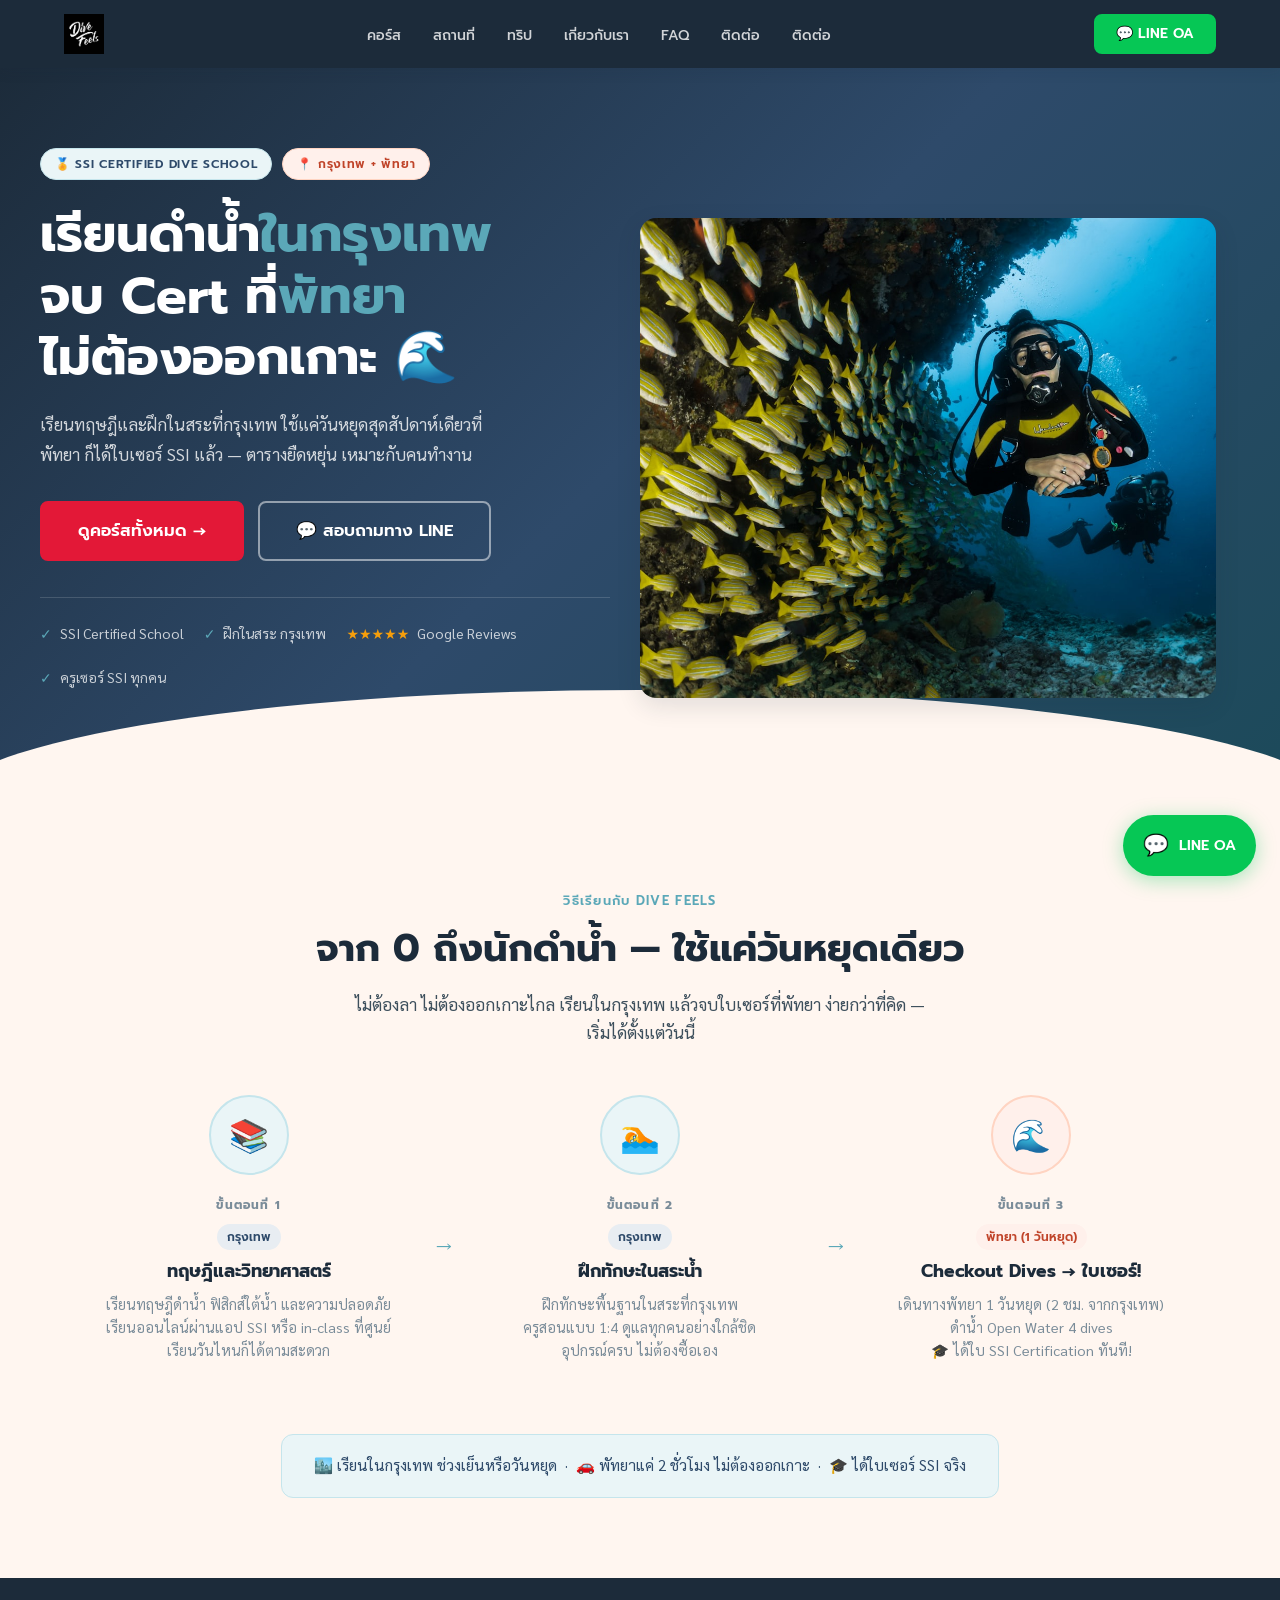
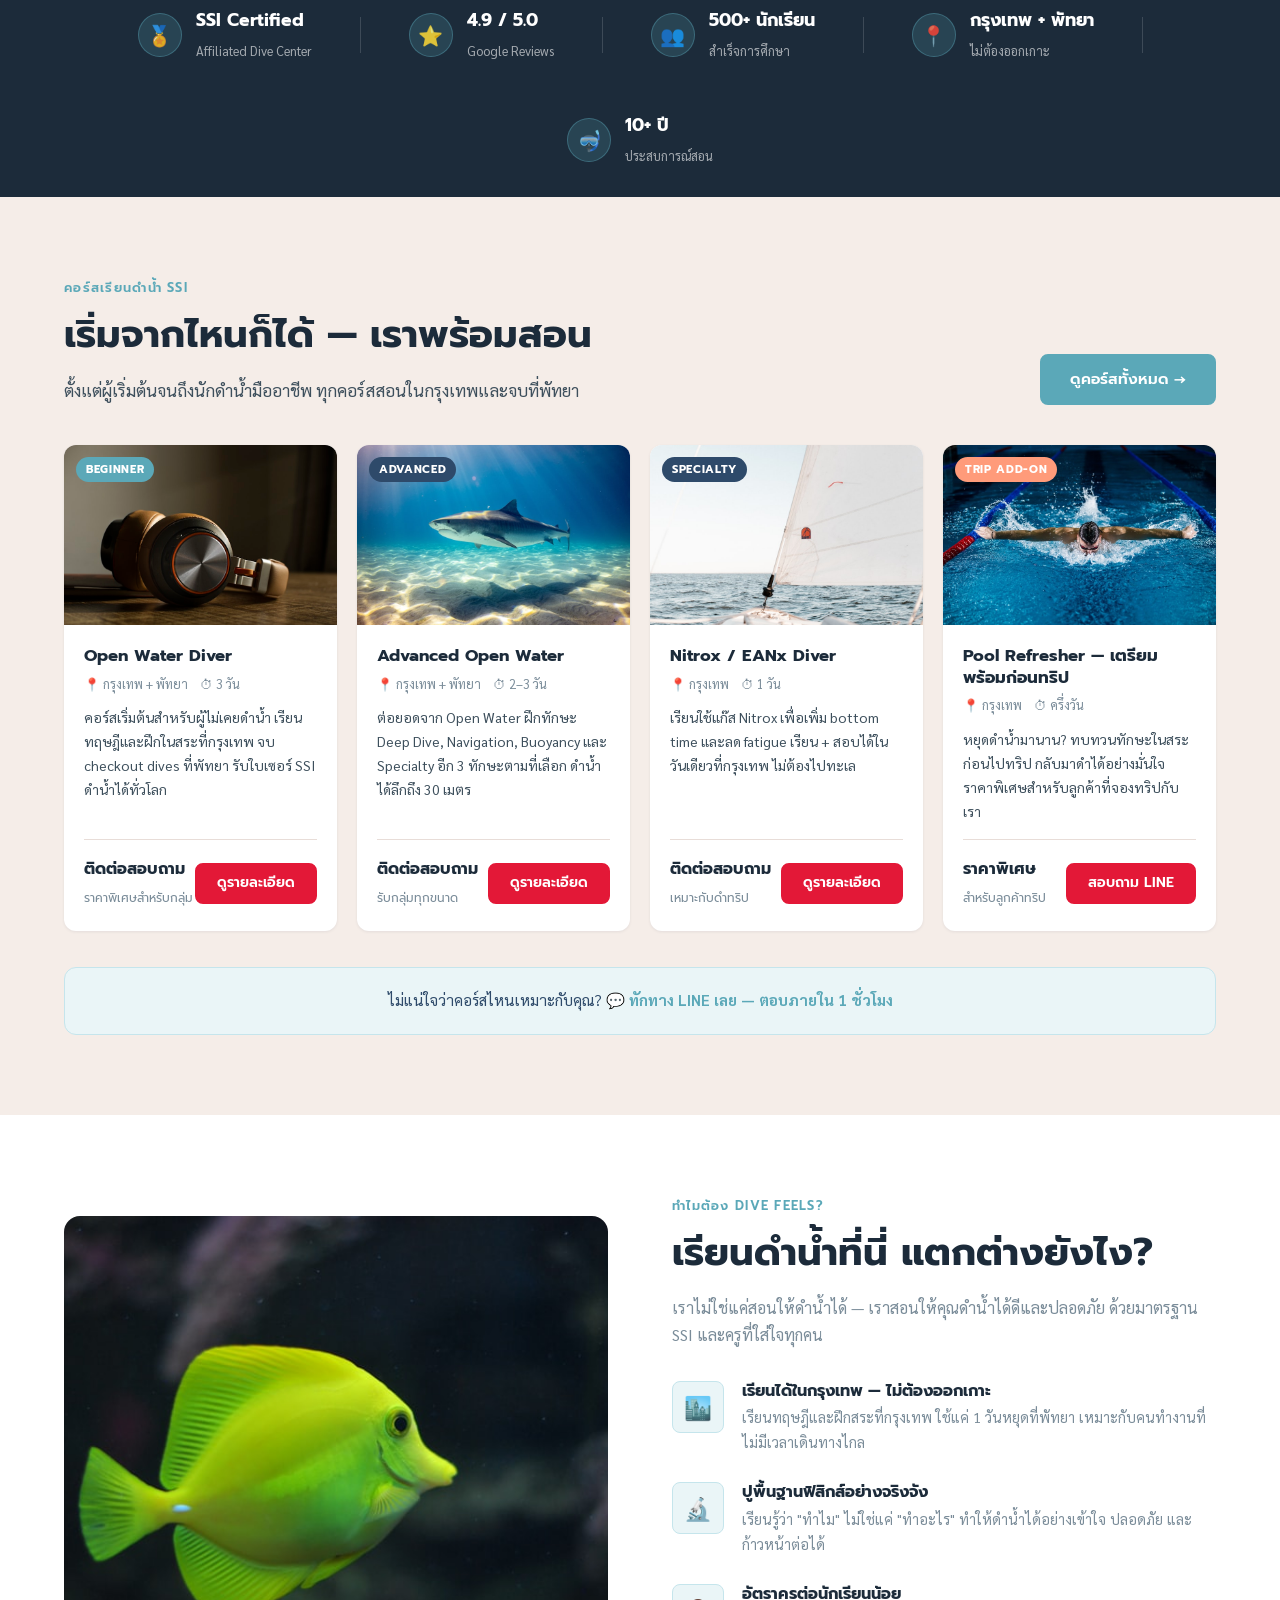
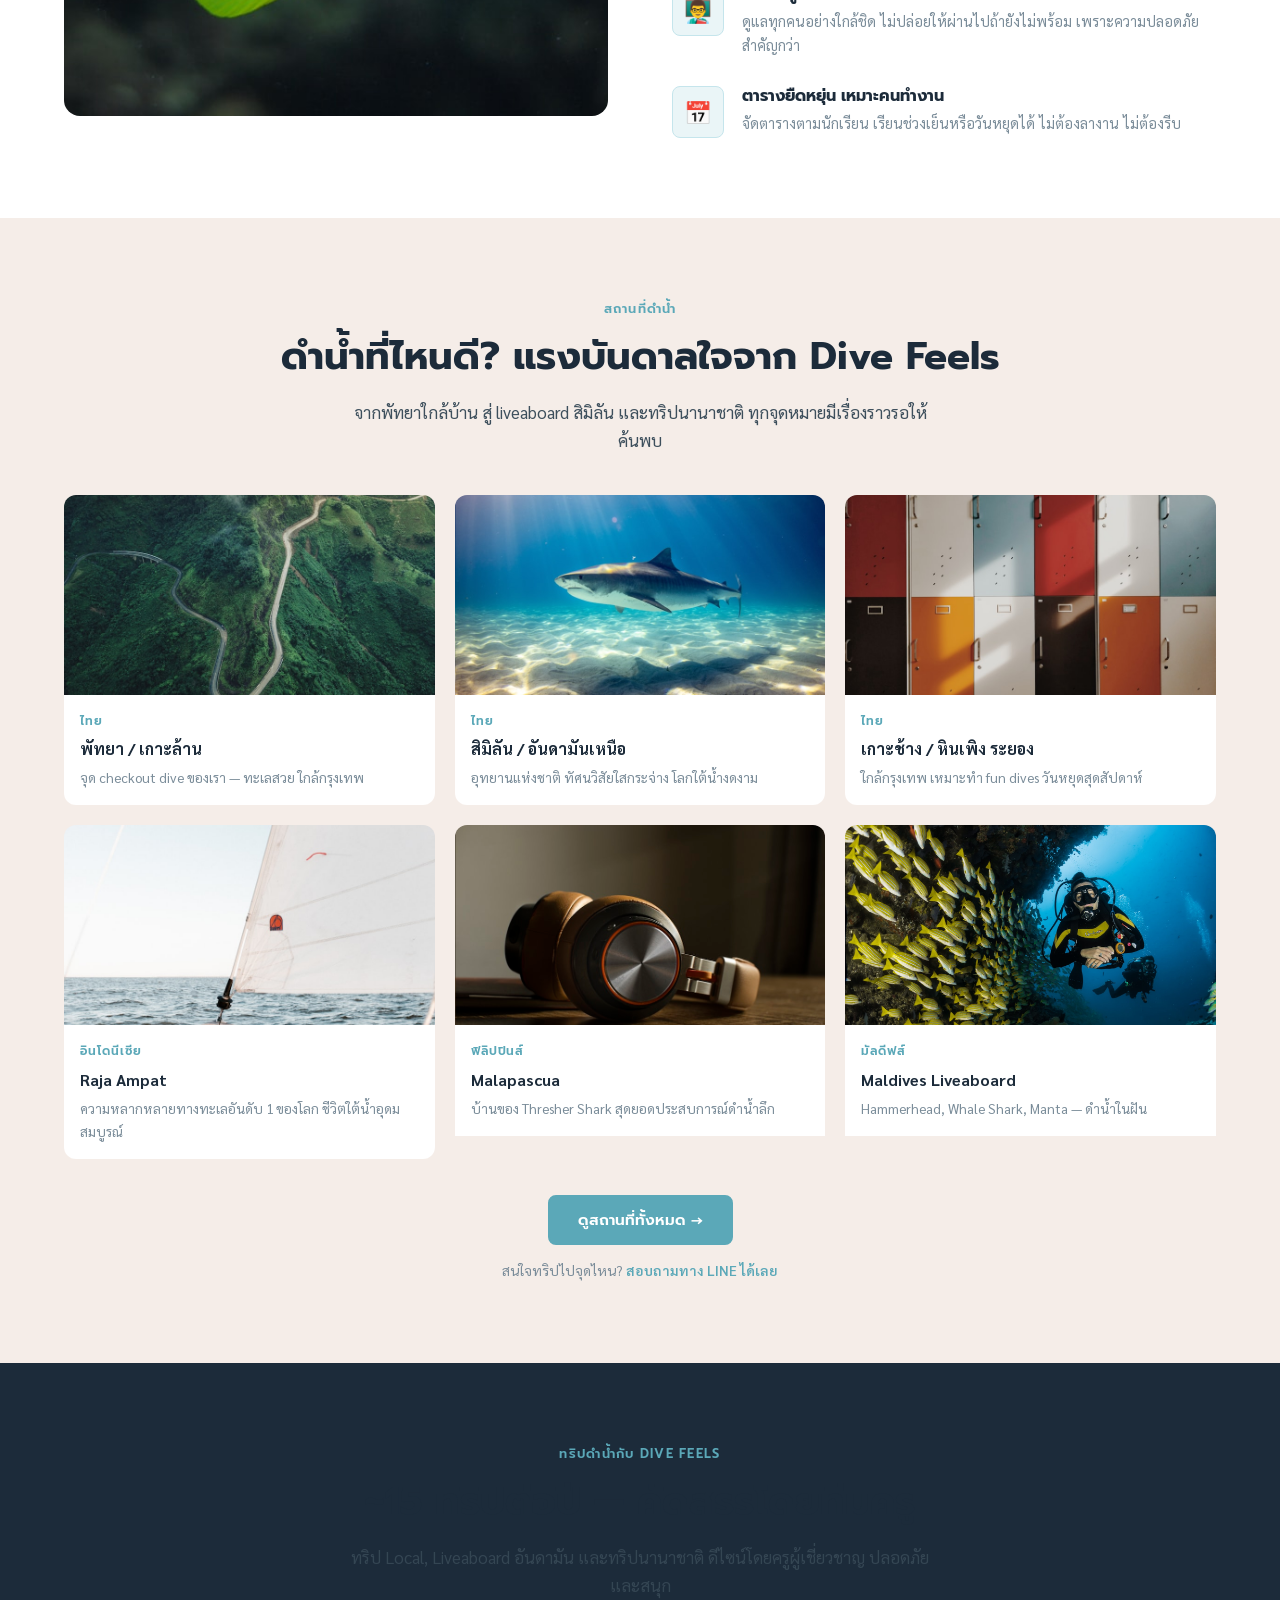
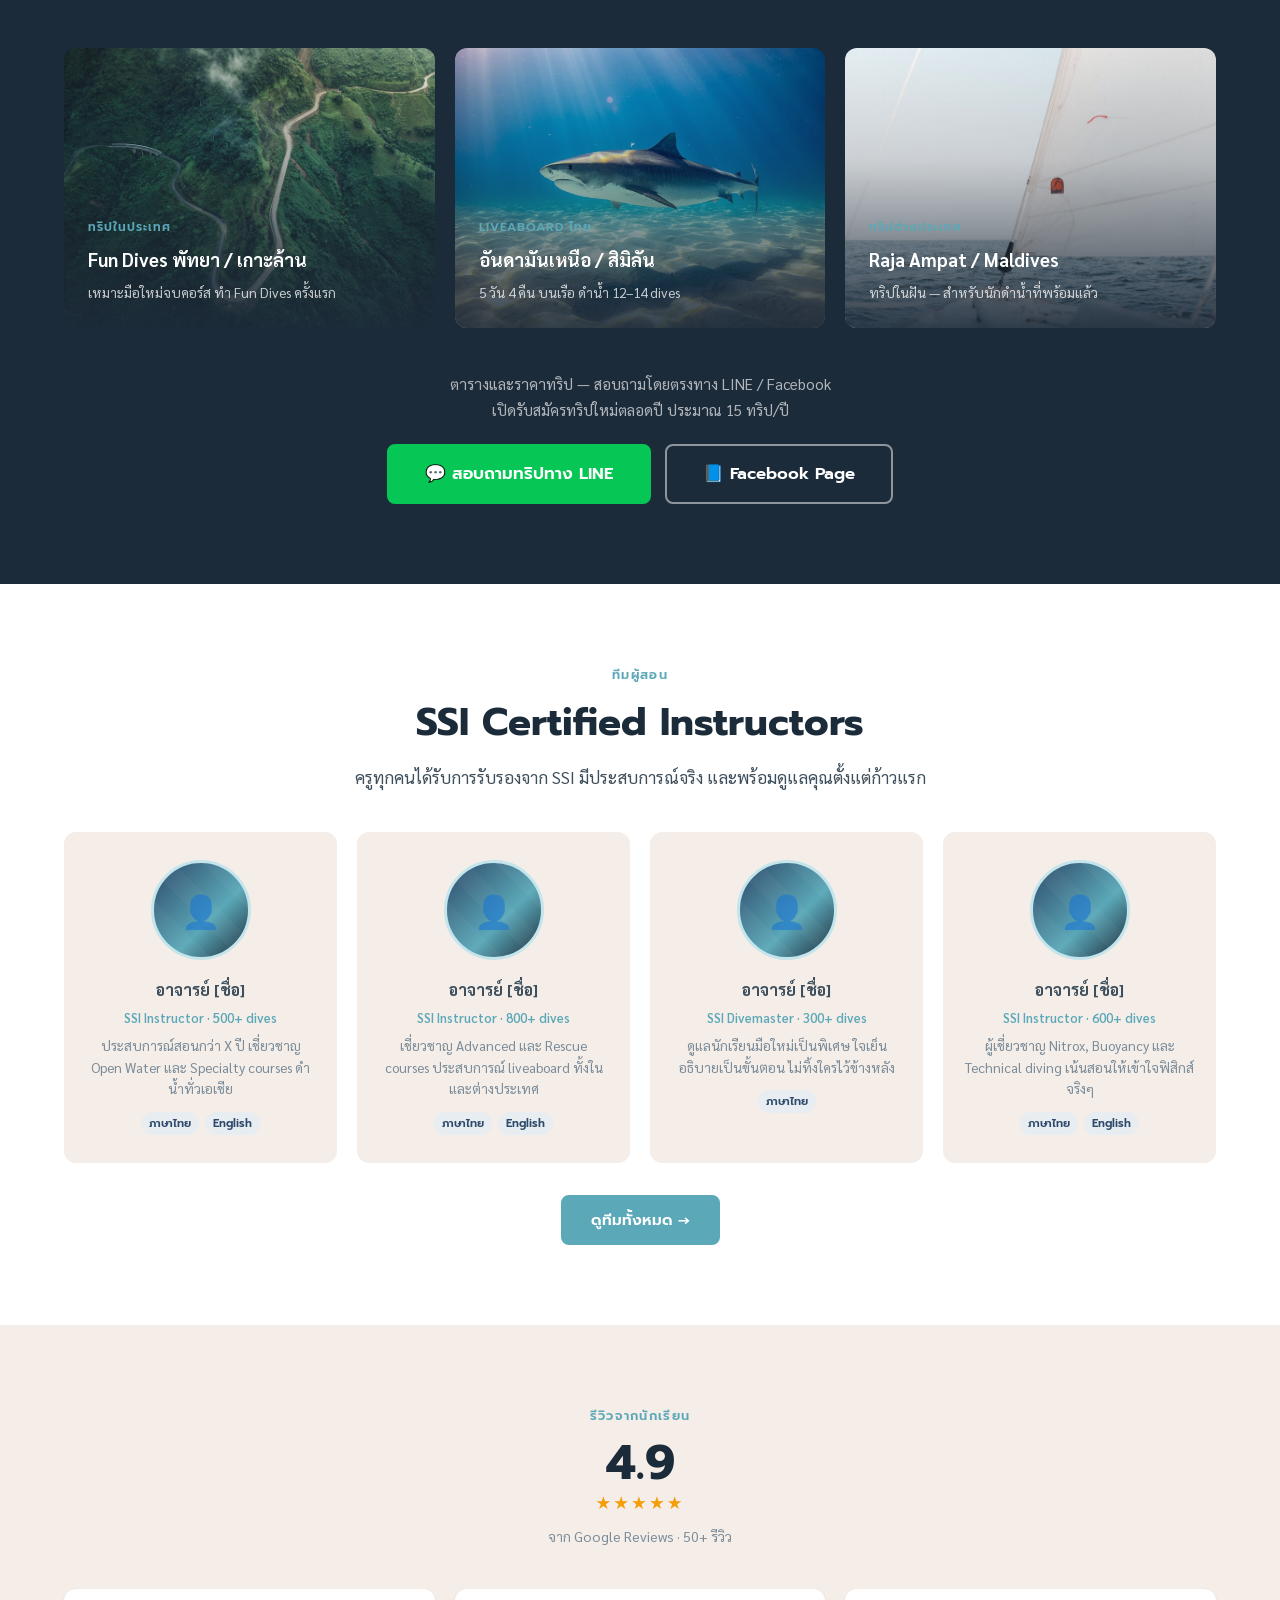
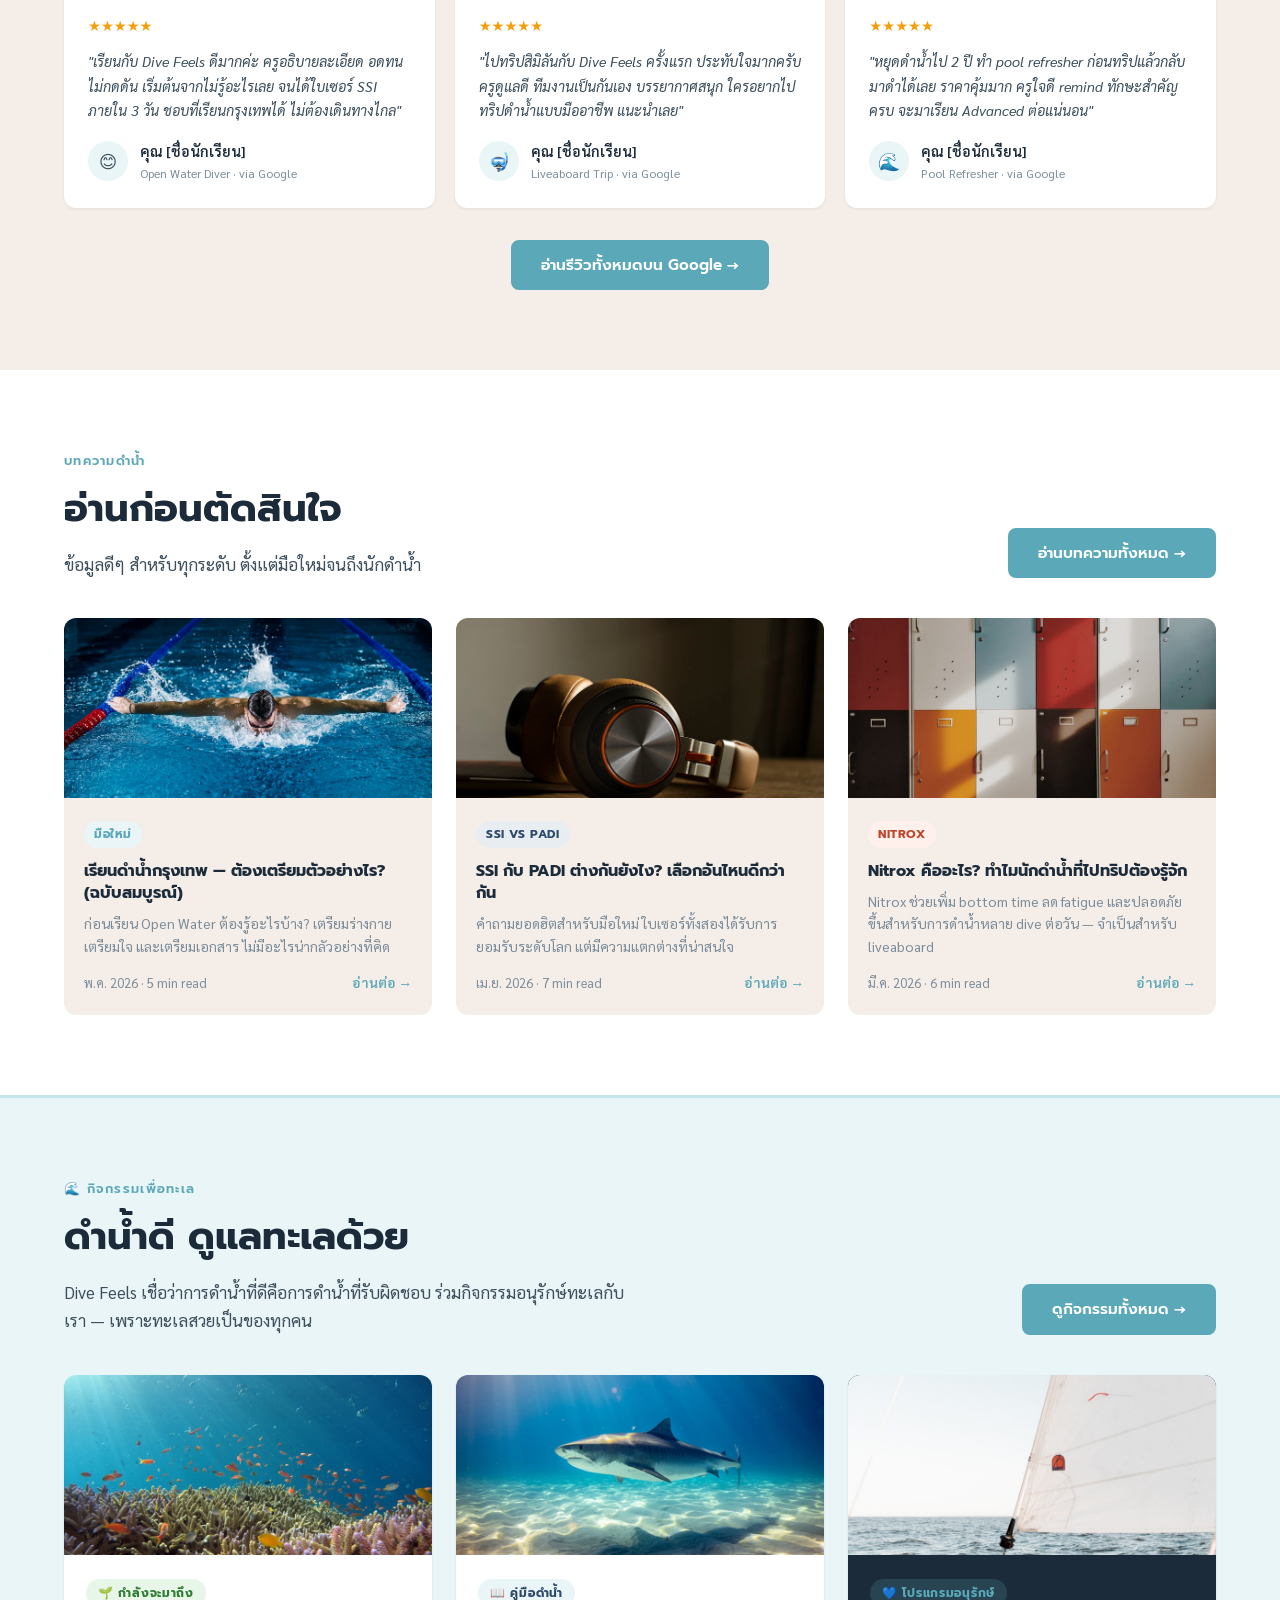
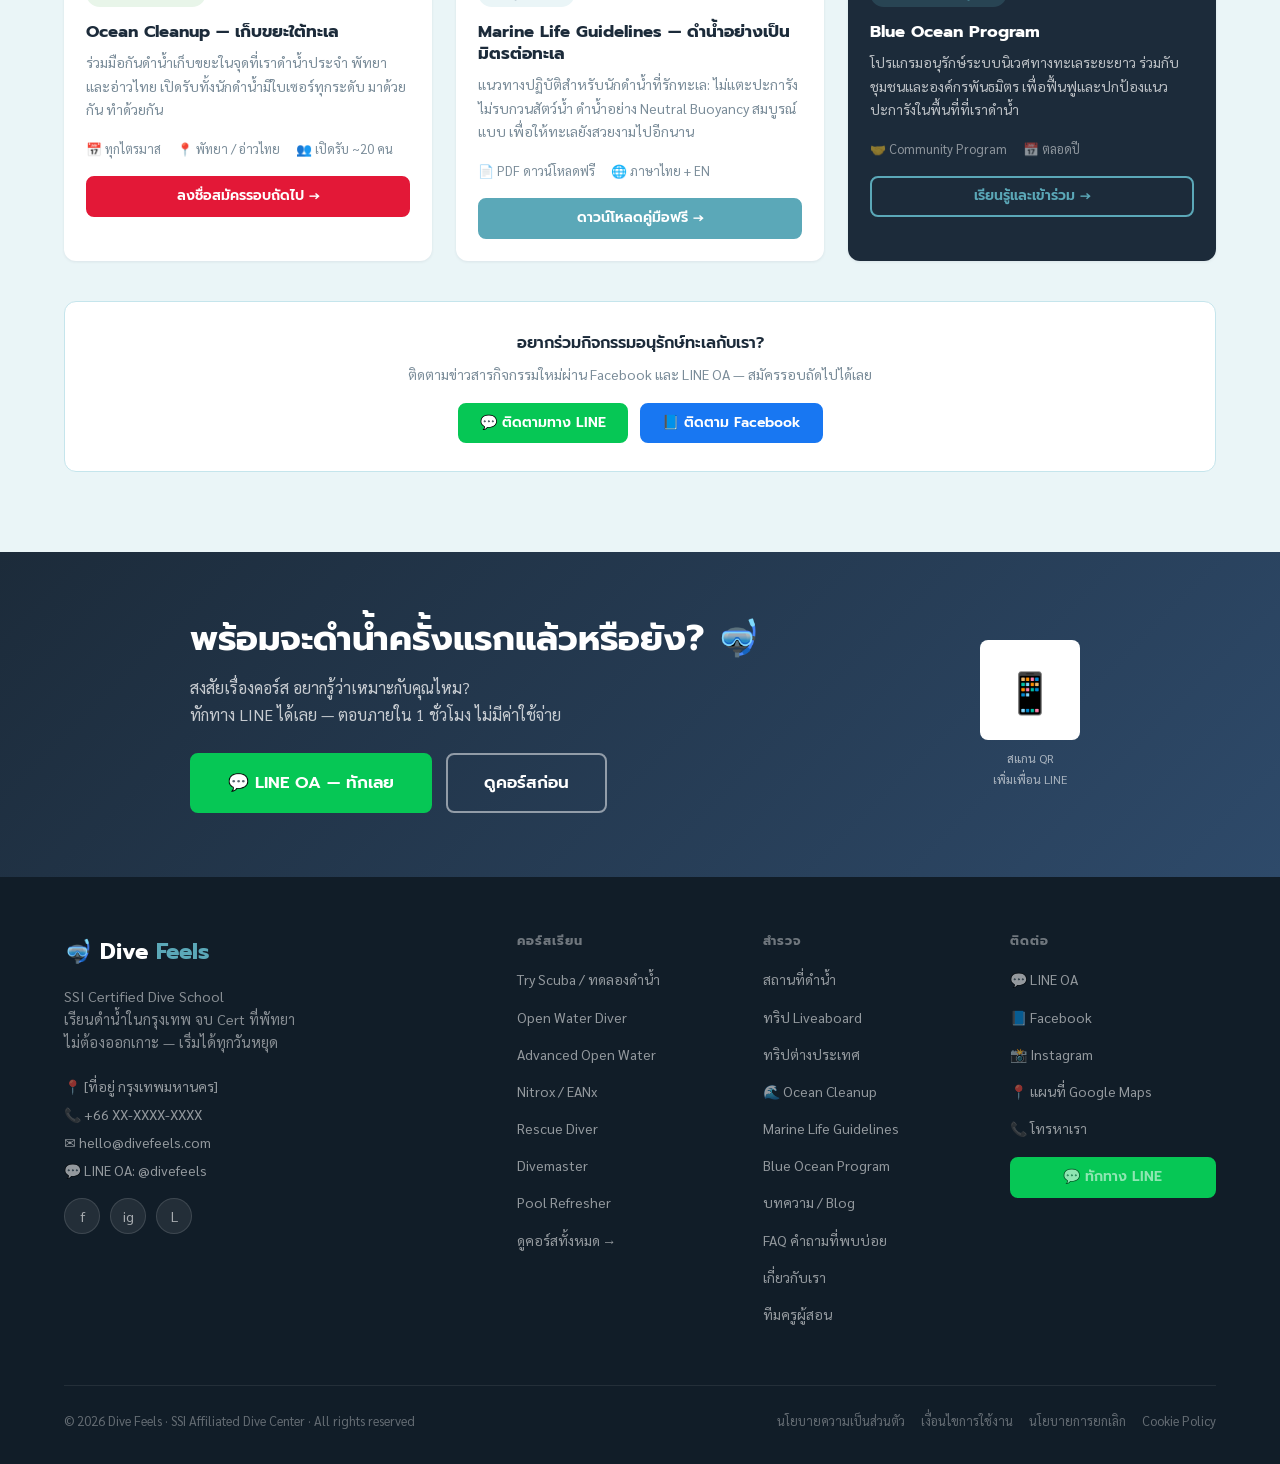
<file: index.html>
<!DOCTYPE html>
<html lang="th">
<head>
  <meta charset="UTF-8">
  <meta name="viewport" content="width=device-width, initial-scale=1.0">
  <title>เรียนดำน้ำกรุงเทพ จบ cert พัทยา | Dive Feels — SSI Certified Dive School</title>
  <meta name="description" content="เรียนดำน้ำในกรุงเทพ ฝึกในสระ จบ cert ที่พัทยา ไม่ต้องออกเกาะ SSI Certified School ตารางยืดหยุ่น ทีมครูมืออาชีพ สอบถามทาง LINE ได้เลย">

  <!-- Google Fonts: Prompt (headings) + Sarabun (body) -->
  <link rel="preconnect" href="https://fonts.googleapis.com">
  <link rel="preconnect" href="https://fonts.gstatic.com" crossorigin>
  <link href="https://fonts.googleapis.com/css2?family=Prompt:wght@400;500;600;700&family=Sarabun:ital,wght@0,300;0,400;0,500;0,600;1,400&display=swap" rel="stylesheet">

  <style>
    /* ══════════════════════════════════════════════
       DESIGN TOKENS (from design-tokens.css)
    ══════════════════════════════════════════════ */
    :root {
      --color-navy-deep:    #1C2B3A;
      --color-navy-ocean:   #2E4A6A;
      --color-teal:         #5BA8B8;
      --color-red:          #E31837;
      --color-coral:        #FF9B7A;
      --color-bg:           #FFF6F0;
      --color-white:        #FFFFFF;
      --color-surface:      #F5EDE8;
      --color-border:       #E8DDD8;
      --color-text-primary: #1C2B3A;
      --color-text-body:    #3D4F5C;
      --color-text-muted:   #7A8C99;
      --color-text-on-dark: #FFFFFF;
      --color-cta:          #E31837;
      --color-cta-hover:    #C4142E;
      --color-link:         #5BA8B8;
      --color-teal-tint-1:  #EAF5F7;
      --color-teal-tint-2:  #C5E5EC;
      --color-coral-tint-1: #FFF0EB;
      --color-navy-tint-1:  #E8EDF2;
      --font-heading: 'Prompt', system-ui, sans-serif;
      --font-body:    'Sarabun', system-ui, sans-serif;
      --shadow-sm: 0 1px 3px rgba(28,43,58,.08);
      --shadow-md: 0 4px 12px rgba(28,43,58,.10);
      --shadow-lg: 0 8px 24px rgba(28,43,58,.12);
      --radius-sm: 4px;
      --radius-md: 8px;
      --radius-lg: 12px;
      --radius-xl: 16px;
      --radius-full: 9999px;
      --transition-base: 250ms ease;
    }

    /* ══════════════════════════════════════════════
       RESET & BASE
    ══════════════════════════════════════════════ */
    *, *::before, *::after { box-sizing: border-box; margin: 0; padding: 0; }
    html { scroll-behavior: smooth; }
    body {
      font-family: var(--font-body);
      font-size: 1rem;
      line-height: 1.7;
      color: var(--color-text-body);
      background: var(--color-bg);
    }
    img { max-width: 100%; height: auto; display: block; }
    a { color: var(--color-link); text-decoration: none; transition: color var(--transition-base); }
    a:hover { color: var(--color-teal); }
    h1,h2,h3,h4,h5 { font-family: var(--font-heading); color: var(--color-text-primary); line-height: 1.3; }

    /* ══════════════════════════════════════════════
       UTILITIES
    ══════════════════════════════════════════════ */
    .container { max-width: 1200px; margin: 0 auto; padding: 0 24px; }
    .section-pad { padding: 80px 0; }
    .section-pad-sm { padding: 56px 0; }
    .text-center { text-align: center; }
    .text-white { color: var(--color-text-on-dark); }
    .badge {
      display: inline-flex; align-items: center; gap: 6px;
      background: var(--color-teal-tint-1); color: var(--color-navy-ocean);
      font-size: .75rem; font-weight: 600; font-family: var(--font-heading);
      letter-spacing: .06em; text-transform: uppercase;
      padding: 5px 14px; border-radius: var(--radius-full);
      border: 1px solid var(--color-teal-tint-2);
    }
    .section-label {
      font-family: var(--font-heading); font-size: .8rem; font-weight: 600;
      letter-spacing: .1em; text-transform: uppercase; color: var(--color-teal);
      margin-bottom: 12px; display: block;
    }
    .section-title {
      font-size: clamp(1.75rem, 3vw, 2.5rem); font-weight: 700;
      color: var(--color-text-primary); margin-bottom: 16px;
    }
    .section-sub {
      font-size: 1.05rem; color: var(--color-text-body);
      max-width: 580px; line-height: 1.7;
    }
    .grid-2 { display: grid; grid-template-columns: 1fr 1fr; gap: 24px; }
    .grid-3 { display: grid; grid-template-columns: repeat(3, 1fr); gap: 24px; }
    .grid-4 { display: grid; grid-template-columns: repeat(4, 1fr); gap: 20px; }

    /* ══════════════════════════════════════════════
       BUTTONS
    ══════════════════════════════════════════════ */
    .btn {
      display: inline-flex; align-items: center; justify-content: center; gap: 8px;
      font-family: var(--font-heading); font-size: .95rem; font-weight: 600;
      padding: 14px 28px; border-radius: var(--radius-md);
      border: 2px solid transparent; cursor: pointer;
      transition: all var(--transition-base); text-decoration: none; line-height: 1.2;
      white-space: nowrap;
    }
    .btn-primary {
      background: var(--color-cta); color: #fff; border-color: var(--color-cta);
    }
    .btn-primary:hover { background: var(--color-cta-hover); border-color: var(--color-cta-hover); color: #fff; }
    .btn-outline {
      background: transparent; color: var(--color-white);
      border-color: rgba(255,255,255,.5);
    }
    .btn-outline:hover { background: rgba(255,255,255,.1); border-color: #fff; color: #fff; }
    .btn-teal { background: var(--color-teal); color: #fff; border-color: var(--color-teal); }
    .btn-teal:hover { background: #4A8F9E; border-color: #4A8F9E; color: #fff; }
    .btn-line { background: #06C755; color: #fff; border-color: #06C755; }
    .btn-line:hover { background: #05A947; border-color: #05A947; color: #fff; }
    .btn-sm { padding: 10px 20px; font-size: .875rem; }
    .btn-lg { padding: 18px 36px; font-size: 1.05rem; }

    /* ══════════════════════════════════════════════
       PLACEHOLDER IMAGES (for draft)
    ══════════════════════════════════════════════ */
    .img-placeholder {
      background: linear-gradient(135deg, #2E4A6A 0%, #5BA8B8 60%, #1C2B3A 100%);
      display: flex; align-items: center; justify-content: center;
      color: rgba(255,255,255,.6); font-size: .8rem; font-family: var(--font-body);
      text-align: center; position: relative; overflow: hidden;
    }
    .img-placeholder[style*="background-image"]::after { display: none; }
    .img-placeholder::after {
      content: '';
      position: absolute; inset: 0;
      background: repeating-linear-gradient(
        45deg, transparent, transparent 20px,
        rgba(255,255,255,.03) 20px, rgba(255,255,255,.03) 40px
      );
    }

    /* ══════════════════════════════════════════════
       STICKY NAV
    ══════════════════════════════════════════════ */
    #nav {
      position: sticky; top: 0; z-index: 100;
      background: var(--color-navy-deep);
      box-shadow: var(--shadow-md);
      transition: background var(--transition-base);
    }
    .nav-inner {
      display: flex; align-items: center; justify-content: space-between;
      padding: 0 24px; max-width: 1200px; margin: 0 auto; height: 68px;
    }
    .nav-logo {
      font-family: var(--font-heading); font-size: 1.5rem; font-weight: 700;
      color: #fff; letter-spacing: -.01em;
      display: flex; align-items: center; gap: 10px;
    }
    .nav-logo span { color: var(--color-teal); }
    .nav-logo-mark {
      height: 40px; width: auto; display: block; flex-shrink: 0;
    }
    .nav-links {
      display: flex; align-items: center; gap: 4px; list-style: none;
    }
    .nav-links a {
      color: rgba(255,255,255,.8); font-family: var(--font-heading);
      font-size: .875rem; font-weight: 500;
      padding: 8px 14px; border-radius: var(--radius-sm);
      transition: all var(--transition-base);
    }
    .nav-links a:hover { color: #fff; background: rgba(255,255,255,.08); }
    .nav-cta { display: flex; align-items: center; gap: 10px; }
    .nav-hamburger {
      display: none; background: none; border: none;
      color: #fff; font-size: 1.5rem; cursor: pointer; padding: 6px;
    }

    /* ══════════════════════════════════════════════
       HERO
    ══════════════════════════════════════════════ */
    #hero {
      background: var(--color-navy-ocean);
      position: relative; overflow: hidden;
      min-height: 600px; display: flex; align-items: center;
    }
    .hero-bg {
      position: absolute; inset: 0;
      background: linear-gradient(135deg, #1C2B3A 0%, #2E4A6A 50%, #1C4A5A 100%);
    }
    /* Decorative wave */
    .hero-wave {
      position: absolute; bottom: 0; left: 0; right: 0; height: 120px;
      background: var(--color-bg);
      clip-path: ellipse(55% 100% at 50% 100%);
    }
    /* Decorative bubbles */
    .hero-bubbles {
      position: absolute; right: 5%; top: 10%; width: 45%; height: 85%;
      display: flex; align-items: center; justify-content: center;
    }
    .hero-photo {
      width: 100%; height: 480px; border-radius: var(--radius-xl);
      box-shadow: var(--shadow-lg);
      position: relative; overflow: hidden;
    }
    .hero-content { position: relative; z-index: 2; padding: 80px 24px 120px; }
    .hero-inner { max-width: 1200px; margin: 0 auto; display: grid; grid-template-columns: 1fr 1fr; gap: 60px; align-items: center; }
    .hero-badge-row { display: flex; gap: 10px; margin-bottom: 24px; flex-wrap: wrap; }
    .hero-h1 {
      font-family: var(--font-heading); font-size: clamp(2rem, 4.5vw, 3.2rem);
      font-weight: 700; color: #fff; line-height: 1.2; margin-bottom: 20px;
    }
    .hero-h1 em { color: var(--color-teal); font-style: normal; }
    .hero-sub {
      font-size: 1.05rem; color: rgba(255,255,255,.8);
      margin-bottom: 32px; max-width: 480px; line-height: 1.8;
    }
    .hero-ctas { display: flex; gap: 14px; flex-wrap: wrap; margin-bottom: 36px; }
    .hero-trust {
      display: flex; gap: 20px; flex-wrap: wrap; align-items: center;
      padding-top: 24px; border-top: 1px solid rgba(255,255,255,.15);
    }
    .hero-trust-item {
      display: flex; align-items: center; gap: 8px;
      color: rgba(255,255,255,.75); font-size: .875rem;
    }
    .hero-trust-item svg, .hero-trust-item .icon { color: var(--color-teal); }

    /* ══════════════════════════════════════════════
       HOW IT WORKS
    ══════════════════════════════════════════════ */
    #how-it-works { background: var(--color-bg); }
    .hiw-steps {
      display: grid; grid-template-columns: 1fr auto 1fr auto 1fr; gap: 0;
      align-items: start; margin-top: 48px;
    }
    .hiw-step { text-align: center; padding: 0 16px; }
    .hiw-icon-wrap {
      width: 80px; height: 80px; border-radius: 50%;
      margin: 0 auto 20px;
      display: flex; align-items: center; justify-content: center;
      font-size: 2rem;
    }
    .hiw-icon-wrap.step-1 { background: var(--color-teal-tint-1); border: 2px solid var(--color-teal-tint-2); }
    .hiw-icon-wrap.step-2 { background: var(--color-teal-tint-1); border: 2px solid var(--color-teal-tint-2); }
    .hiw-icon-wrap.step-3 { background: var(--color-coral-tint-1); border: 2px solid #FFD4C2; }
    .hiw-step-num {
      font-family: var(--font-heading); font-size: .75rem; font-weight: 700;
      letter-spacing: .1em; text-transform: uppercase; color: var(--color-text-muted);
      margin-bottom: 6px;
    }
    .hiw-step-location {
      display: inline-block; background: var(--color-navy-tint-1);
      color: var(--color-navy-ocean); font-size: .75rem; font-weight: 600;
      padding: 3px 10px; border-radius: var(--radius-full); margin-bottom: 10px;
      font-family: var(--font-heading);
    }
    .hiw-step-location.pattaya { background: var(--color-coral-tint-1); color: #C0442A; }
    .hiw-step h3 { font-size: 1.1rem; font-weight: 700; margin-bottom: 10px; }
    .hiw-step p { font-size: .9rem; color: var(--color-text-muted); line-height: 1.6; }
    .hiw-arrow {
      display: flex; align-items: center; padding-top: 30px; color: var(--color-teal);
      font-size: 1.5rem; align-self: center;
    }
    .hiw-note {
      text-align: center; margin-top: 36px;
      background: var(--color-teal-tint-1); border: 1px solid var(--color-teal-tint-2);
      border-radius: var(--radius-lg); padding: 18px 32px;
      font-size: .95rem; color: var(--color-navy-ocean);
      display: inline-block;
    }

    /* ══════════════════════════════════════════════
       TRUST STRIP
    ══════════════════════════════════════════════ */
    #trust-strip {
      background: var(--color-navy-deep); padding: 28px 0;
    }
    .trust-items {
      display: flex; align-items: center; justify-content: center;
      gap: 48px; flex-wrap: wrap;
    }
    .trust-item {
      display: flex; align-items: center; gap: 14px; color: rgba(255,255,255,.85);
    }
    .trust-item-icon {
      width: 44px; height: 44px; border-radius: 50%;
      background: rgba(91,168,184,.2); border: 1px solid rgba(91,168,184,.4);
      display: flex; align-items: center; justify-content: center; font-size: 1.25rem;
      flex-shrink: 0;
    }
    .trust-item-text strong { display: block; font-family: var(--font-heading); font-size: 1.1rem; color: #fff; }
    .trust-item-text span { font-size: .8rem; color: rgba(255,255,255,.6); }
    .trust-divider { width: 1px; height: 36px; background: rgba(255,255,255,.15); }

    /* ══════════════════════════════════════════════
       COURSES
    ══════════════════════════════════════════════ */
    #courses { background: var(--color-surface); }
    .courses-header {
      display: flex; justify-content: space-between; align-items: flex-end;
      margin-bottom: 40px; gap: 24px; flex-wrap: wrap;
    }
    .course-cards { display: grid; grid-template-columns: repeat(4, 1fr); gap: 20px; }
    .course-card {
      background: var(--color-white); border-radius: var(--radius-lg);
      overflow: hidden; box-shadow: var(--shadow-sm);
      transition: transform var(--transition-base), box-shadow var(--transition-base);
      display: flex; flex-direction: column;
    }
    .course-card:hover { transform: translateY(-4px); box-shadow: var(--shadow-lg); }
    .course-card-img { height: 180px; position: relative; }
    .course-card-badge {
      position: absolute; top: 12px; left: 12px;
      background: var(--color-navy-deep); color: #fff;
      font-size: .7rem; font-weight: 700; font-family: var(--font-heading);
      letter-spacing: .06em; text-transform: uppercase;
      padding: 3px 10px; border-radius: var(--radius-full);
    }
    .course-card-badge.beginner { background: var(--color-teal); }
    .course-card-badge.specialty { background: var(--color-navy-ocean); }
    .course-card-badge.refresher { background: var(--color-coral); }
    .course-card-badge.pro { background: var(--color-navy-deep); }
    .course-card-body { padding: 20px; flex: 1; display: flex; flex-direction: column; }
    .course-card-title { font-size: 1.05rem; font-weight: 700; margin-bottom: 6px; }
    .course-card-meta {
      display: flex; gap: 12px; margin-bottom: 12px; flex-wrap: wrap;
    }
    .course-meta-item {
      font-size: .8rem; color: var(--color-text-muted);
      display: flex; align-items: center; gap: 4px;
    }
    .course-card-desc { font-size: .875rem; color: var(--color-text-body); flex: 1; margin-bottom: 16px; }
    .course-card-footer {
      display: flex; align-items: center; justify-content: space-between;
      padding-top: 16px; border-top: 1px solid var(--color-border);
    }
    .course-price { font-family: var(--font-heading); font-weight: 700; color: var(--color-navy-deep); font-size: 1rem; }
    .course-price span { font-size: .75rem; font-weight: 400; color: var(--color-text-muted); }

    /* ══════════════════════════════════════════════
       WHY DIVE FEELS
    ══════════════════════════════════════════════ */
    #why { background: var(--color-white); }
    .why-grid { display: grid; grid-template-columns: 1fr 1fr; gap: 64px; align-items: center; }
    .why-image { height: 500px; border-radius: var(--radius-xl); overflow: hidden; }
    .why-points { display: flex; flex-direction: column; gap: 28px; margin-top: 32px; }
    .why-point { display: flex; gap: 18px; }
    .why-point-icon {
      width: 52px; height: 52px; border-radius: var(--radius-md);
      background: var(--color-teal-tint-1); border: 1px solid var(--color-teal-tint-2);
      display: flex; align-items: center; justify-content: center;
      font-size: 1.4rem; flex-shrink: 0;
    }
    .why-point-text h4 { font-size: 1rem; font-weight: 700; margin-bottom: 4px; }
    .why-point-text p { font-size: .9rem; color: var(--color-text-muted); }

    /* ══════════════════════════════════════════════
       DESTINATIONS
    ══════════════════════════════════════════════ */
    #destinations { background: var(--color-surface); }
    .dest-grid { display: grid; grid-template-columns: repeat(3, 1fr); gap: 20px; }
    .dest-card {
      border-radius: var(--radius-lg); overflow: hidden; position: relative;
      cursor: pointer; transition: transform var(--transition-base);
      display: flex; flex-direction: column;
    }
    .dest-card:hover { transform: translateY(-4px); }
    .dest-card:hover .dest-overlay { opacity: 1; }
    .dest-img { height: 200px; }
    .dest-overlay {
      position: absolute; inset: 0; background: rgba(28,43,58,.5);
      opacity: 0; transition: opacity var(--transition-base);
      display: flex; align-items: center; justify-content: center;
    }
    .dest-info { padding: 16px; background: var(--color-white); }
    .dest-region {
      font-size: .75rem; font-weight: 600; font-family: var(--font-heading);
      letter-spacing: .08em; text-transform: uppercase; color: var(--color-teal);
      margin-bottom: 4px;
    }
    .dest-name { font-size: 1rem; font-weight: 700; color: var(--color-text-primary); margin-bottom: 4px; }
    .dest-tagline { font-size: .85rem; color: var(--color-text-muted); }

    /* ══════════════════════════════════════════════
       INSTRUCTORS
    ══════════════════════════════════════════════ */
    #instructors { background: var(--color-white); }
    .instructor-cards { display: grid; grid-template-columns: repeat(4, 1fr); gap: 20px; }
    .instructor-card {
      text-align: center; padding: 28px 20px;
      background: var(--color-surface); border-radius: var(--radius-lg);
      transition: transform var(--transition-base), box-shadow var(--transition-base);
    }
    .instructor-card:hover { transform: translateY(-4px); box-shadow: var(--shadow-md); }
    .instructor-photo {
      width: 100px; height: 100px; border-radius: 50%; margin: 0 auto 16px;
      border: 3px solid var(--color-teal-tint-2); overflow: hidden;
    }
    .instructor-name { font-size: 1rem; font-weight: 700; margin-bottom: 4px; }
    .instructor-cert { font-size: .8rem; color: var(--color-teal); font-weight: 600; margin-bottom: 6px; }
    .instructor-bio { font-size: .85rem; color: var(--color-text-muted); line-height: 1.6; }
    .instructor-langs {
      margin-top: 12px; display: flex; gap: 6px; justify-content: center; flex-wrap: wrap;
    }
    .lang-tag {
      background: var(--color-navy-tint-1); color: var(--color-navy-ocean);
      font-size: .7rem; font-weight: 600; font-family: var(--font-heading);
      padding: 2px 8px; border-radius: var(--radius-full);
    }

    /* ══════════════════════════════════════════════
       REVIEWS
    ══════════════════════════════════════════════ */
    #reviews { background: var(--color-surface); }
    .reviews-header { text-align: center; margin-bottom: 40px; }
    .stars { color: #F59E0B; font-size: 1.1rem; letter-spacing: 2px; }
    .overall-rating { font-family: var(--font-heading); font-size: 3rem; font-weight: 700; color: var(--color-navy-deep); line-height: 1; }
    .review-cards { display: grid; grid-template-columns: repeat(3, 1fr); gap: 20px; }
    .review-card {
      background: var(--color-white); border-radius: var(--radius-lg);
      padding: 24px; box-shadow: var(--shadow-sm);
    }
    .review-stars { color: #F59E0B; font-size: .9rem; margin-bottom: 12px; }
    .review-text { font-size: .9rem; color: var(--color-text-body); line-height: 1.7; margin-bottom: 16px; font-style: italic; }
    .review-author { display: flex; align-items: center; gap: 12px; }
    .review-avatar {
      width: 40px; height: 40px; border-radius: 50%; overflow: hidden;
      background: var(--color-teal-tint-1);
      display: flex; align-items: center; justify-content: center;
      font-size: 1.1rem;
    }
    .review-name { font-weight: 600; font-size: .9rem; color: var(--color-text-primary); }
    .review-via { font-size: .75rem; color: var(--color-text-muted); }

    /* ══════════════════════════════════════════════
       TRIPS TEASER
    ══════════════════════════════════════════════ */
    #trips { background: var(--color-navy-deep); }
    .trips-header { text-align: center; margin-bottom: 48px; }
    .trips-grid { display: grid; grid-template-columns: repeat(3, 1fr); gap: 20px; }
    .trip-card {
      border-radius: var(--radius-lg); overflow: hidden; position: relative;
      min-height: 280px; display: flex; flex-direction: column; justify-content: flex-end;
      cursor: pointer;
    }
    .trip-img { position: absolute; inset: 0; }
    .trip-gradient {
      position: absolute; inset: 0;
      background: linear-gradient(to top, rgba(28,43,58,.9) 0%, rgba(28,43,58,.2) 60%, transparent 100%);
    }
    .trip-info { position: relative; z-index: 2; padding: 24px; }
    .trip-region {
      font-size: .75rem; font-weight: 600; font-family: var(--font-heading);
      letter-spacing: .08em; text-transform: uppercase; color: var(--color-teal);
      margin-bottom: 6px;
    }
    .trip-name { font-size: 1.15rem; font-weight: 700; color: #fff; margin-bottom: 6px; }
    .trip-tagline { font-size: .85rem; color: rgba(255,255,255,.75); }

    /* ══════════════════════════════════════════════
       BLOG TEASER
    ══════════════════════════════════════════════ */
    #blog { background: var(--color-white); }
    .blog-cards { display: grid; grid-template-columns: repeat(3, 1fr); gap: 24px; }
    .blog-card {
      background: var(--color-surface); border-radius: var(--radius-lg);
      overflow: hidden; transition: transform var(--transition-base), box-shadow var(--transition-base);
    }
    .blog-card:hover { transform: translateY(-4px); box-shadow: var(--shadow-md); }
    .blog-img { height: 180px; }
    .blog-body { padding: 20px; }
    .blog-tag {
      display: inline-block; background: var(--color-teal-tint-1);
      color: var(--color-teal); font-size: .75rem; font-weight: 700;
      font-family: var(--font-heading); letter-spacing: .05em; text-transform: uppercase;
      padding: 3px 10px; border-radius: var(--radius-full); margin-bottom: 12px;
    }
    .blog-tag.coral { background: var(--color-coral-tint-1); color: #C0442A; }
    .blog-tag.navy { background: var(--color-navy-tint-1); color: var(--color-navy-ocean); }
    .blog-title { font-size: 1rem; font-weight: 700; margin-bottom: 8px; line-height: 1.4; }
    .blog-excerpt { font-size: .875rem; color: var(--color-text-muted); margin-bottom: 14px; line-height: 1.6; }
    .blog-meta { font-size: .8rem; color: var(--color-text-muted); }
    .blog-read-more { color: var(--color-teal); font-weight: 600; font-size: .875rem; }
    .blog-read-more:hover { color: var(--color-navy-ocean); }

    /* ══════════════════════════════════════════════
       LINE CTA BANNER
    ══════════════════════════════════════════════ */
    #cta-banner {
      background: linear-gradient(135deg, #1C2B3A 0%, #2E4A6A 100%);
      padding: 64px 0;
    }
    .cta-banner-inner {
      display: flex; align-items: center; gap: 48px;
      max-width: 900px; margin: 0 auto; flex-wrap: wrap; justify-content: center;
    }
    .cta-banner-text { flex: 1; min-width: 280px; }
    .cta-banner-title { font-size: clamp(1.5rem, 3vw, 2.2rem); font-weight: 700; color: #fff; margin-bottom: 12px; }
    .cta-banner-sub { font-size: 1rem; color: rgba(255,255,255,.75); margin-bottom: 24px; }
    .cta-banner-actions { display: flex; gap: 14px; flex-wrap: wrap; }
    .cta-qr {
      width: 120px; flex-shrink: 0; text-align: center;
    }
    .cta-qr-box {
      width: 100px; height: 100px; background: #fff; border-radius: var(--radius-md);
      margin: 0 auto 8px;
      display: flex; align-items: center; justify-content: center;
      font-size: 2.5rem;
    }
    .cta-qr-label { font-size: .75rem; color: rgba(255,255,255,.6); }

    /* ══════════════════════════════════════════════
       FOOTER
    ══════════════════════════════════════════════ */
    #footer { background: #111D28; padding: 56px 0 32px; }
    .footer-grid {
      display: grid; grid-template-columns: 2fr 1fr 1fr 1fr; gap: 40px;
      margin-bottom: 48px;
    }
    .footer-logo {
      font-family: var(--font-heading); font-size: 1.4rem; font-weight: 700;
      color: #fff; margin-bottom: 14px; display: flex; align-items: center; gap: 8px;
    }
    .footer-logo span { color: var(--color-teal); }
    .footer-tagline { font-size: .9rem; color: rgba(255,255,255,.5); margin-bottom: 18px; line-height: 1.6; }
    .footer-contact p { font-size: .875rem; color: rgba(255,255,255,.55); line-height: 2; }
    .footer-contact a { color: rgba(255,255,255,.55); }
    .footer-contact a:hover { color: var(--color-teal); }
    .footer-social { display: flex; gap: 10px; margin-top: 14px; }
    .footer-social a {
      width: 36px; height: 36px; border-radius: 50%;
      background: rgba(255,255,255,.08); border: 1px solid rgba(255,255,255,.12);
      display: flex; align-items: center; justify-content: center;
      color: rgba(255,255,255,.6); font-size: .9rem;
      transition: all var(--transition-base);
    }
    .footer-social a:hover { background: var(--color-teal); border-color: var(--color-teal); color: #fff; }
    .footer-col h4 {
      font-family: var(--font-heading); font-size: .8rem; font-weight: 700;
      letter-spacing: .08em; text-transform: uppercase; color: rgba(255,255,255,.4);
      margin-bottom: 16px;
    }
    .footer-col ul { list-style: none; }
    .footer-col li { margin-bottom: 10px; }
    .footer-col a { color: rgba(255,255,255,.55); font-size: .875rem; transition: color var(--transition-base); }
    .footer-col a:hover { color: var(--color-teal); }
    .footer-bottom {
      border-top: 1px solid rgba(255,255,255,.08); padding-top: 24px;
      display: flex; justify-content: space-between; align-items: center;
      flex-wrap: wrap; gap: 12px;
      font-size: .8rem; color: rgba(255,255,255,.35);
    }
    .footer-bottom a { color: rgba(255,255,255,.35); }
    .footer-bottom a:hover { color: rgba(255,255,255,.6); }

    /* ══════════════════════════════════════════════
       STICKY LINE BUTTON
    ══════════════════════════════════════════════ */
    #sticky-line {
      position: fixed; bottom: 24px; right: 24px; z-index: 200;
    }
    .sticky-line-btn {
      display: flex; align-items: center; gap: 10px;
      background: #06C755; color: #fff;
      padding: 13px 20px; border-radius: var(--radius-full);
      box-shadow: 0 4px 20px rgba(6,199,85,.35);
      font-family: var(--font-heading); font-weight: 600; font-size: .9rem;
      text-decoration: none; transition: all var(--transition-base);
      border: none; cursor: pointer;
    }
    .sticky-line-btn:hover { transform: scale(1.05); box-shadow: 0 6px 24px rgba(6,199,85,.45); color: #fff; }
    .sticky-line-icon { font-size: 1.3rem; }

    /* ══════════════════════════════════════════════
       MOBILE MENU (hidden by default)
    ══════════════════════════════════════════════ */
    #mobile-menu {
      display: none; position: fixed; inset: 0; z-index: 99;
      background: var(--color-navy-deep); padding: 100px 32px 40px;
      flex-direction: column; gap: 8px;
    }
    #mobile-menu.open { display: flex; }
    #mobile-menu a {
      color: rgba(255,255,255,.8); font-family: var(--font-heading);
      font-size: 1.2rem; font-weight: 500; padding: 14px 0;
      border-bottom: 1px solid rgba(255,255,255,.08);
    }
    #mobile-menu a:hover { color: var(--color-teal); }

    /* ══════════════════════════════════════════════
       RESPONSIVE
    ══════════════════════════════════════════════ */
    @media (max-width: 1024px) {
      .course-cards { grid-template-columns: repeat(2, 1fr); }
      .instructor-cards { grid-template-columns: repeat(2, 1fr); }
      .footer-grid { grid-template-columns: 1fr 1fr; }
    }

    @media (max-width: 768px) {
      .nav-links, .nav-cta .btn { display: none; }
      .nav-hamburger { display: block; }
      .hero-inner { grid-template-columns: 1fr; gap: 32px; }
      .hero-bubbles { display: none; }
      .hero-content { padding: 56px 24px 80px; }
      .hiw-steps { grid-template-columns: 1fr; gap: 24px; }
      .hiw-arrow { display: none; }
      .why-grid { grid-template-columns: 1fr; }
      .why-image { height: 300px; }
      .course-cards { grid-template-columns: 1fr; }
      .dest-grid { grid-template-columns: 1fr 1fr; }
      .trips-grid { grid-template-columns: 1fr; }
      .review-cards { grid-template-columns: 1fr; }
      .blog-cards { grid-template-columns: 1fr; }
      .instructor-cards { grid-template-columns: 1fr 1fr; }
      .trust-items { gap: 24px; }
      .trust-divider { display: none; }
      .footer-grid { grid-template-columns: 1fr; gap: 32px; }
      .footer-bottom { flex-direction: column; text-align: center; }
      .cta-banner-inner { flex-direction: column; text-align: center; }
      .cta-banner-actions { justify-content: center; }
      .section-pad { padding: 56px 0; }
    }

    @media (max-width: 480px) {
      .dest-grid { grid-template-columns: 1fr; }
      .instructor-cards { grid-template-columns: 1fr; }
      .hero-ctas { flex-direction: column; }
      .hero-ctas .btn { width: 100%; text-align: center; justify-content: center; }
    }
  </style>
</head>
<body>

<!-- ══════════════════════════════
     STICKY NAVIGATION
══════════════════════════════ -->
<nav id="nav">
  <div class="nav-inner">
    <a href="#" class="nav-logo" aria-label="Dive Feels Home">
      <img class="nav-logo-mark" src="assets/images/logo.png" alt="Dive Feels Logo"
           onerror="this.style.display='none'; this.nextSibling.style.display='flex';">
      <span style="display:none; align-items:center; gap:6px;">🤿 Dive <em style="color:var(--color-teal);font-style:normal;">Feels</em></span>
    </a>

    <ul class="nav-links">
      <li><a href="#courses">คอร์ส</a></li>
      <li><a href="#destinations">สถานที่</a></li>
      <li><a href="#trips">ทริป</a></li>
      <li><a href="about.html">เกี่ยวกับเรา</a></li>
      <li><a href="faq.html">FAQ</a></li>
      <li><a href="contact.html">ติดต่อ</a></li>
      <li><a href="#footer">ติดต่อ</a></li>
    </ul>

    <div class="nav-cta">
      <a href="https://lin.ee/8X48Hij" class="btn btn-line btn-sm" target="_blank" rel="noopener">
        💬 LINE OA
      </a>
    </div>

    <button class="nav-hamburger" onclick="document.getElementById('mobile-menu').classList.toggle('open')" aria-label="เมนู">
      ☰
    </button>
  </div>
</nav>

<!-- Mobile Menu -->
<div id="mobile-menu" role="navigation">
  <a href="#courses" onclick="document.getElementById('mobile-menu').classList.remove('open')">คอร์สเรียนดำน้ำ</a>
  <a href="#destinations" onclick="document.getElementById('mobile-menu').classList.remove('open')">สถานที่ดำน้ำ</a>
  <a href="#trips" onclick="document.getElementById('mobile-menu').classList.remove('open')">ทริปดำน้ำ</a>
  <a href="#why" onclick="document.getElementById('mobile-menu').classList.remove('open')">เกี่ยวกับเรา</a>
  <a href="#conservation" onclick="document.getElementById('mobile-menu').classList.remove('open')">🌊 อนุรักษ์ทะเล</a>
  <a href="#blog" onclick="document.getElementById('mobile-menu').classList.remove('open')">บทความ</a>
  <a href="#footer" onclick="document.getElementById('mobile-menu').classList.remove('open')">ติดต่อ</a>
  <a href="https://lin.ee/8X48Hij" class="btn btn-line" style="margin-top:16px; text-align:center; justify-content:center;" target="_blank">💬 สอบถามทาง LINE</a>
</div>


<!-- ══════════════════════════════
     HERO
══════════════════════════════ -->
<section id="hero">
  <div class="hero-bg"></div>

  <div class="hero-content" style="width:100%;">
    <div class="hero-inner">
      <!-- Left: copy -->
      <div>
        <div class="hero-badge-row">
          <span class="badge">🏅 SSI Certified Dive School</span>
          <span class="badge" style="background:var(--color-coral-tint-1); color:#C0442A; border-color:#FFD4C2;">📍 กรุงเทพ + พัทยา</span>
        </div>

        <h1 class="hero-h1">
          เรียนดำน้ำ<em>ในกรุงเทพ</em><br>
          จบ Cert ที่<em>พัทยา</em><br>
          ไม่ต้องออกเกาะ 🌊
        </h1>

        <p class="hero-sub">
          เรียนทฤษฎีและฝึกในสระที่กรุงเทพ ใช้แค่วันหยุดสุดสัปดาห์เดียวที่พัทยา
          ก็ได้ใบเซอร์ SSI แล้ว — ตารางยืดหยุ่น เหมาะกับคนทำงาน
        </p>

        <div class="hero-ctas">
          <a href="#courses" class="btn btn-primary btn-lg">ดูคอร์สทั้งหมด →</a>
          <a href="https://lin.ee/8X48Hij" class="btn btn-outline btn-lg" target="_blank" rel="noopener">💬 สอบถามทาง LINE</a>
        </div>

        <div class="hero-trust">
          <div class="hero-trust-item">
            <span style="color:var(--color-teal);">✓</span>
            SSI Certified School
          </div>
          <div class="hero-trust-item">
            <span style="color:var(--color-teal);">✓</span>
            ฝึกในสระ กรุงเทพ
          </div>
          <div class="hero-trust-item">
            <span style="color:#F59E0B;">★★★★★</span>
            Google Reviews
          </div>
          <div class="hero-trust-item">
            <span style="color:var(--color-teal);">✓</span>
            ครูเซอร์ SSI ทุกคน
          </div>
        </div>
      </div>

      <!-- Right: hero photo -->
      <div class="hero-bubbles">
        <div class="hero-photo img-placeholder" style="background-image:url('assets/images/hero-underwater.jpg');background-size:cover;background-position:center;"></div>
      </div>
    </div>
  </div>

  <div class="hero-wave"></div>
</section>


<!-- ══════════════════════════════
     HOW IT WORKS
══════════════════════════════ -->
<section id="how-it-works" class="section-pad">
  <div class="container">
    <div class="text-center">
      <span class="section-label">วิธีเรียนกับ Dive Feels</span>
      <h2 class="section-title">จาก 0 ถึงนักดำน้ำ — ใช้แค่วันหยุดเดียว</h2>
      <p class="section-sub" style="margin:0 auto;">
        ไม่ต้องลา ไม่ต้องออกเกาะไกล เรียนในกรุงเทพ แล้วจบใบเซอร์ที่พัทยา
        ง่ายกว่าที่คิด — เริ่มได้ตั้งแต่วันนี้
      </p>
    </div>

    <div class="hiw-steps">
      <!-- Step 1 -->
      <div class="hiw-step">
        <div class="hiw-icon-wrap step-1">📚</div>
        <div class="hiw-step-num">ขั้นตอนที่ 1</div>
        <div class="hiw-step-location">กรุงเทพ</div>
        <h3>ทฤษฎีและวิทยาศาสตร์</h3>
        <p>เรียนทฤษฎีดำน้ำ ฟิสิกส์ใต้น้ำ และความปลอดภัย<br>
        เรียนออนไลน์ผ่านแอป SSI หรือ in-class ที่ศูนย์<br>
        เรียนวันไหนก็ได้ตามสะดวก</p>
      </div>

      <div class="hiw-arrow">→</div>

      <!-- Step 2 -->
      <div class="hiw-step">
        <div class="hiw-icon-wrap step-2">🏊</div>
        <div class="hiw-step-num">ขั้นตอนที่ 2</div>
        <div class="hiw-step-location">กรุงเทพ</div>
        <h3>ฝึกทักษะในสระน้ำ</h3>
        <p>ฝึกทักษะพื้นฐานในสระที่กรุงเทพ<br>
        ครูสอนแบบ 1:4 ดูแลทุกคนอย่างใกล้ชิด<br>
        อุปกรณ์ครบ ไม่ต้องซื้อเอง</p>
      </div>

      <div class="hiw-arrow">→</div>

      <!-- Step 3 -->
      <div class="hiw-step">
        <div class="hiw-icon-wrap step-3">🌊</div>
        <div class="hiw-step-num">ขั้นตอนที่ 3</div>
        <div class="hiw-step-location pattaya">พัทยา (1 วันหยุด)</div>
        <h3>Checkout Dives → ใบเซอร์!</h3>
        <p>เดินทางพัทยา 1 วันหยุด (2 ชม. จากกรุงเทพ)<br>
        ดำน้ำ Open Water 4 dives<br>
        🎓 ได้ใบ SSI Certification ทันที!</p>
      </div>
    </div>

    <div class="text-center" style="margin-top:36px;">
      <div class="hiw-note">
        🏙️ เรียนในกรุงเทพ ช่วงเย็นหรือวันหยุด &nbsp;·&nbsp; 🚗 พัทยาแค่ 2 ชั่วโมง ไม่ต้องออกเกาะ &nbsp;·&nbsp; 🎓 ได้ใบเซอร์ SSI จริง
      </div>
    </div>
  </div>
</section>


<!-- ══════════════════════════════
     TRUST STRIP
══════════════════════════════ -->
<div id="trust-strip">
  <div class="container">
    <div class="trust-items">
      <div class="trust-item">
        <div class="trust-item-icon">🏅</div>
        <div class="trust-item-text">
          <strong>SSI Certified</strong>
          <span>Affiliated Dive Center</span>
        </div>
      </div>
      <div class="trust-divider"></div>
      <div class="trust-item">
        <div class="trust-item-icon">⭐</div>
        <div class="trust-item-text">
          <strong>4.9 / 5.0</strong>
          <span>Google Reviews</span>
        </div>
      </div>
      <div class="trust-divider"></div>
      <div class="trust-item">
        <div class="trust-item-icon">👥</div>
        <div class="trust-item-text">
          <strong>500+ นักเรียน</strong>
          <span>สำเร็จการศึกษา</span>
        </div>
      </div>
      <div class="trust-divider"></div>
      <div class="trust-item">
        <div class="trust-item-icon">📍</div>
        <div class="trust-item-text">
          <strong>กรุงเทพ + พัทยา</strong>
          <span>ไม่ต้องออกเกาะ</span>
        </div>
      </div>
      <div class="trust-divider"></div>
      <div class="trust-item">
        <div class="trust-item-icon">🤿</div>
        <div class="trust-item-text">
          <strong>10+ ปี</strong>
          <span>ประสบการณ์สอน</span>
        </div>
      </div>
    </div>
  </div>
</div>


<!-- ══════════════════════════════
     COURSES
══════════════════════════════ -->
<section id="courses" class="section-pad">
  <div class="container">
    <div class="courses-header">
      <div>
        <span class="section-label">คอร์สเรียนดำน้ำ SSI</span>
        <h2 class="section-title">เริ่มจากไหนก็ได้ — เราพร้อมสอน</h2>
        <p class="section-sub">ตั้งแต่ผู้เริ่มต้นจนถึงนักดำน้ำมืออาชีพ ทุกคอร์สสอนในกรุงเทพและจบที่พัทยา</p>
      </div>
      <a href="#" class="btn btn-teal">ดูคอร์สทั้งหมด →</a>
    </div>

    <div class="course-cards">

      <!-- Course 1: Open Water -->
      <div class="course-card">
        <div class="course-card-img img-placeholder" style="background-image:url('assets/images/diver-silhouette.jpg');background-size:cover;background-position:center;">
          <span class="course-card-badge beginner">Beginner</span>
        </div>
        <div class="course-card-body">
          <h3 class="course-card-title">Open Water Diver</h3>
          <div class="course-card-meta">
            <span class="course-meta-item">📍 กรุงเทพ + พัทยา</span>
            <span class="course-meta-item">⏱ 3 วัน</span>
          </div>
          <p class="course-card-desc">
            คอร์สเริ่มต้นสำหรับผู้ไม่เคยดำน้ำ เรียนทฤษฎีและฝึกในสระที่กรุงเทพ
            จบ checkout dives ที่พัทยา รับใบเซอร์ SSI ดำน้ำได้ทั่วโลก
          </p>
          <div class="course-card-footer">
            <div class="course-price">ติดต่อสอบถาม<br><span>ราคาพิเศษสำหรับกลุ่ม</span></div>
            <a href="courses/open-water.html" class="btn btn-primary btn-sm">ดูรายละเอียด</a>
          </div>
        </div>
      </div>

      <!-- Course 2: Advanced OW -->
      <div class="course-card">
        <div class="course-card-img img-placeholder" style="background-image:url('assets/images/coral-reef.jpg');background-size:cover;background-position:center;">
          <span class="course-card-badge specialty">Advanced</span>
        </div>
        <div class="course-card-body">
          <h3 class="course-card-title">Advanced Open Water</h3>
          <div class="course-card-meta">
            <span class="course-meta-item">📍 กรุงเทพ + พัทยา</span>
            <span class="course-meta-item">⏱ 2–3 วัน</span>
          </div>
          <p class="course-card-desc">
            ต่อยอดจาก Open Water ฝึกทักษะ Deep Dive, Navigation, Buoyancy
            และ Specialty อีก 3 ทักษะตามที่เลือก ดำน้ำได้ลึกถึง 30 เมตร
          </p>
          <div class="course-card-footer">
            <div class="course-price">ติดต่อสอบถาม<br><span>รับกลุ่มทุกขนาด</span></div>
            <a href="courses/advanced.html" class="btn btn-primary btn-sm">ดูรายละเอียด</a>
          </div>
        </div>
      </div>

      <!-- Course 3: Nitrox -->
      <div class="course-card">
        <div class="course-card-img img-placeholder" style="background-image:url('assets/images/fish-school.jpg');background-size:cover;background-position:center;">
          <span class="course-card-badge specialty">Specialty</span>
        </div>
        <div class="course-card-body">
          <h3 class="course-card-title">Nitrox / EANx Diver</h3>
          <div class="course-card-meta">
            <span class="course-meta-item">📍 กรุงเทพ</span>
            <span class="course-meta-item">⏱ 1 วัน</span>
          </div>
          <p class="course-card-desc">
            เรียนใช้แก๊ส Nitrox เพื่อเพิ่ม bottom time และลด fatigue
            เรียน + สอบได้ในวันเดียวที่กรุงเทพ ไม่ต้องไปทะเล
          </p>
          <div class="course-card-footer">
            <div class="course-price">ติดต่อสอบถาม<br><span>เหมาะกับดำทริป</span></div>
            <a href="courses/nitrox.html" class="btn btn-primary btn-sm">ดูรายละเอียด</a>
          </div>
        </div>
      </div>

      <!-- Course 4: Trip Refresher -->
      <div class="course-card">
        <div class="course-card-img img-placeholder" style="background-image:url('assets/images/pool-training.jpg');background-size:cover;background-position:center;">
          <span class="course-card-badge refresher">Trip Add-on</span>
        </div>
        <div class="course-card-body">
          <h3 class="course-card-title">Pool Refresher — เตรียมพร้อมก่อนทริป</h3>
          <div class="course-card-meta">
            <span class="course-meta-item">📍 กรุงเทพ</span>
            <span class="course-meta-item">⏱ ครึ่งวัน</span>
          </div>
          <p class="course-card-desc">
            หยุดดำน้ำมานาน? ทบทวนทักษะในสระก่อนไปทริป กลับมาดำได้อย่างมั่นใจ
            ราคาพิเศษสำหรับลูกค้าที่จองทริปกับเรา
          </p>
          <div class="course-card-footer">
            <div class="course-price">ราคาพิเศษ<br><span>สำหรับลูกค้าทริป</span></div>
            <a href="https://lin.ee/divefeels" target="_blank" rel="noopener" class="btn btn-primary btn-sm">สอบถาม LINE</a>
          </div>
        </div>
      </div>

    </div>

    <!-- Course Comparison note -->
    <div style="text-align:center; margin-top:36px; padding:20px; background:var(--color-teal-tint-1); border-radius:var(--radius-lg); border:1px solid var(--color-teal-tint-2);">
      <p style="font-size:.95rem; color:var(--color-navy-ocean);">
        ไม่แน่ใจว่าคอร์สไหนเหมาะกับคุณ?
        <a href="https://lin.ee/8X48Hij" style="color:var(--color-teal); font-weight:700;" target="_blank">
          💬 ทักทาง LINE เลย — ตอบภายใน 1 ชั่วโมง
        </a>
      </p>
    </div>
  </div>
</section>


<!-- ══════════════════════════════
     WHY DIVE FEELS
══════════════════════════════ -->
<section id="why" class="section-pad">
  <div class="container">
    <div class="why-grid">
      <!-- Left: image -->
      <div class="why-image img-placeholder" style="background-image:url('assets/images/scuba-students.jpg');background-size:cover;background-position:center;"></div>

      <!-- Right: content -->
      <div>
        <span class="section-label">ทำไมต้อง Dive Feels?</span>
        <h2 class="section-title">เรียนดำน้ำที่นี่ แตกต่างยังไง?</h2>
        <p style="color:var(--color-text-muted); margin-bottom:8px;">
          เราไม่ใช่แค่สอนให้ดำน้ำได้ — เราสอนให้คุณดำน้ำได้ดีและปลอดภัย
          ด้วยมาตรฐาน SSI และครูที่ใส่ใจทุกคน
        </p>

        <div class="why-points">
          <div class="why-point">
            <div class="why-point-icon">🏙️</div>
            <div class="why-point-text">
              <h4>เรียนได้ในกรุงเทพ — ไม่ต้องออกเกาะ</h4>
              <p>เรียนทฤษฎีและฝึกสระที่กรุงเทพ ใช้แค่ 1 วันหยุดที่พัทยา
              เหมาะกับคนทำงานที่ไม่มีเวลาเดินทางไกล</p>
            </div>
          </div>

          <div class="why-point">
            <div class="why-point-icon">🔬</div>
            <div class="why-point-text">
              <h4>ปูพื้นฐานฟิสิกส์อย่างจริงจัง</h4>
              <p>เรียนรู้ว่า "ทำไม" ไม่ใช่แค่ "ทำอะไร" ทำให้ดำน้ำได้อย่างเข้าใจ
              ปลอดภัย และก้าวหน้าต่อได้</p>
            </div>
          </div>

          <div class="why-point">
            <div class="why-point-icon">👨‍🏫</div>
            <div class="why-point-text">
              <h4>อัตราครูต่อนักเรียนน้อย</h4>
              <p>ดูแลทุกคนอย่างใกล้ชิด ไม่ปล่อยให้ผ่านไปถ้ายังไม่พร้อม
              เพราะความปลอดภัยสำคัญกว่า</p>
            </div>
          </div>

          <div class="why-point">
            <div class="why-point-icon">📅</div>
            <div class="why-point-text">
              <h4>ตารางยืดหยุ่น เหมาะคนทำงาน</h4>
              <p>จัดตารางตามนักเรียน เรียนช่วงเย็นหรือวันหยุดได้
              ไม่ต้องลางาน ไม่ต้องรีบ</p>
            </div>
          </div>
        </div>
      </div>
    </div>
  </div>
</section>


<!-- ══════════════════════════════
     DESTINATIONS
══════════════════════════════ -->
<section id="destinations" class="section-pad">
  <div class="container">
    <div class="text-center" style="margin-bottom:40px;">
      <span class="section-label">สถานที่ดำน้ำ</span>
      <h2 class="section-title">ดำน้ำที่ไหนดี? แรงบันดาลใจจาก Dive Feels</h2>
      <p class="section-sub" style="margin:0 auto;">
        จากพัทยาใกล้บ้าน สู่ liveaboard สิมิลัน และทริปนานาชาติ
        ทุกจุดหมายมีเรื่องราวรอให้ค้นพบ
      </p>
    </div>

    <div class="dest-grid">
      <!-- Thailand -->
      <div class="dest-card">
        <div class="dest-img img-placeholder" style="background-image:url('assets/images/tropical-beach.jpg');background-size:cover;background-position:center;"></div>
        <div class="dest-overlay">
          <span style="color:#fff; font-weight:700; font-family:var(--font-heading);">ดูรายละเอียด →</span>
        </div>
        <div class="dest-info">
          <div class="dest-region">ไทย</div>
          <div class="dest-name">พัทยา / เกาะล้าน</div>
          <div class="dest-tagline">จุด checkout dive ของเรา — ทะเลสวย ใกล้กรุงเทพ</div>
        </div>
      </div>

      <div class="dest-card">
        <div class="dest-img img-placeholder" style="background-image:url('assets/images/coral-reef.jpg');background-size:cover;background-position:center;"></div>
        <div class="dest-overlay">
          <span style="color:#fff; font-weight:700; font-family:var(--font-heading);">ดูรายละเอียด →</span>
        </div>
        <div class="dest-info">
          <div class="dest-region">ไทย</div>
          <div class="dest-name">สิมิลัน / อันดามันเหนือ</div>
          <div class="dest-tagline">อุทยานแห่งชาติ ทัศนวิสัยใสกระจ่าง โลกใต้น้ำงดงาม</div>
        </div>
      </div>

      <div class="dest-card">
        <div class="dest-img img-placeholder" style="background-image:url('assets/images/dive-boat.jpg');background-size:cover;background-position:center;"></div>
        <div class="dest-overlay">
          <span style="color:#fff; font-weight:700; font-family:var(--font-heading);">ดูรายละเอียด →</span>
        </div>
        <div class="dest-info">
          <div class="dest-region">ไทย</div>
          <div class="dest-name">เกาะช้าง / หินเพิง ระยอง</div>
          <div class="dest-tagline">ใกล้กรุงเทพ เหมาะทำ fun dives วันหยุดสุดสัปดาห์</div>
        </div>
      </div>

      <!-- International -->
      <div class="dest-card">
        <div class="dest-img img-placeholder" style="background-image:url('assets/images/fish-school.jpg');background-size:cover;background-position:center;"></div>
        <div class="dest-overlay">
          <span style="color:#fff; font-weight:700; font-family:var(--font-heading);">ดูรายละเอียด →</span>
        </div>
        <div class="dest-info">
          <div class="dest-region">อินโดนีเซีย</div>
          <div class="dest-name">Raja Ampat</div>
          <div class="dest-tagline">ความหลากหลายทางทะเลอันดับ 1 ของโลก ชีวิตใต้น้ำอุดมสมบูรณ์</div>
        </div>
      </div>

      <div class="dest-card">
        <div class="dest-img img-placeholder" style="background-image:url('assets/images/diver-silhouette.jpg');background-size:cover;background-position:center;"></div>
        <div class="dest-overlay">
          <span style="color:#fff; font-weight:700; font-family:var(--font-heading);">ดูรายละเอียด →</span>
        </div>
        <div class="dest-info">
          <div class="dest-region">ฟิลิปปินส์</div>
          <div class="dest-name">Malapascua</div>
          <div class="dest-tagline">บ้านของ Thresher Shark สุดยอดประสบการณ์ดำน้ำลึก</div>
        </div>
      </div>

      <div class="dest-card">
        <div class="dest-img img-placeholder" style="background-image:url('assets/images/hero-underwater.jpg');background-size:cover;background-position:top center;"></div>
        <div class="dest-overlay">
          <span style="color:#fff; font-weight:700; font-family:var(--font-heading);">ดูรายละเอียด →</span>
        </div>
        <div class="dest-info">
          <div class="dest-region">มัลดีฟส์</div>
          <div class="dest-name">Maldives Liveaboard</div>
          <div class="dest-tagline">Hammerhead, Whale Shark, Manta — ดำน้ำในฝัน</div>
        </div>
      </div>
    </div>

    <div class="text-center" style="margin-top:36px;">
      <a href="#" class="btn btn-teal">ดูสถานที่ทั้งหมด →</a>
      <p style="margin-top:14px; font-size:.875rem; color:var(--color-text-muted);">
        สนใจทริปไปจุดไหน?
        <a href="https://lin.ee/8X48Hij" style="color:var(--color-teal); font-weight:600;" target="_blank">สอบถามทาง LINE ได้เลย</a>
      </p>
    </div>
  </div>
</section>


<!-- ══════════════════════════════
     LIVE-ABOARD TRIPS
══════════════════════════════ -->
<section id="trips" class="section-pad" style="background:var(--color-navy-deep);">
  <div class="container">
    <div class="trips-header">
      <span class="section-label" style="color:var(--color-teal);">ทริปดำน้ำกับ Dive Feels</span>
      <h2 class="section-title text-white">~15 ทริปต่อปี — คัดสรรโดยทีมครู</h2>
      <p class="section-sub text-white" style="margin:0 auto; opacity:.75;">
        ทริป Local, Liveaboard อันดามัน และทริปนานาชาติ
        ดีไซน์โดยครูผู้เชี่ยวชาญ ปลอดภัยและสนุก
      </p>
    </div>

    <div class="trips-grid">
      <!-- Trip 1 -->
      <div class="trip-card">
        <div class="trip-img img-placeholder" style="position:absolute; inset:0; height:auto; background-image:url('assets/images/tropical-beach.jpg');background-size:cover;background-position:center;"></div>
        <div class="trip-gradient"></div>
        <div class="trip-info">
          <div class="trip-region">ทริปในประเทศ</div>
          <div class="trip-name">Fun Dives พัทยา / เกาะล้าน</div>
          <div class="trip-tagline">เหมาะมือใหม่จบคอร์ส ทำ Fun Dives ครั้งแรก</div>
        </div>
      </div>

      <!-- Trip 2 -->
      <div class="trip-card">
        <div class="trip-img img-placeholder" style="position:absolute; inset:0; height:auto; background-image:url('assets/images/coral-reef.jpg');background-size:cover;background-position:center;"></div>
        <div class="trip-gradient"></div>
        <div class="trip-info">
          <div class="trip-region">Liveaboard ไทย</div>
          <div class="trip-name">อันดามันเหนือ / สิมิลัน</div>
          <div class="trip-tagline">5 วัน 4 คืน บนเรือ ดำน้ำ 12–14 dives</div>
        </div>
      </div>

      <!-- Trip 3 -->
      <div class="trip-card">
        <div class="trip-img img-placeholder" style="position:absolute; inset:0; height:auto; background-image:url('assets/images/fish-school.jpg');background-size:cover;background-position:center;"></div>
        <div class="trip-gradient"></div>
        <div class="trip-info">
          <div class="trip-region">ทริปต่างประเทศ</div>
          <div class="trip-name">Raja Ampat / Maldives</div>
          <div class="trip-tagline">ทริปในฝัน — สำหรับนักดำน้ำที่พร้อมแล้ว</div>
        </div>
      </div>
    </div>

    <div class="text-center" style="margin-top:44px;">
      <p style="color:rgba(255,255,255,.65); margin-bottom:20px; font-size:.95rem;">
        ตารางและราคาทริป — สอบถามโดยตรงทาง LINE / Facebook<br>
        เปิดรับสมัครทริปใหม่ตลอดปี ประมาณ 15 ทริป/ปี
      </p>
      <div style="display:flex; gap:14px; justify-content:center; flex-wrap:wrap;">
        <a href="https://lin.ee/8X48Hij" class="btn btn-line btn-lg" target="_blank" rel="noopener">💬 สอบถามทริปทาง LINE</a>
        <a href="https://www.facebook.com/divefeels" class="btn btn-outline btn-lg" target="_blank" rel="noopener">📘 Facebook Page</a>
      </div>
    </div>
  </div>
</section>


<!-- ══════════════════════════════
     INSTRUCTORS
══════════════════════════════ -->
<section id="instructors" class="section-pad">
  <div class="container">
    <div class="text-center" style="margin-bottom:40px;">
      <span class="section-label">ทีมผู้สอน</span>
      <h2 class="section-title">SSI Certified Instructors</h2>
      <p class="section-sub" style="margin:0 auto;">
        ครูทุกคนได้รับการรับรองจาก SSI มีประสบการณ์จริง และพร้อมดูแลคุณตั้งแต่ก้าวแรก
      </p>
    </div>

    <div class="instructor-cards">
      <div class="instructor-card">
        <div class="instructor-photo img-placeholder">
          <div style="position:relative;z-index:1;font-size:2rem;">👤</div>
        </div>
        <div class="instructor-name">อาจารย์ [ชื่อ]</div>
        <div class="instructor-cert">SSI Instructor · 500+ dives</div>
        <p class="instructor-bio">ประสบการณ์สอนกว่า X ปี เชี่ยวชาญ Open Water และ Specialty courses ดำน้ำทั่วเอเชีย</p>
        <div class="instructor-langs">
          <span class="lang-tag">ภาษาไทย</span>
          <span class="lang-tag">English</span>
        </div>
      </div>

      <div class="instructor-card">
        <div class="instructor-photo img-placeholder">
          <div style="position:relative;z-index:1;font-size:2rem;">👤</div>
        </div>
        <div class="instructor-name">อาจารย์ [ชื่อ]</div>
        <div class="instructor-cert">SSI Instructor · 800+ dives</div>
        <p class="instructor-bio">เชี่ยวชาญ Advanced และ Rescue courses ประสบการณ์ liveaboard ทั้งในและต่างประเทศ</p>
        <div class="instructor-langs">
          <span class="lang-tag">ภาษาไทย</span>
          <span class="lang-tag">English</span>
        </div>
      </div>

      <div class="instructor-card">
        <div class="instructor-photo img-placeholder">
          <div style="position:relative;z-index:1;font-size:2rem;">👤</div>
        </div>
        <div class="instructor-name">อาจารย์ [ชื่อ]</div>
        <div class="instructor-cert">SSI Divemaster · 300+ dives</div>
        <p class="instructor-bio">ดูแลนักเรียนมือใหม่เป็นพิเศษ ใจเย็น อธิบายเป็นขั้นตอน ไม่ทิ้งใครไว้ข้างหลัง</p>
        <div class="instructor-langs">
          <span class="lang-tag">ภาษาไทย</span>
        </div>
      </div>

      <div class="instructor-card">
        <div class="instructor-photo img-placeholder">
          <div style="position:relative;z-index:1;font-size:2rem;">👤</div>
        </div>
        <div class="instructor-name">อาจารย์ [ชื่อ]</div>
        <div class="instructor-cert">SSI Instructor · 600+ dives</div>
        <p class="instructor-bio">ผู้เชี่ยวชาญ Nitrox, Buoyancy และ Technical diving เน้นสอนให้เข้าใจฟิสิกส์จริงๆ</p>
        <div class="instructor-langs">
          <span class="lang-tag">ภาษาไทย</span>
          <span class="lang-tag">English</span>
        </div>
      </div>
    </div>

    <div class="text-center" style="margin-top:32px;">
      <a href="#" class="btn btn-teal">ดูทีมทั้งหมด →</a>
    </div>
  </div>
</section>


<!-- ══════════════════════════════
     REVIEWS
══════════════════════════════ -->
<section id="reviews" class="section-pad">
  <div class="container">
    <div class="reviews-header">
      <span class="section-label">รีวิวจากนักเรียน</span>
      <div class="overall-rating">4.9</div>
      <div class="stars">★★★★★</div>
      <p style="color:var(--color-text-muted); margin-top:8px; font-size:.875rem;">จาก Google Reviews · 50+ รีวิว</p>
    </div>

    <div class="review-cards">
      <div class="review-card">
        <div class="review-stars">★★★★★</div>
        <p class="review-text">
          "เรียนกับ Dive Feels ดีมากค่ะ ครูอธิบายละเอียด อดทน ไม่กดดัน
          เริ่มต้นจากไม่รู้อะไรเลย จนได้ใบเซอร์ SSI ภายใน 3 วัน
          ชอบที่เรียนกรุงเทพได้ ไม่ต้องเดินทางไกล"
        </p>
        <div class="review-author">
          <div class="review-avatar">😊</div>
          <div>
            <div class="review-name">คุณ [ชื่อนักเรียน]</div>
            <div class="review-via">Open Water Diver · via Google</div>
          </div>
        </div>
      </div>

      <div class="review-card">
        <div class="review-stars">★★★★★</div>
        <p class="review-text">
          "ไปทริปสิมิลันกับ Dive Feels ครั้งแรก ประทับใจมากครับ
          ครูดูแลดี ทีมงานเป็นกันเอง บรรยากาศสนุก
          ใครอยากไปทริปดำน้ำแบบมืออาชีพ แนะนำเลย"
        </p>
        <div class="review-author">
          <div class="review-avatar">🤿</div>
          <div>
            <div class="review-name">คุณ [ชื่อนักเรียน]</div>
            <div class="review-via">Liveaboard Trip · via Google</div>
          </div>
        </div>
      </div>

      <div class="review-card">
        <div class="review-stars">★★★★★</div>
        <p class="review-text">
          "หยุดดำน้ำไป 2 ปี ทำ pool refresher ก่อนทริปแล้วกลับมาดำได้เลย
          ราคาคุ้มมาก ครูใจดี remind ทักษะสำคัญครบ
          จะมาเรียน Advanced ต่อแน่นอน"
        </p>
        <div class="review-author">
          <div class="review-avatar">🌊</div>
          <div>
            <div class="review-name">คุณ [ชื่อนักเรียน]</div>
            <div class="review-via">Pool Refresher · via Google</div>
          </div>
        </div>
      </div>
    </div>

    <div class="text-center" style="margin-top:32px;">
      <a href="#" class="btn btn-teal" target="_blank" rel="noopener">อ่านรีวิวทั้งหมดบน Google →</a>
    </div>
  </div>
</section>


<!-- ══════════════════════════════
     BLOG
══════════════════════════════ -->
<section id="blog" class="section-pad">
  <div class="container">
    <div style="display:flex; justify-content:space-between; align-items:flex-end; margin-bottom:40px; flex-wrap:wrap; gap:16px;">
      <div>
        <span class="section-label">บทความดำน้ำ</span>
        <h2 class="section-title">อ่านก่อนตัดสินใจ</h2>
        <p class="section-sub">ข้อมูลดีๆ สำหรับทุกระดับ ตั้งแต่มือใหม่จนถึงนักดำน้ำ</p>
      </div>
      <a href="#" class="btn btn-teal">อ่านบทความทั้งหมด →</a>
    </div>

    <div class="blog-cards">
      <!-- Blog 1: Persona 1 — Beginner -->
      <div class="blog-card">
        <div class="blog-img img-placeholder" style="background-image:url('assets/images/pool-training.jpg');background-size:cover;background-position:center;"></div>
        <div class="blog-body">
          <span class="blog-tag">มือใหม่</span>
          <h3 class="blog-title">เรียนดำน้ำกรุงเทพ — ต้องเตรียมตัวอย่างไร? (ฉบับสมบูรณ์)</h3>
          <p class="blog-excerpt">ก่อนเรียน Open Water ต้องรู้อะไรบ้าง? เตรียมร่างกาย เตรียมใจ และเตรียมเอกสาร ไม่มีอะไรน่ากลัวอย่างที่คิด</p>
          <div style="display:flex; justify-content:space-between; align-items:center;">
            <span class="blog-meta">พ.ค. 2026 · 5 min read</span>
            <a href="#" class="blog-read-more">อ่านต่อ →</a>
          </div>
        </div>
      </div>

      <!-- Blog 2: SSI vs PADI -->
      <div class="blog-card">
        <div class="blog-img img-placeholder" style="background-image:url('assets/images/diver-silhouette.jpg');background-size:cover;background-position:center;"></div>
        <div class="blog-body">
          <span class="blog-tag navy">SSI vs PADI</span>
          <h3 class="blog-title">SSI กับ PADI ต่างกันยังไง? เลือกอันไหนดีกว่ากัน</h3>
          <p class="blog-excerpt">คำถามยอดฮิตสำหรับมือใหม่ ใบเซอร์ทั้งสองได้รับการยอมรับระดับโลก แต่มีความแตกต่างที่น่าสนใจ</p>
          <div style="display:flex; justify-content:space-between; align-items:center;">
            <span class="blog-meta">เม.ย. 2026 · 7 min read</span>
            <a href="#" class="blog-read-more">อ่านต่อ →</a>
          </div>
        </div>
      </div>

      <!-- Blog 3: Trip Seeker / Nitrox -->
      <div class="blog-card">
        <div class="blog-img img-placeholder" style="background-image:url('assets/images/dive-boat.jpg');background-size:cover;background-position:center;"></div>
        <div class="blog-body">
          <span class="blog-tag coral">Nitrox</span>
          <h3 class="blog-title">Nitrox คืออะไร? ทำไมนักดำน้ำที่ไปทริปต้องรู้จัก</h3>
          <p class="blog-excerpt">Nitrox ช่วยเพิ่ม bottom time ลด fatigue และปลอดภัยขึ้นสำหรับการดำน้ำหลาย dive ต่อวัน — จำเป็นสำหรับ liveaboard</p>
          <div style="display:flex; justify-content:space-between; align-items:center;">
            <span class="blog-meta">มี.ค. 2026 · 6 min read</span>
            <a href="#" class="blog-read-more">อ่านต่อ →</a>
          </div>
        </div>
      </div>
    </div>
  </div>
</section>


<!-- ══════════════════════════════
     CONSERVATION EVENTS
══════════════════════════════ -->
<section id="conservation" class="section-pad" style="background: var(--color-teal-tint-1); border-top: 3px solid var(--color-teal-tint-2);">
  <div class="container">
    <div style="display:flex; justify-content:space-between; align-items:flex-end; margin-bottom:40px; flex-wrap:wrap; gap:16px;">
      <div>
        <span class="section-label" style="color:var(--color-teal);">🌊 กิจกรรมเพื่อทะเล</span>
        <h2 class="section-title">ดำน้ำดี ดูแลทะเลด้วย</h2>
        <p class="section-sub">Dive Feels เชื่อว่าการดำน้ำที่ดีคือการดำน้ำที่รับผิดชอบ
        ร่วมกิจกรรมอนุรักษ์ทะเลกับเรา — เพราะทะเลสวยเป็นของทุกคน</p>
      </div>
      <a href="#" class="btn btn-teal">ดูกิจกรรมทั้งหมด →</a>
    </div>

    <div class="grid-3" style="gap:24px;">

      <!-- Card 1: Ocean Cleanup -->
      <div style="background:var(--color-white); border-radius:var(--radius-lg); overflow:hidden; box-shadow:var(--shadow-sm); transition:transform var(--transition-base), box-shadow var(--transition-base);"
           onmouseover="this.style.transform='translateY(-4px)';this.style.boxShadow='0 8px 24px rgba(28,43,58,.12)'"
           onmouseout="this.style.transform='';this.style.boxShadow='var(--shadow-sm)'">
        <div class="img-placeholder" style="height:180px;background-image:url('assets/images/ocean-cleanup.jpg');background-size:cover;background-position:center;"></div>
        <div style="padding:22px;">
          <div style="display:inline-flex; align-items:center; gap:6px; background:#E8F5E9; color:#2E7D32; font-size:.75rem; font-weight:700; font-family:var(--font-heading); letter-spacing:.06em; text-transform:uppercase; padding:4px 12px; border-radius:var(--radius-full); margin-bottom:14px;">
            🌱 กำลังจะมาถึง
          </div>
          <h3 style="font-size:1.05rem; font-weight:700; margin-bottom:8px; font-family:var(--font-heading);">Ocean Cleanup — เก็บขยะใต้ทะเล</h3>
          <p style="font-size:.875rem; color:var(--color-text-muted); line-height:1.7; margin-bottom:16px;">
            ร่วมมือกันดำน้ำเก็บขยะในจุดที่เราดำน้ำประจำ พัทยาและอ่าวไทย
            เปิดรับทั้งนักดำน้ำมีใบเซอร์ทุกระดับ มาด้วยกัน ทำด้วยกัน
          </p>
          <div style="display:flex; gap:16px; margin-bottom:16px; flex-wrap:wrap;">
            <span style="font-size:.8rem; color:var(--color-text-muted); display:flex; align-items:center; gap:4px;">📅 ทุกไตรมาส</span>
            <span style="font-size:.8rem; color:var(--color-text-muted); display:flex; align-items:center; gap:4px;">📍 พัทยา / อ่าวไทย</span>
            <span style="font-size:.8rem; color:var(--color-text-muted); display:flex; align-items:center; gap:4px;">👥 เปิดรับ ~20 คน</span>
          </div>
          <a href="https://lin.ee/8X48Hij" class="btn btn-primary btn-sm" target="_blank" rel="noopener" style="width:100%; justify-content:center;">ลงชื่อสมัครรอบถัดไป →</a>
        </div>
      </div>

      <!-- Card 2: Marine Life Guidelines -->
      <div style="background:var(--color-white); border-radius:var(--radius-lg); overflow:hidden; box-shadow:var(--shadow-sm); transition:transform var(--transition-base), box-shadow var(--transition-base);"
           onmouseover="this.style.transform='translateY(-4px)';this.style.boxShadow='0 8px 24px rgba(28,43,58,.12)'"
           onmouseout="this.style.transform='';this.style.boxShadow='var(--shadow-sm)'">
        <div class="img-placeholder" style="height:180px;background-image:url('assets/images/coral-reef.jpg');background-size:cover;background-position:center;"></div>
        <div style="padding:22px;">
          <div style="display:inline-flex; align-items:center; gap:6px; background:var(--color-teal-tint-1); color:var(--color-navy-ocean); font-size:.75rem; font-weight:700; font-family:var(--font-heading); letter-spacing:.06em; text-transform:uppercase; padding:4px 12px; border-radius:var(--radius-full); margin-bottom:14px;">
            📖 คู่มือดำน้ำ
          </div>
          <h3 style="font-size:1.05rem; font-weight:700; margin-bottom:8px; font-family:var(--font-heading);">Marine Life Guidelines — ดำน้ำอย่างเป็นมิตรต่อทะเล</h3>
          <p style="font-size:.875rem; color:var(--color-text-muted); line-height:1.7; margin-bottom:16px;">
            แนวทางปฏิบัติสำหรับนักดำน้ำที่รักทะเล: ไม่แตะปะการัง ไม่รบกวนสัตว์น้ำ
            ดำน้ำอย่าง Neutral Buoyancy สมบูรณ์แบบ เพื่อให้ทะเลยังสวยงามไปอีกนาน
          </p>
          <div style="display:flex; gap:16px; margin-bottom:16px; flex-wrap:wrap;">
            <span style="font-size:.8rem; color:var(--color-text-muted);">📄 PDF ดาวน์โหลดฟรี</span>
            <span style="font-size:.8rem; color:var(--color-text-muted);">🌐 ภาษาไทย + EN</span>
          </div>
          <a href="#" class="btn btn-teal btn-sm" style="width:100%; justify-content:center;">ดาวน์โหลดคู่มือฟรี →</a>
        </div>
      </div>

      <!-- Card 3: Blue Ocean Program -->
      <div style="background:var(--color-navy-deep); border-radius:var(--radius-lg); overflow:hidden; box-shadow:var(--shadow-sm); transition:transform var(--transition-base), box-shadow var(--transition-base);"
           onmouseover="this.style.transform='translateY(-4px)';this.style.boxShadow='0 8px 24px rgba(28,43,58,.2)'"
           onmouseout="this.style.transform='';this.style.boxShadow='var(--shadow-sm)'">
        <div class="img-placeholder" style="height:180px;background-image:url('assets/images/fish-school.jpg');background-size:cover;background-position:center;"></div>
        <div style="padding:22px;">
          <div style="display:inline-flex; align-items:center; gap:6px; background:rgba(91,168,184,.2); color:var(--color-teal); font-size:.75rem; font-weight:700; font-family:var(--font-heading); letter-spacing:.06em; text-transform:uppercase; padding:4px 12px; border-radius:var(--radius-full); margin-bottom:14px;">
            💙 โปรแกรมอนุรักษ์
          </div>
          <h3 style="font-size:1.05rem; font-weight:700; margin-bottom:8px; font-family:var(--font-heading); color:#fff;">Blue Ocean Program</h3>
          <p style="font-size:.875rem; color:rgba(255,255,255,.7); line-height:1.7; margin-bottom:16px;">
            โปรแกรมอนุรักษ์ระบบนิเวศทางทะเลระยะยาว ร่วมกับชุมชนและองค์กรพันธมิตร
            เพื่อฟื้นฟูและปกป้องแนวปะการังในพื้นที่ที่เราดำน้ำ
          </p>
          <div style="display:flex; gap:16px; margin-bottom:16px; flex-wrap:wrap;">
            <span style="font-size:.8rem; color:rgba(255,255,255,.5);">🤝 Community Program</span>
            <span style="font-size:.8rem; color:rgba(255,255,255,.5);">📅 ตลอดปี</span>
          </div>
          <a href="https://lin.ee/8X48Hij" class="btn btn-outline btn-sm" target="_blank" rel="noopener" style="width:100%; justify-content:center; border-color:var(--color-teal); color:var(--color-teal);">เรียนรู้และเข้าร่วม →</a>
        </div>
      </div>

    </div>

    <!-- Bottom CTA -->
    <div style="text-align:center; margin-top:40px; padding:28px; background:var(--color-white); border-radius:var(--radius-lg); border:1px solid var(--color-teal-tint-2);">
      <p style="font-size:1rem; font-weight:600; color:var(--color-navy-deep); margin-bottom:6px; font-family:var(--font-heading);">
        อยากร่วมกิจกรรมอนุรักษ์ทะเลกับเรา?
      </p>
      <p style="font-size:.875rem; color:var(--color-text-muted); margin-bottom:16px;">
        ติดตามข่าวสารกิจกรรมใหม่ผ่าน Facebook และ LINE OA — สมัครรอบถัดไปได้เลย
      </p>
      <div style="display:flex; gap:12px; justify-content:center; flex-wrap:wrap;">
        <a href="https://lin.ee/8X48Hij" class="btn btn-line btn-sm" target="_blank" rel="noopener">💬 ติดตามทาง LINE</a>
        <a href="https://www.facebook.com/divefeels" class="btn btn-sm" target="_blank" rel="noopener" style="background:#1877F2; color:#fff; border-color:#1877F2;">📘 ติดตาม Facebook</a>
      </div>
    </div>

  </div>
</section>


<!-- ══════════════════════════════
     LINE CTA BANNER
══════════════════════════════ -->
<section id="cta-banner">
  <div class="container">
    <div class="cta-banner-inner">
      <div class="cta-banner-text">
        <h2 class="cta-banner-title">พร้อมจะดำน้ำครั้งแรกแล้วหรือยัง? 🤿</h2>
        <p class="cta-banner-sub">
          สงสัยเรื่องคอร์ส อยากรู้ว่าเหมาะกับคุณไหม?<br>
          ทักทาง LINE ได้เลย — ตอบภายใน 1 ชั่วโมง ไม่มีค่าใช้จ่าย
        </p>
        <div class="cta-banner-actions">
          <a href="https://lin.ee/8X48Hij" class="btn btn-line btn-lg" target="_blank" rel="noopener">💬 LINE OA — ทักเลย</a>
          <a href="#courses" class="btn btn-outline btn-lg">ดูคอร์สก่อน</a>
        </div>
      </div>

      <div class="cta-qr">
        <div class="cta-qr-box">📱</div>
        <div class="cta-qr-label">สแกน QR<br>เพิ่มเพื่อน LINE</div>
      </div>
    </div>
  </div>
</section>


<!-- ══════════════════════════════
     FOOTER
══════════════════════════════ -->
<footer id="footer">
  <div class="container">
    <div class="footer-grid">

      <!-- Col 1: Brand -->
      <div>
        <div class="footer-logo">🤿 Dive <span>Feels</span></div>
        <p class="footer-tagline">
          SSI Certified Dive School<br>
          เรียนดำน้ำในกรุงเทพ จบ Cert ที่พัทยา<br>
          ไม่ต้องออกเกาะ — เริ่มได้ทุกวันหยุด
        </p>
        <div class="footer-contact">
          <p>
            📍 [ที่อยู่ กรุงเทพมหานคร]<br>
            📞 <a href="tel:+66XXXXXXXXXX">+66 XX-XXXX-XXXX</a><br>
            ✉️ <a href="mailto:hello@divefeels.com">hello@divefeels.com</a><br>
            💬 <a href="https://lin.ee/8X48Hij" target="_blank" rel="noopener">LINE OA: @divefeels</a>
          </p>
        </div>
        <div class="footer-social">
          <a href="https://www.facebook.com/divefeels" aria-label="Facebook" title="Facebook" target="_blank" rel="noopener">f</a>
          <a href="https://www.instagram.com/divefeels" aria-label="Instagram" title="Instagram" target="_blank" rel="noopener">ig</a>
          <a href="https://lin.ee/8X48Hij" aria-label="LINE OA" title="LINE OA" target="_blank" rel="noopener">L</a>
        </div>
      </div>

      <!-- Col 2: Courses -->
      <div class="footer-col">
        <h4>คอร์สเรียน</h4>
        <ul>
          <li><a href="#">Try Scuba / ทดลองดำน้ำ</a></li>
          <li><a href="#">Open Water Diver</a></li>
          <li><a href="#">Advanced Open Water</a></li>
          <li><a href="#">Nitrox / EANx</a></li>
          <li><a href="#">Rescue Diver</a></li>
          <li><a href="#">Divemaster</a></li>
          <li><a href="#">Pool Refresher</a></li>
          <li><a href="#">ดูคอร์สทั้งหมด →</a></li>
        </ul>
      </div>

      <!-- Col 3: Explore -->
      <div class="footer-col">
        <h4>สำรวจ</h4>
        <ul>
          <li><a href="#">สถานที่ดำน้ำ</a></li>
          <li><a href="#">ทริป Liveaboard</a></li>
          <li><a href="#">ทริปต่างประเทศ</a></li>
          <li><a href="#conservation">🌊 Ocean Cleanup</a></li>
          <li><a href="#conservation">Marine Life Guidelines</a></li>
          <li><a href="#conservation">Blue Ocean Program</a></li>
          <li><a href="#">บทความ / Blog</a></li>
          <li><a href="#">FAQ คำถามที่พบบ่อย</a></li>
          <li><a href="#">เกี่ยวกับเรา</a></li>
          <li><a href="#">ทีมครูผู้สอน</a></li>
        </ul>
      </div>

      <!-- Col 4: Contact -->
      <div class="footer-col">
        <h4>ติดต่อ</h4>
        <ul>
          <li><a href="https://lin.ee/8X48Hij" target="_blank">💬 LINE OA</a></li>
          <li><a href="https://www.facebook.com/divefeels" target="_blank" rel="noopener">📘 Facebook</a></li>
          <li><a href="https://www.instagram.com/divefeels" target="_blank" rel="noopener">📸 Instagram</a></li>
          <li><a href="#">📍 แผนที่ Google Maps</a></li>
          <li><a href="#">📞 โทรหาเรา</a></li>
        </ul>
        <div style="margin-top:16px;">
          <a href="https://lin.ee/8X48Hij" class="btn btn-line btn-sm" target="_blank" rel="noopener" style="width:100%; justify-content:center;">💬 ทักทาง LINE</a>
        </div>
      </div>

    </div>

    <div class="footer-bottom">
      <div>© 2026 Dive Feels · SSI Affiliated Dive Center · All rights reserved</div>
      <div style="display:flex; gap:16px; flex-wrap:wrap; justify-content:center;">
        <a href="#">นโยบายความเป็นส่วนตัว</a>
        <a href="#">เงื่อนไขการใช้งาน</a>
        <a href="#">นโยบายการยกเลิก</a>
        <a href="#">Cookie Policy</a>
      </div>
    </div>
  </div>
</footer>


<!-- ══════════════════════════════
     STICKY LINE BUTTON
══════════════════════════════ -->
<div id="sticky-line">
  <a href="https://lin.ee/8X48Hij" class="sticky-line-btn" target="_blank" rel="noopener" aria-label="ติดต่อทาง LINE OA">
    <span class="sticky-line-icon">💬</span>
    <span>LINE OA</span>
  </a>
</div>


<!-- ══════════════════════════════
     JAVASCRIPT (minimal)
══════════════════════════════ -->
<script>
  // Close mobile menu when clicking outside
  document.addEventListener('click', function(e) {
    const menu = document.getElementById('mobile-menu');
    const hamburger = document.querySelector('.nav-hamburger');
    if (menu.classList.contains('open') && !menu.contains(e.target) && !hamburger.contains(e.target)) {
      menu.classList.remove('open');
    }
  });

  // Smooth scroll for anchor links
  document.querySelectorAll('a[href^="#"]').forEach(anchor => {
    anchor.addEventListener('click', function(e) {
      const target = document.querySelector(this.getAttribute('href'));
      if (target) {
        e.preventDefault();
        target.scrollIntoView({ behavior: 'smooth', block: 'start' });
      }
    });
  });

  // Nav background on scroll
  const nav = document.getElementById('nav');
  window.addEventListener('scroll', function() {
    if (window.scrollY > 60) {
      nav.style.background = 'rgba(28,43,58,0.97)';
      nav.style.backdropFilter = 'blur(12px)';
    } else {
      nav.style.background = 'var(--color-navy-deep)';
      nav.style.backdropFilter = 'none';
    }
  });
</script>

</body>
</html>
</file>
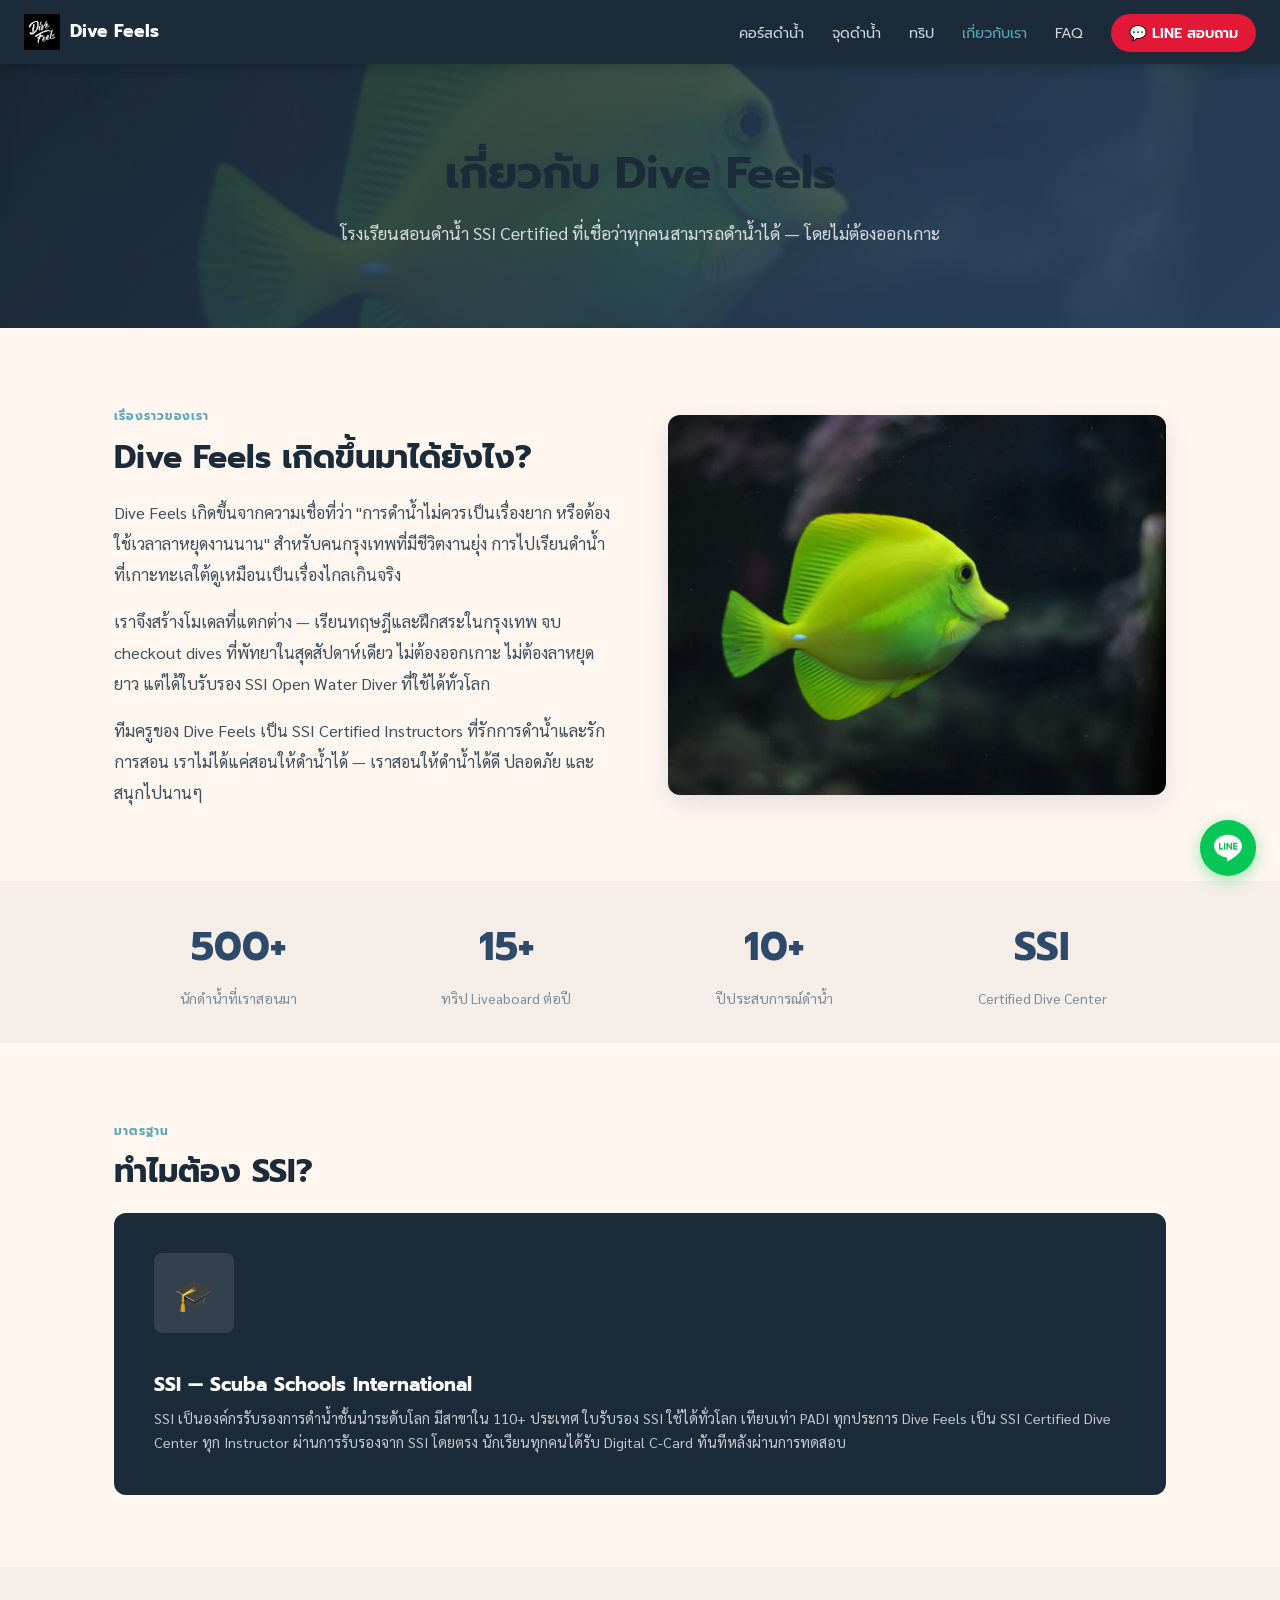
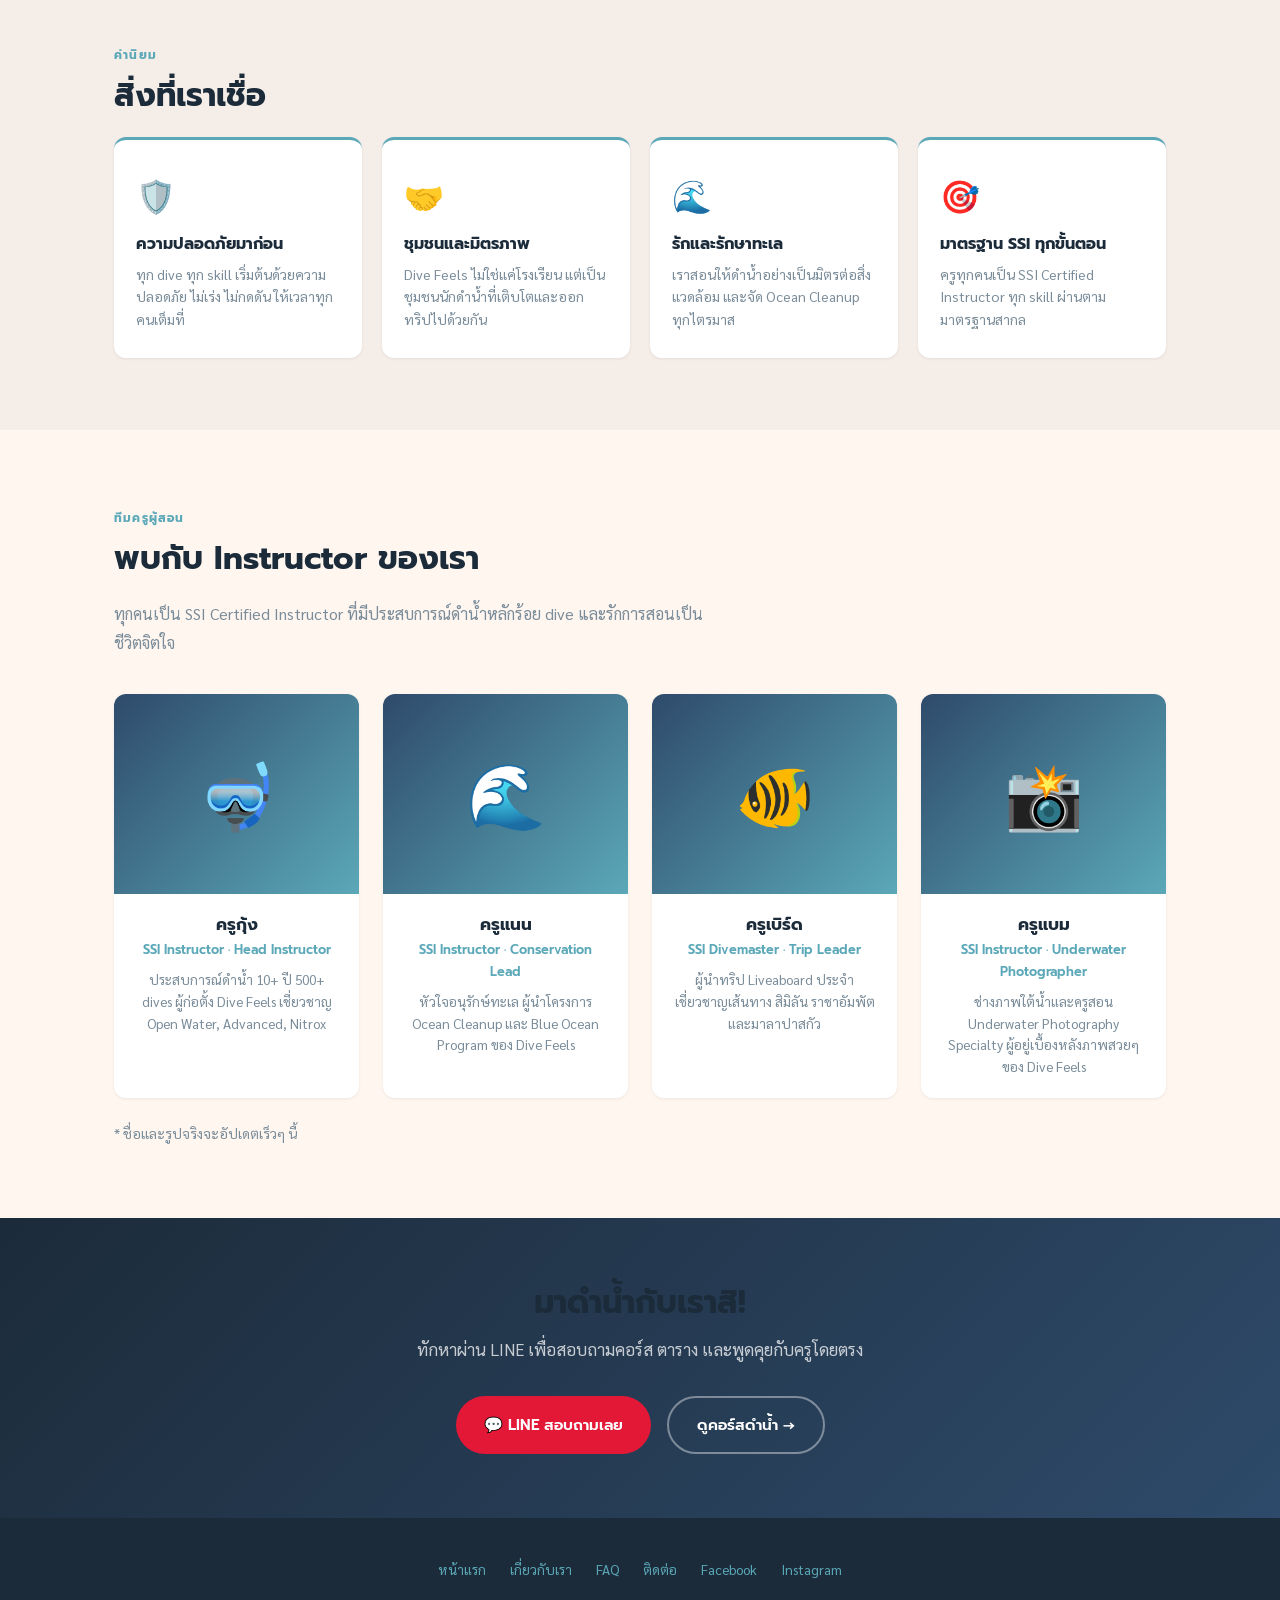
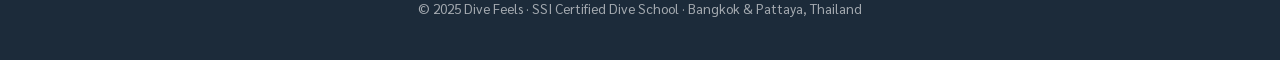
<file: about.html>
<!DOCTYPE html>
<html lang="th">
<head>
  <meta charset="UTF-8">
  <meta name="viewport" content="width=device-width, initial-scale=1.0">
  <title>เกี่ยวกับ Dive Feels | โรงเรียนสอนดำน้ำ SSI กรุงเทพ พัทยา</title>
  <meta name="description" content="Dive Feels โรงเรียนสอนดำน้ำ SSI Certified ในกรุงเทพ ทีมครูผู้สอนมืออาชีพ เรียนในกรุงเทพ จบ cert ที่พัทยา ไม่ต้องออกเกาะ">
  <link rel="preconnect" href="https://fonts.googleapis.com">
  <link rel="preconnect" href="https://fonts.gstatic.com" crossorigin>
  <link href="https://fonts.googleapis.com/css2?family=Prompt:wght@400;500;600;700&family=Sarabun:ital,wght@0,300;0,400;0,500;0,600;1,400&display=swap" rel="stylesheet">
  <style>
    :root{--color-navy-deep:#1C2B3A;--color-navy-ocean:#2E4A6A;--color-teal:#5BA8B8;--color-red:#E31837;--color-coral:#FF9B7A;--color-bg:#FFF6F0;--color-white:#FFFFFF;--color-surface:#F5EDE8;--color-border:#E8DDD8;--color-text-primary:#1C2B3A;--color-text-body:#3D4F5C;--color-text-muted:#7A8C99;--color-teal-tint-1:#EAF5F7;--font-heading:'Prompt',system-ui,sans-serif;--font-body:'Sarabun',system-ui,sans-serif;--shadow-sm:0 1px 3px rgba(28,43,58,.08);--shadow-md:0 4px 12px rgba(28,43,58,.10);--shadow-lg:0 8px 24px rgba(28,43,58,.12);--radius-md:8px;--radius-lg:12px;--radius-full:9999px;--transition-base:250ms ease;}
    *,*::before,*::after{box-sizing:border-box;margin:0;padding:0;}
    html{scroll-behavior:smooth;}
    body{font-family:var(--font-body);font-size:1rem;line-height:1.7;color:var(--color-text-body);background:var(--color-bg);}
    img{max-width:100%;height:auto;display:block;}
    a{color:var(--color-teal);text-decoration:none;}
    h1,h2,h3,h4{font-family:var(--font-heading);color:var(--color-text-primary);line-height:1.3;}
    .container{max-width:1100px;margin:0 auto;padding:0 24px;}
    nav{position:sticky;top:0;z-index:100;background:var(--color-navy-deep);padding:0 24px;height:64px;display:flex;align-items:center;justify-content:space-between;box-shadow:0 2px 12px rgba(0,0,0,.2);}
    .nav-logo{display:flex;align-items:center;gap:10px;text-decoration:none;}
    .nav-logo img{height:36px;}
    .nav-logo-text{font-family:var(--font-heading);font-size:1.1rem;font-weight:700;color:#fff;}
    .nav-links{display:flex;align-items:center;gap:28px;list-style:none;}
    .nav-links a{color:rgba(255,255,255,.8);font-size:.9rem;font-family:var(--font-heading);}
    .nav-links a:hover{color:var(--color-teal);}
    .nav-cta{background:var(--color-red);color:#fff !important;padding:8px 18px;border-radius:var(--radius-full);font-weight:600 !important;}
    @media(max-width:768px){.nav-links{display:none;}}
    .page-hero{background:linear-gradient(135deg,var(--color-navy-deep),var(--color-navy-ocean));color:#fff;padding:80px 24px;text-align:center;position:relative;overflow:hidden;}
    .page-hero::before{content:'';position:absolute;inset:0;background:url('assets/images/scuba-students.jpg') center/cover no-repeat;opacity:.15;}
    .page-hero-inner{position:relative;z-index:1;}
    .page-hero h1{font-size:clamp(1.8rem,4vw,2.8rem);font-weight:700;margin-bottom:16px;}
    .page-hero p{font-size:1.1rem;color:rgba(255,255,255,.8);max-width:600px;margin:0 auto;}
    .section{padding:72px 0;}
    .section-alt{background:var(--color-surface);}
    .section-label{display:inline-block;font-size:.75rem;font-weight:700;font-family:var(--font-heading);letter-spacing:.1em;text-transform:uppercase;color:var(--color-teal);margin-bottom:10px;}
    .section-title{font-size:clamp(1.4rem,3vw,2rem);font-weight:700;margin-bottom:20px;}
    .section-body{color:var(--color-text-body);font-size:1.02rem;line-height:1.9;max-width:700px;}
    .story-grid{display:grid;grid-template-columns:1fr 1fr;gap:56px;align-items:center;}
    @media(max-width:768px){.story-grid{grid-template-columns:1fr;}}
    .story-img{height:380px;border-radius:var(--radius-lg);background:url('assets/images/scuba-students.jpg') center/cover no-repeat;box-shadow:var(--shadow-lg);}
    .values-grid{display:grid;grid-template-columns:repeat(auto-fit,minmax(200px,1fr));gap:20px;margin-top:8px;}
    .value-card{background:var(--color-white);border-radius:var(--radius-lg);padding:28px 22px;box-shadow:var(--shadow-sm);border-top:3px solid var(--color-teal);}
    .value-card .icon{font-size:2rem;margin-bottom:12px;}
    .value-card h3{font-size:1rem;font-weight:700;margin-bottom:8px;}
    .value-card p{font-size:.875rem;color:var(--color-text-muted);line-height:1.6;}
    .ssi-block{background:var(--color-navy-deep);color:#fff;border-radius:var(--radius-lg);padding:40px;display:flex;gap:40px;align-items:center;flex-wrap:wrap;}
    .ssi-logo-placeholder{width:80px;height:80px;background:rgba(255,255,255,.1);border-radius:var(--radius-md);display:flex;align-items:center;justify-content:center;font-size:2rem;flex-shrink:0;}
    .ssi-text h3{font-size:1.2rem;font-weight:700;color:#fff;margin-bottom:8px;}
    .ssi-text p{color:rgba(255,255,255,.75);font-size:.9rem;line-height:1.7;}
    .instructor-grid{display:grid;grid-template-columns:repeat(auto-fit,minmax(220px,1fr));gap:24px;}
    .instructor-card{background:var(--color-white);border-radius:var(--radius-lg);overflow:hidden;box-shadow:var(--shadow-sm);text-align:center;transition:transform var(--transition-base),box-shadow var(--transition-base);}
    .instructor-card:hover{transform:translateY(-4px);box-shadow:var(--shadow-md);}
    .instructor-photo{height:200px;background:linear-gradient(135deg,var(--color-navy-ocean),var(--color-teal));display:flex;align-items:center;justify-content:center;font-size:4rem;}
    .instructor-body{padding:20px;}
    .instructor-body h3{font-size:1.05rem;font-weight:700;margin-bottom:4px;}
    .instructor-role{font-size:.8rem;color:var(--color-teal);font-weight:600;margin-bottom:8px;font-family:var(--font-heading);}
    .instructor-bio{font-size:.85rem;color:var(--color-text-muted);line-height:1.6;}
    .stat-grid{display:grid;grid-template-columns:repeat(auto-fit,minmax(160px,1fr));gap:20px;text-align:center;}
    .stat-item{padding:32px 20px;}
    .stat-num{font-family:var(--font-heading);font-size:2.5rem;font-weight:700;color:var(--color-navy-ocean);margin-bottom:6px;}
    .stat-label{font-size:.875rem;color:var(--color-text-muted);}
    .btn{display:inline-flex;align-items:center;gap:8px;padding:14px 28px;border-radius:var(--radius-full);font-family:var(--font-heading);font-weight:600;font-size:.95rem;cursor:pointer;border:none;transition:all var(--transition-base);text-decoration:none;}
    .btn-red{background:var(--color-red);color:#fff;}
    .btn-red:hover{background:#C4142E;transform:translateY(-1px);}
    .btn-teal{background:var(--color-teal);color:#fff;}
    .btn-teal:hover{background:#4A97A8;transform:translateY(-1px);}
    .cta-banner{background:linear-gradient(135deg,var(--color-navy-deep),var(--color-navy-ocean));color:#fff;text-align:center;padding:64px 24px;}
    .cta-banner h2{font-size:clamp(1.4rem,3vw,2rem);margin-bottom:12px;}
    .cta-banner p{color:rgba(255,255,255,.75);margin-bottom:32px;font-size:1.05rem;}
    .cta-group{display:flex;gap:16px;justify-content:center;flex-wrap:wrap;}
    .btn-outline-white{background:transparent;color:#fff;border:2px solid rgba(255,255,255,.4);}
    .btn-outline-white:hover{border-color:#fff;background:rgba(255,255,255,.1);}
    footer{background:var(--color-navy-deep);color:rgba(255,255,255,.6);padding:40px 24px;text-align:center;font-size:.85rem;}
    footer a{color:var(--color-teal);}
    .footer-links{display:flex;gap:24px;justify-content:center;margin-bottom:16px;flex-wrap:wrap;}
    .sticky-line-btn{position:fixed;bottom:24px;right:24px;z-index:200;background:#06C755;color:#fff;width:56px;height:56px;border-radius:50%;display:flex;align-items:center;justify-content:center;box-shadow:0 4px 16px rgba(6,199,85,.4);font-size:1.5rem;text-decoration:none;transition:transform var(--transition-base);}
    .sticky-line-btn:hover{transform:scale(1.1);}
  </style>
</head>
<body>
<nav>
  <a class="nav-logo" href="index.html">
    <img src="assets/images/logo.png" alt="Dive Feels" onerror="this.style.display='none'">
    <span class="nav-logo-text">Dive Feels</span>
  </a>
  <ul class="nav-links">
    <li><a href="index.html#courses">คอร์สดำน้ำ</a></li>
    <li><a href="index.html#destinations">จุดดำน้ำ</a></li>
    <li><a href="index.html#trips">ทริป</a></li>
    <li><a href="about.html" style="color:var(--color-teal);">เกี่ยวกับเรา</a></li>
    <li><a href="faq.html">FAQ</a></li>
    <li><a href="https://lin.ee/8X48Hij" class="nav-cta" target="_blank" rel="noopener">💬 LINE สอบถาม</a></li>
  </ul>
</nav>

<div class="page-hero">
  <div class="page-hero-inner">
    <h1>เกี่ยวกับ Dive Feels</h1>
    <p>โรงเรียนสอนดำน้ำ SSI Certified ที่เชื่อว่าทุกคนสามารถดำน้ำได้ — โดยไม่ต้องออกเกาะ</p>
  </div>
</div>

<!-- STORY -->
<section class="section">
  <div class="container">
    <div class="story-grid">
      <div>
        <span class="section-label">เรื่องราวของเรา</span>
        <h2 class="section-title">Dive Feels เกิดขึ้นมาได้ยังไง?</h2>
        <div class="section-body">
          <p style="margin-bottom:16px;">
            Dive Feels เกิดขึ้นจากความเชื่อที่ว่า "การดำน้ำไม่ควรเป็นเรื่องยาก หรือต้องใช้เวลาลาหยุดงานนาน"
            สำหรับคนกรุงเทพที่มีชีวิตงานยุ่ง การไปเรียนดำน้ำที่เกาะทะเลใต้ดูเหมือนเป็นเรื่องไกลเกินจริง
          </p>
          <p style="margin-bottom:16px;">
            เราจึงสร้างโมเดลที่แตกต่าง — เรียนทฤษฎีและฝึกสระในกรุงเทพ จบ checkout dives ที่พัทยาในสุดสัปดาห์เดียว
            ไม่ต้องออกเกาะ ไม่ต้องลาหยุดยาว แต่ได้ใบรับรอง SSI Open Water Diver ที่ใช้ได้ทั่วโลก
          </p>
          <p>
            ทีมครูของ Dive Feels เป็น SSI Certified Instructors ที่รักการดำน้ำและรักการสอน
            เราไม่ได้แค่สอนให้ดำน้ำได้ — เราสอนให้ดำน้ำได้ดี ปลอดภัย และสนุกไปนานๆ
          </p>
        </div>
      </div>
      <div class="story-img"></div>
    </div>
  </div>
</section>

<!-- STATS -->
<section class="section-alt">
  <div class="container">
    <div class="stat-grid">
      <div class="stat-item">
        <div class="stat-num">500+</div>
        <div class="stat-label">นักดำน้ำที่เราสอนมา</div>
      </div>
      <div class="stat-item">
        <div class="stat-num">15+</div>
        <div class="stat-label">ทริป Liveaboard ต่อปี</div>
      </div>
      <div class="stat-item">
        <div class="stat-num">10+</div>
        <div class="stat-label">ปีประสบการณ์ดำน้ำ</div>
      </div>
      <div class="stat-item">
        <div class="stat-num">SSI</div>
        <div class="stat-label">Certified Dive Center</div>
      </div>
    </div>
  </div>
</section>

<!-- SSI CERT -->
<section class="section">
  <div class="container">
    <span class="section-label">มาตรฐาน</span>
    <h2 class="section-title">ทำไมต้อง SSI?</h2>
    <div class="ssi-block">
      <div class="ssi-logo-placeholder">🎓</div>
      <div class="ssi-text">
        <h3>SSI — Scuba Schools International</h3>
        <p>
          SSI เป็นองค์กรรับรองการดำน้ำชั้นนำระดับโลก มีสาขาใน 110+ ประเทศ
          ใบรับรอง SSI ใช้ได้ทั่วโลก เทียบเท่า PADI ทุกประการ
          Dive Feels เป็น SSI Certified Dive Center ทุก Instructor ผ่านการรับรองจาก SSI โดยตรง
          นักเรียนทุกคนได้รับ Digital C-Card ทันทีหลังผ่านการทดสอบ
        </p>
      </div>
    </div>
  </div>
</section>

<!-- VALUES -->
<section class="section section-alt">
  <div class="container">
    <span class="section-label">ค่านิยม</span>
    <h2 class="section-title">สิ่งที่เราเชื่อ</h2>
    <div class="values-grid">
      <div class="value-card">
        <div class="icon">🛡️</div>
        <h3>ความปลอดภัยมาก่อน</h3>
        <p>ทุก dive ทุก skill เริ่มต้นด้วยความปลอดภัย ไม่เร่ง ไม่กดดัน ให้เวลาทุกคนเต็มที่</p>
      </div>
      <div class="value-card">
        <div class="icon">🤝</div>
        <h3>ชุมชนและมิตรภาพ</h3>
        <p>Dive Feels ไม่ใช่แค่โรงเรียน แต่เป็นชุมชนนักดำน้ำที่เติบโตและออกทริปไปด้วยกัน</p>
      </div>
      <div class="value-card">
        <div class="icon">🌊</div>
        <h3>รักและรักษาทะเล</h3>
        <p>เราสอนให้ดำน้ำอย่างเป็นมิตรต่อสิ่งแวดล้อม และจัด Ocean Cleanup ทุกไตรมาส</p>
      </div>
      <div class="value-card">
        <div class="icon">🎯</div>
        <h3>มาตรฐาน SSI ทุกขั้นตอน</h3>
        <p>ครูทุกคนเป็น SSI Certified Instructor ทุก skill ผ่านตามมาตรฐานสากล</p>
      </div>
    </div>
  </div>
</section>

<!-- INSTRUCTORS -->
<section class="section">
  <div class="container">
    <span class="section-label">ทีมครูผู้สอน</span>
    <h2 class="section-title">พบกับ Instructor ของเรา</h2>
    <p style="color:var(--color-text-muted);margin-bottom:36px;max-width:600px;line-height:1.8;">
      ทุกคนเป็น SSI Certified Instructor ที่มีประสบการณ์ดำน้ำหลักร้อย dive และรักการสอนเป็นชีวิตจิตใจ
    </p>
    <div class="instructor-grid">
      <div class="instructor-card">
        <div class="instructor-photo">🤿</div>
        <div class="instructor-body">
          <h3>ครูกุ้ง</h3>
          <div class="instructor-role">SSI Instructor · Head Instructor</div>
          <p class="instructor-bio">ประสบการณ์ดำน้ำ 10+ ปี 500+ dives ผู้ก่อตั้ง Dive Feels เชี่ยวชาญ Open Water, Advanced, Nitrox</p>
        </div>
      </div>
      <div class="instructor-card">
        <div class="instructor-photo">🌊</div>
        <div class="instructor-body">
          <h3>ครูแนน</h3>
          <div class="instructor-role">SSI Instructor · Conservation Lead</div>
          <p class="instructor-bio">หัวใจอนุรักษ์ทะเล ผู้นำโครงการ Ocean Cleanup และ Blue Ocean Program ของ Dive Feels</p>
        </div>
      </div>
      <div class="instructor-card">
        <div class="instructor-photo">🐠</div>
        <div class="instructor-body">
          <h3>ครูเบิร์ด</h3>
          <div class="instructor-role">SSI Divemaster · Trip Leader</div>
          <p class="instructor-bio">ผู้นำทริป Liveaboard ประจำ เชี่ยวชาญเส้นทาง สิมิลัน ราชาอัมพัต และมาลาปาสกัว</p>
        </div>
      </div>
      <div class="instructor-card">
        <div class="instructor-photo">📸</div>
        <div class="instructor-body">
          <h3>ครูแบม</h3>
          <div class="instructor-role">SSI Instructor · Underwater Photographer</div>
          <p class="instructor-bio">ช่างภาพใต้น้ำและครูสอน Underwater Photography Specialty ผู้อยู่เบื้องหลังภาพสวยๆ ของ Dive Feels</p>
        </div>
      </div>
    </div>
    <p style="margin-top:24px;font-size:.875rem;color:var(--color-text-muted);">* ชื่อและรูปจริงจะอัปเดตเร็วๆ นี้</p>
  </div>
</section>

<div class="cta-banner">
  <h2>มาดำน้ำกับเราสิ!</h2>
  <p>ทักหาผ่าน LINE เพื่อสอบถามคอร์ส ตาราง และพูดคุยกับครูโดยตรง</p>
  <div class="cta-group">
    <a href="https://lin.ee/8X48Hij" class="btn btn-red" target="_blank" rel="noopener">💬 LINE สอบถามเลย</a>
    <a href="courses/open-water.html" class="btn btn-outline-white">ดูคอร์สดำน้ำ →</a>
  </div>
</div>

<footer>
  <div class="footer-links">
    <a href="index.html">หน้าแรก</a>
    <a href="about.html">เกี่ยวกับเรา</a>
    <a href="faq.html">FAQ</a>
    <a href="contact.html">ติดต่อ</a>
    <a href="https://www.facebook.com/divefeels" target="_blank" rel="noopener">Facebook</a>
    <a href="https://www.instagram.com/divefeels" target="_blank" rel="noopener">Instagram</a>
  </div>
  <p>© 2025 Dive Feels · SSI Certified Dive School · Bangkok & Pattaya, Thailand</p>
</footer>
<a href="https://lin.ee/8X48Hij" class="sticky-line-btn" target="_blank" rel="noopener" aria-label="LINE">
  <svg width="28" height="28" viewBox="0 0 24 24" fill="white"><path d="M19.365 9.863c.349 0 .63.285.63.631 0 .345-.281.63-.63.63H17.61v1.125h1.755c.349 0 .63.283.63.63 0 .344-.281.629-.63.629h-2.386c-.345 0-.627-.285-.627-.629V8.108c0-.345.282-.63.63-.63h2.386c.346 0 .627.285.627.63 0 .349-.281.63-.63.63H17.61v1.125h1.755zm-3.855 3.016c0 .27-.174.51-.432.596-.064.021-.133.031-.199.031-.211 0-.391-.09-.51-.25l-2.443-3.317v2.94c0 .344-.279.629-.631.629-.346 0-.626-.285-.626-.629V8.108c0-.27.173-.51.43-.595.06-.023.136-.033.194-.033.195 0 .375.104.495.254l2.462 3.33V8.108c0-.345.282-.63.63-.63.345 0 .63.285.63.63v4.771zm-5.741 0c0 .344-.282.629-.631.629-.345 0-.627-.285-.627-.629V8.108c0-.345.282-.63.63-.63.346 0 .628.285.628.63v4.771zm-2.466.629H4.917c-.345 0-.63-.285-.63-.629V8.108c0-.345.285-.63.63-.63.348 0 .63.285.63.63v4.141h1.756c.348 0 .629.283.629.63 0 .344-.282.629-.629.629M24 10.314C24 4.943 18.615.572 12 .572S0 4.943 0 10.314c0 4.811 4.27 8.842 10.035 9.608.391.082.923.258 1.058.59.12.301.079.766.038 1.08l-.164 1.02c-.045.301-.24 1.186 1.049.645 1.291-.539 6.916-4.078 9.436-6.975C23.176 14.393 24 12.458 24 10.314"/></svg>
</a>
</body>
</html>
</file>
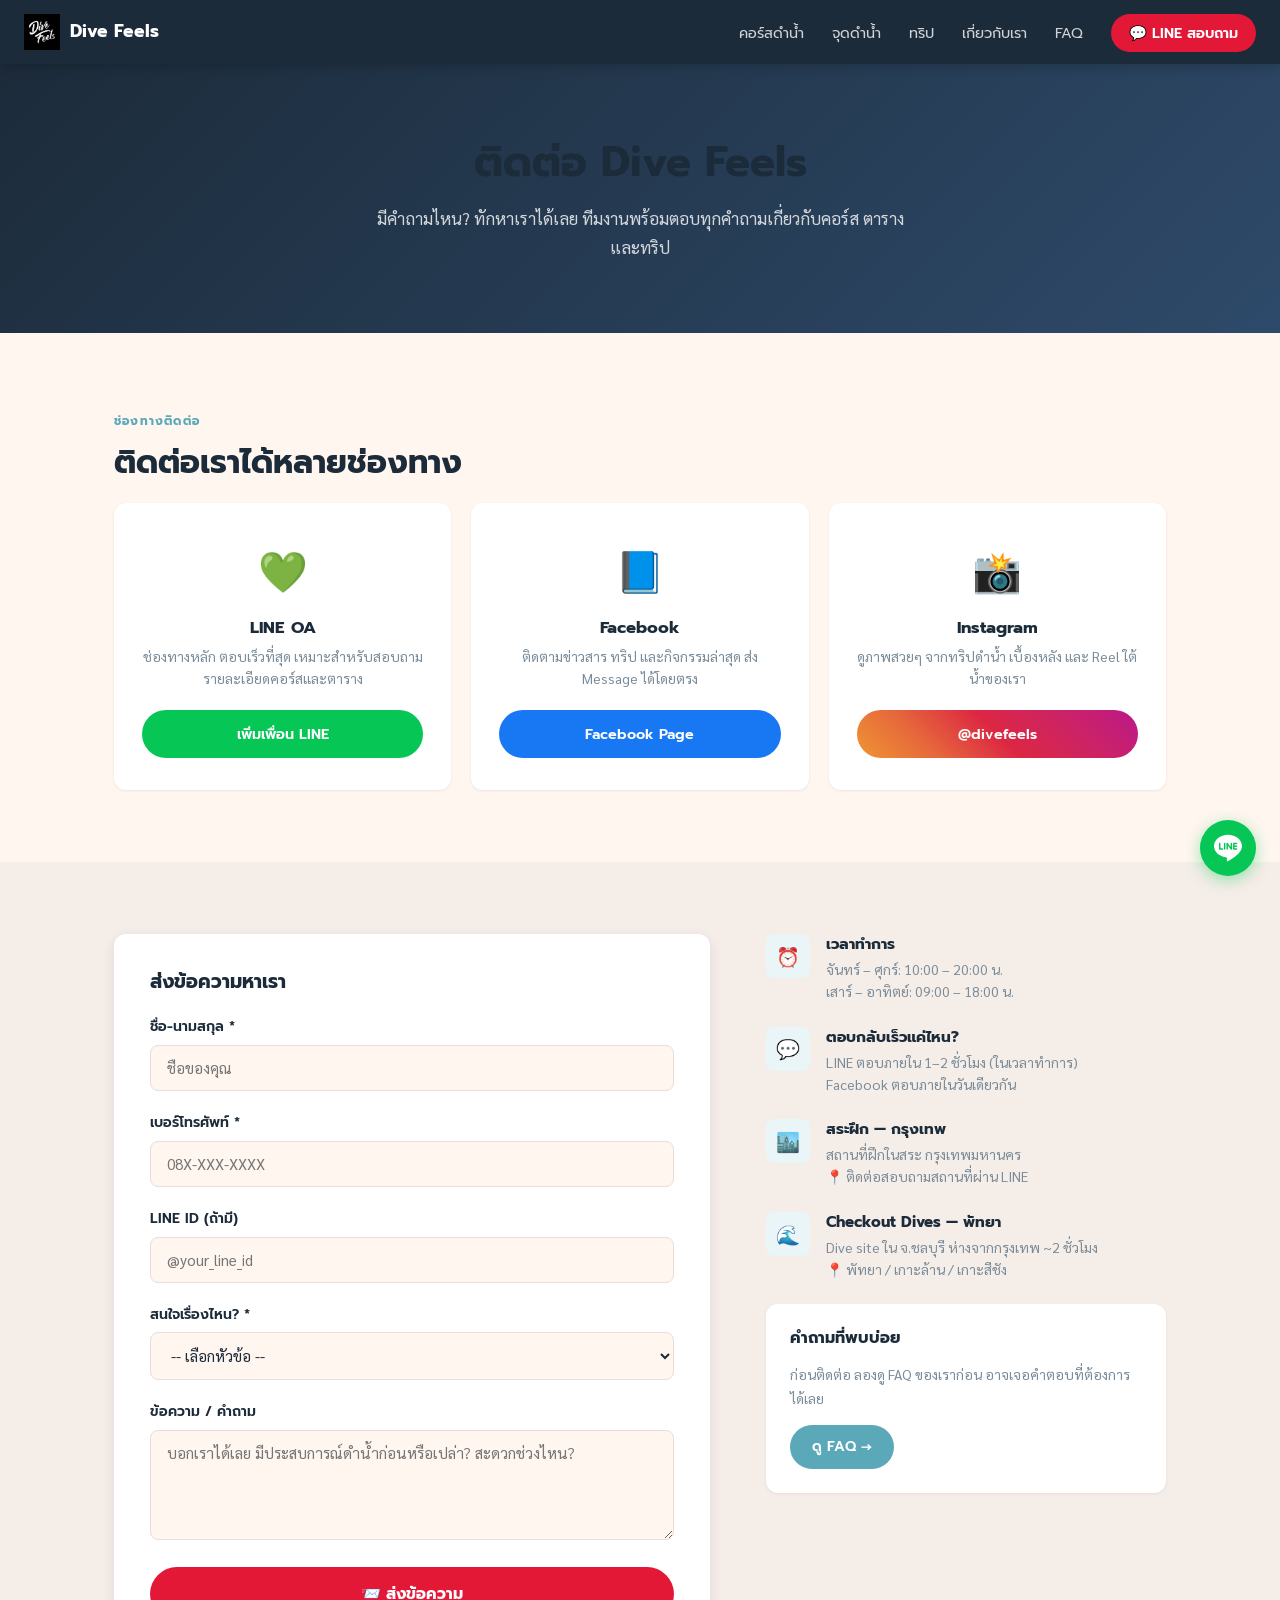
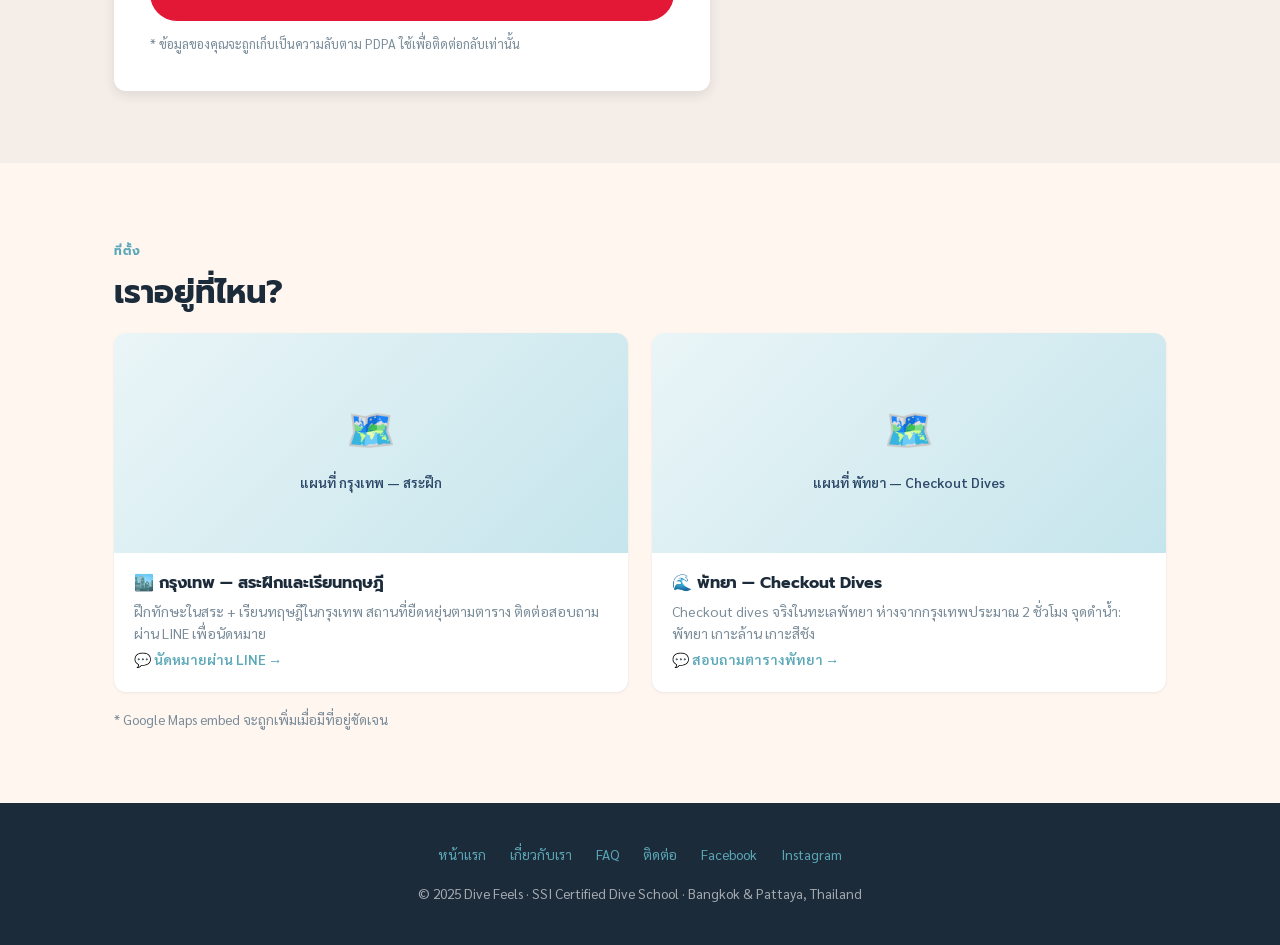
<file: contact.html>
<!DOCTYPE html>
<html lang="th">
<head>
  <meta charset="UTF-8">
  <meta name="viewport" content="width=device-width, initial-scale=1.0">
  <title>ติดต่อ Dive Feels | สอบถามคอร์สดำน้ำ กรุงเทพ</title>
  <meta name="description" content="ติดต่อ Dive Feels ผ่าน LINE, Facebook หรือ Instagram สอบถามคอร์สดำน้ำ ราคา และตาราง ทีมงานยินดีตอบทุกคำถาม">
  <link rel="preconnect" href="https://fonts.googleapis.com">
  <link rel="preconnect" href="https://fonts.gstatic.com" crossorigin>
  <link href="https://fonts.googleapis.com/css2?family=Prompt:wght@400;500;600;700&family=Sarabun:ital,wght@0,300;0,400;0,500;0,600;1,400&display=swap" rel="stylesheet">
  <style>
    :root{--color-navy-deep:#1C2B3A;--color-navy-ocean:#2E4A6A;--color-teal:#5BA8B8;--color-red:#E31837;--color-bg:#FFF6F0;--color-white:#FFFFFF;--color-surface:#F5EDE8;--color-border:#E8DDD8;--color-text-primary:#1C2B3A;--color-text-body:#3D4F5C;--color-text-muted:#7A8C99;--color-teal-tint-1:#EAF5F7;--font-heading:'Prompt',system-ui,sans-serif;--font-body:'Sarabun',system-ui,sans-serif;--shadow-sm:0 1px 3px rgba(28,43,58,.08);--shadow-md:0 4px 12px rgba(28,43,58,.10);--shadow-lg:0 8px 24px rgba(28,43,58,.12);--radius-md:8px;--radius-lg:12px;--radius-full:9999px;--transition-base:250ms ease;}
    *,*::before,*::after{box-sizing:border-box;margin:0;padding:0;}
    html{scroll-behavior:smooth;}
    body{font-family:var(--font-body);font-size:1rem;line-height:1.7;color:var(--color-text-body);background:var(--color-bg);}
    a{color:var(--color-teal);text-decoration:none;}
    h1,h2,h3,h4{font-family:var(--font-heading);color:var(--color-text-primary);line-height:1.3;}
    .container{max-width:1100px;margin:0 auto;padding:0 24px;}
    nav{position:sticky;top:0;z-index:100;background:var(--color-navy-deep);padding:0 24px;height:64px;display:flex;align-items:center;justify-content:space-between;box-shadow:0 2px 12px rgba(0,0,0,.2);}
    .nav-logo{display:flex;align-items:center;gap:10px;text-decoration:none;}
    .nav-logo img{height:36px;}
    .nav-logo-text{font-family:var(--font-heading);font-size:1.1rem;font-weight:700;color:#fff;}
    .nav-links{display:flex;align-items:center;gap:28px;list-style:none;}
    .nav-links a{color:rgba(255,255,255,.8);font-size:.9rem;font-family:var(--font-heading);}
    .nav-links a:hover{color:var(--color-teal);}
    .nav-cta{background:var(--color-red);color:#fff !important;padding:8px 18px;border-radius:var(--radius-full);font-weight:600 !important;}
    @media(max-width:768px){.nav-links{display:none;}}
    .page-hero{background:linear-gradient(135deg,var(--color-navy-deep),var(--color-navy-ocean));color:#fff;padding:72px 24px;text-align:center;}
    .page-hero h1{font-size:clamp(1.8rem,4vw,2.6rem);font-weight:700;margin-bottom:14px;}
    .page-hero p{font-size:1.05rem;color:rgba(255,255,255,.8);max-width:540px;margin:0 auto;}
    .section{padding:72px 0;}
    .section-alt{background:var(--color-surface);}
    .section-label{display:inline-block;font-size:.75rem;font-weight:700;font-family:var(--font-heading);letter-spacing:.1em;text-transform:uppercase;color:var(--color-teal);margin-bottom:10px;}
    .section-title{font-size:clamp(1.4rem,3vw,2rem);font-weight:700;margin-bottom:20px;}

    /* CONTACT CHANNELS */
    .channels-grid{display:grid;grid-template-columns:repeat(auto-fit,minmax(240px,1fr));gap:20px;}
    .channel-card{background:var(--color-white);border-radius:var(--radius-lg);padding:32px 28px;box-shadow:var(--shadow-sm);text-align:center;transition:transform var(--transition-base),box-shadow var(--transition-base);}
    .channel-card:hover{transform:translateY(-4px);box-shadow:var(--shadow-md);}
    .channel-icon{font-size:2.5rem;margin-bottom:14px;}
    .channel-card h3{font-size:1.05rem;font-weight:700;margin-bottom:6px;}
    .channel-card p{font-size:.875rem;color:var(--color-text-muted);margin-bottom:20px;line-height:1.6;}
    .btn{display:inline-flex;align-items:center;gap:8px;padding:12px 24px;border-radius:var(--radius-full);font-family:var(--font-heading);font-weight:600;font-size:.9rem;cursor:pointer;border:none;transition:all var(--transition-base);text-decoration:none;justify-content:center;width:100%;}
    .btn-green{background:#06C755;color:#fff;}
    .btn-green:hover{background:#05A846;transform:translateY(-1px);}
    .btn-blue{background:#1877F2;color:#fff;}
    .btn-blue:hover{background:#1567D3;transform:translateY(-1px);}
    .btn-gradient-ig{background:linear-gradient(45deg,#f09433,#e6683c,#dc2743,#cc2366,#bc1888);color:#fff;}
    .btn-gradient-ig:hover{opacity:.9;transform:translateY(-1px);}
    .btn-teal{background:var(--color-teal);color:#fff;}
    .btn-teal:hover{background:#4A97A8;transform:translateY(-1px);}
    .btn-red{background:var(--color-red);color:#fff;}
    .btn-red:hover{background:#C4142E;}

    /* FORM */
    .contact-grid{display:grid;grid-template-columns:1fr 400px;gap:56px;align-items:flex-start;}
    @media(max-width:900px){.contact-grid{grid-template-columns:1fr;}}
    .form-card{background:var(--color-white);border-radius:var(--radius-lg);padding:36px;box-shadow:var(--shadow-md);}
    .form-card h3{font-size:1.2rem;font-weight:700;margin-bottom:20px;}
    .form-group{margin-bottom:20px;}
    .form-group label{display:block;font-size:.875rem;font-weight:600;color:var(--color-text-primary);margin-bottom:6px;font-family:var(--font-heading);}
    .form-group input,.form-group select,.form-group textarea{width:100%;padding:12px 16px;border:1.5px solid var(--color-border);border-radius:var(--radius-md);font-family:var(--font-body);font-size:.95rem;color:var(--color-text-primary);background:var(--color-bg);transition:border-color var(--transition-base);}
    .form-group input:focus,.form-group select:focus,.form-group textarea:focus{outline:none;border-color:var(--color-teal);}
    .form-group textarea{resize:vertical;min-height:110px;}
    .form-note{font-size:.8rem;color:var(--color-text-muted);margin-top:12px;}
    .form-submit{width:100%;padding:15px;background:var(--color-red);color:#fff;border:none;border-radius:var(--radius-full);font-family:var(--font-heading);font-size:1rem;font-weight:700;cursor:pointer;transition:background var(--transition-base);}
    .form-submit:hover{background:#C4142E;}
    .info-block{display:flex;flex-direction:column;gap:24px;}
    .info-item{display:flex;gap:16px;align-items:flex-start;}
    .info-icon{width:44px;height:44px;border-radius:var(--radius-md);background:var(--color-teal-tint-1);display:flex;align-items:center;justify-content:center;font-size:1.2rem;flex-shrink:0;}
    .info-text h4{font-size:.95rem;font-weight:700;margin-bottom:4px;}
    .info-text p,.info-text a{font-size:.875rem;color:var(--color-text-muted);line-height:1.6;}

    /* MAP */
    .map-grid{display:grid;grid-template-columns:1fr 1fr;gap:24px;}
    @media(max-width:768px){.map-grid{grid-template-columns:1fr;}}
    .map-card{background:var(--color-white);border-radius:var(--radius-lg);overflow:hidden;box-shadow:var(--shadow-sm);}
    .map-placeholder{height:220px;background:linear-gradient(135deg,var(--color-teal-tint-1),#C5E5EC);display:flex;align-items:center;justify-content:center;flex-direction:column;gap:10px;color:var(--color-navy-ocean);}
    .map-placeholder .map-icon{font-size:2.5rem;}
    .map-placeholder p{font-size:.85rem;font-weight:600;}
    .map-body{padding:20px;}
    .map-body h3{font-size:1rem;font-weight:700;margin-bottom:6px;}
    .map-body p{font-size:.875rem;color:var(--color-text-muted);line-height:1.6;}
    footer{background:var(--color-navy-deep);color:rgba(255,255,255,.6);padding:40px 24px;text-align:center;font-size:.85rem;}
    footer a{color:var(--color-teal);}
    .footer-links{display:flex;gap:24px;justify-content:center;margin-bottom:16px;flex-wrap:wrap;}
    .sticky-line-btn{position:fixed;bottom:24px;right:24px;z-index:200;background:#06C755;color:#fff;width:56px;height:56px;border-radius:50%;display:flex;align-items:center;justify-content:center;box-shadow:0 4px 16px rgba(6,199,85,.4);text-decoration:none;transition:transform var(--transition-base);}
    .sticky-line-btn:hover{transform:scale(1.1);}
  </style>
</head>
<body>
<nav>
  <a class="nav-logo" href="index.html">
    <img src="assets/images/logo.png" alt="Dive Feels" onerror="this.style.display='none'">
    <span class="nav-logo-text">Dive Feels</span>
  </a>
  <ul class="nav-links">
    <li><a href="index.html#courses">คอร์สดำน้ำ</a></li>
    <li><a href="index.html#destinations">จุดดำน้ำ</a></li>
    <li><a href="index.html#trips">ทริป</a></li>
    <li><a href="about.html">เกี่ยวกับเรา</a></li>
    <li><a href="faq.html">FAQ</a></li>
    <li><a href="https://lin.ee/8X48Hij" class="nav-cta" target="_blank" rel="noopener">💬 LINE สอบถาม</a></li>
  </ul>
</nav>

<div class="page-hero">
  <h1>ติดต่อ Dive Feels</h1>
  <p>มีคำถามไหน? ทักหาเราได้เลย ทีมงานพร้อมตอบทุกคำถามเกี่ยวกับคอร์ส ตาราง และทริป</p>
</div>

<!-- CHANNELS -->
<section class="section">
  <div class="container">
    <span class="section-label">ช่องทางติดต่อ</span>
    <h2 class="section-title">ติดต่อเราได้หลายช่องทาง</h2>
    <div class="channels-grid">
      <div class="channel-card">
        <div class="channel-icon">💚</div>
        <h3>LINE OA</h3>
        <p>ช่องทางหลัก ตอบเร็วที่สุด เหมาะสำหรับสอบถามรายละเอียดคอร์สและตาราง</p>
        <a href="https://lin.ee/8X48Hij" class="btn btn-green" target="_blank" rel="noopener">เพิ่มเพื่อน LINE</a>
      </div>
      <div class="channel-card">
        <div class="channel-icon">📘</div>
        <h3>Facebook</h3>
        <p>ติดตามข่าวสาร ทริป และกิจกรรมล่าสุด ส่ง Message ได้โดยตรง</p>
        <a href="https://www.facebook.com/divefeels" class="btn btn-blue" target="_blank" rel="noopener">Facebook Page</a>
      </div>
      <div class="channel-card">
        <div class="channel-icon">📸</div>
        <h3>Instagram</h3>
        <p>ดูภาพสวยๆ จากทริปดำน้ำ เบื้องหลัง และ Reel ใต้น้ำของเรา</p>
        <a href="https://www.instagram.com/divefeels" class="btn btn-gradient-ig" target="_blank" rel="noopener">@divefeels</a>
      </div>
    </div>
  </div>
</section>

<!-- FORM + INFO -->
<section class="section section-alt">
  <div class="container">
    <div class="contact-grid">
      <!-- Form -->
      <div class="form-card">
        <h3>ส่งข้อความหาเรา</h3>
        <form onsubmit="handleSubmit(event)">
          <div class="form-group">
            <label>ชื่อ-นามสกุล *</label>
            <input type="text" placeholder="ชื่อของคุณ" required>
          </div>
          <div class="form-group">
            <label>เบอร์โทรศัพท์ *</label>
            <input type="tel" placeholder="08X-XXX-XXXX" required>
          </div>
          <div class="form-group">
            <label>LINE ID (ถ้ามี)</label>
            <input type="text" placeholder="@your_line_id">
          </div>
          <div class="form-group">
            <label>สนใจเรื่องไหน? *</label>
            <select required>
              <option value="">-- เลือกหัวข้อ --</option>
              <option>คอร์ส Open Water Diver</option>
              <option>คอร์ส Advanced Open Water</option>
              <option>คอร์ส Nitrox / EANx</option>
              <option>ทริป Liveaboard</option>
              <option>กิจกรรม Ocean Cleanup</option>
              <option>อื่นๆ</option>
            </select>
          </div>
          <div class="form-group">
            <label>ข้อความ / คำถาม</label>
            <textarea placeholder="บอกเราได้เลย มีประสบการณ์ดำน้ำก่อนหรือเปล่า? สะดวกช่วงไหน?"></textarea>
          </div>
          <button type="submit" class="form-submit">📨 ส่งข้อความ</button>
          <p class="form-note">* ข้อมูลของคุณจะถูกเก็บเป็นความลับตาม PDPA ใช้เพื่อติดต่อกลับเท่านั้น</p>
        </form>
      </div>

      <!-- Info -->
      <div class="info-block">
        <div class="info-item">
          <div class="info-icon">⏰</div>
          <div class="info-text">
            <h4>เวลาทำการ</h4>
            <p>จันทร์ – ศุกร์: 10:00 – 20:00 น.<br>เสาร์ – อาทิตย์: 09:00 – 18:00 น.</p>
          </div>
        </div>
        <div class="info-item">
          <div class="info-icon">💬</div>
          <div class="info-text">
            <h4>ตอบกลับเร็วแค่ไหน?</h4>
            <p>LINE ตอบภายใน 1–2 ชั่วโมง (ในเวลาทำการ)<br>Facebook ตอบภายในวันเดียวกัน</p>
          </div>
        </div>
        <div class="info-item">
          <div class="info-icon">🏙️</div>
          <div class="info-text">
            <h4>สระฝึก — กรุงเทพ</h4>
            <p>สถานที่ฝึกในสระ กรุงเทพมหานคร<br>📍 <a href="https://lin.ee/8X48Hij" target="_blank">ติดต่อสอบถามสถานที่ผ่าน LINE</a></p>
          </div>
        </div>
        <div class="info-item">
          <div class="info-icon">🌊</div>
          <div class="info-text">
            <h4>Checkout Dives — พัทยา</h4>
            <p>Dive site ใน จ.ชลบุรี ห่างจากกรุงเทพ ~2 ชั่วโมง<br>📍 พัทยา / เกาะล้าน / เกาะสีชัง</p>
          </div>
        </div>
        <div style="background:var(--color-white);border-radius:var(--radius-lg);padding:24px;box-shadow:var(--shadow-sm);">
          <h4 style="margin-bottom:14px;font-size:1rem;">คำถามที่พบบ่อย</h4>
          <p style="font-size:.875rem;color:var(--color-text-muted);margin-bottom:14px;">ก่อนติดต่อ ลองดู FAQ ของเราก่อน อาจเจอคำตอบที่ต้องการได้เลย</p>
          <a href="faq.html" class="btn btn-teal" style="width:auto;padding:10px 22px;font-size:.875rem;">ดู FAQ →</a>
        </div>
      </div>
    </div>
  </div>
</section>

<!-- LOCATIONS MAP -->
<section class="section">
  <div class="container">
    <span class="section-label">ที่ตั้ง</span>
    <h2 class="section-title">เราอยู่ที่ไหน?</h2>
    <div class="map-grid">
      <div class="map-card">
        <div class="map-placeholder">
          <div class="map-icon">🗺️</div>
          <p>แผนที่ กรุงเทพ — สระฝึก</p>
        </div>
        <div class="map-body">
          <h3>🏙️ กรุงเทพ — สระฝึกและเรียนทฤษฎี</h3>
          <p>ฝึกทักษะในสระ + เรียนทฤษฎีในกรุงเทพ สถานที่ยืดหยุ่นตามตาราง
          ติดต่อสอบถามผ่าน LINE เพื่อนัดหมาย</p>
          <a href="https://lin.ee/8X48Hij" target="_blank" rel="noopener" style="color:var(--color-teal);font-size:.875rem;font-weight:600;">💬 นัดหมายผ่าน LINE →</a>
        </div>
      </div>
      <div class="map-card">
        <div class="map-placeholder">
          <div class="map-icon">🗺️</div>
          <p>แผนที่ พัทยา — Checkout Dives</p>
        </div>
        <div class="map-body">
          <h3>🌊 พัทยา — Checkout Dives</h3>
          <p>Checkout dives จริงในทะเลพัทยา ห่างจากกรุงเทพประมาณ 2 ชั่วโมง
          จุดดำน้ำ: พัทยา เกาะล้าน เกาะสีชัง</p>
          <a href="https://lin.ee/8X48Hij" target="_blank" rel="noopener" style="color:var(--color-teal);font-size:.875rem;font-weight:600;">💬 สอบถามตารางพัทยา →</a>
        </div>
      </div>
    </div>
    <p style="margin-top:16px;font-size:.85rem;color:var(--color-text-muted);">* Google Maps embed จะถูกเพิ่มเมื่อมีที่อยู่ชัดเจน</p>
  </div>
</section>

<footer>
  <div class="footer-links">
    <a href="index.html">หน้าแรก</a>
    <a href="about.html">เกี่ยวกับเรา</a>
    <a href="faq.html">FAQ</a>
    <a href="contact.html">ติดต่อ</a>
    <a href="https://www.facebook.com/divefeels" target="_blank" rel="noopener">Facebook</a>
    <a href="https://www.instagram.com/divefeels" target="_blank" rel="noopener">Instagram</a>
  </div>
  <p>© 2025 Dive Feels · SSI Certified Dive School · Bangkok & Pattaya, Thailand</p>
</footer>
<a href="https://lin.ee/8X48Hij" class="sticky-line-btn" target="_blank" rel="noopener" aria-label="LINE">
  <svg width="28" height="28" viewBox="0 0 24 24" fill="white"><path d="M19.365 9.863c.349 0 .63.285.63.631 0 .345-.281.63-.63.63H17.61v1.125h1.755c.349 0 .63.283.63.63 0 .344-.281.629-.63.629h-2.386c-.345 0-.627-.285-.627-.629V8.108c0-.345.282-.63.63-.63h2.386c.346 0 .627.285.627.63 0 .349-.281.63-.63.63H17.61v1.125h1.755zm-3.855 3.016c0 .27-.174.51-.432.596-.064.021-.133.031-.199.031-.211 0-.391-.09-.51-.25l-2.443-3.317v2.94c0 .344-.279.629-.631.629-.346 0-.626-.285-.626-.629V8.108c0-.27.173-.51.43-.595.06-.023.136-.033.194-.033.195 0 .375.104.495.254l2.462 3.33V8.108c0-.345.282-.63.63-.63.345 0 .63.285.63.63v4.771zm-5.741 0c0 .344-.282.629-.631.629-.345 0-.627-.285-.627-.629V8.108c0-.345.282-.63.63-.63.346 0 .628.285.628.63v4.771zm-2.466.629H4.917c-.345 0-.63-.285-.63-.629V8.108c0-.345.285-.63.63-.63.348 0 .63.285.63.63v4.141h1.756c.348 0 .629.283.629.63 0 .344-.282.629-.629.629M24 10.314C24 4.943 18.615.572 12 .572S0 4.943 0 10.314c0 4.811 4.27 8.842 10.035 9.608.391.082.923.258 1.058.59.12.301.079.766.038 1.08l-.164 1.02c-.045.301-.24 1.186 1.049.645 1.291-.539 6.916-4.078 9.436-6.975C23.176 14.393 24 12.458 24 10.314"/></svg>
</a>
<script>
function handleSubmit(e) {
  e.preventDefault();
  alert('ขอบคุณที่ส่งข้อความมา! ทีมงาน Dive Feels จะติดต่อกลับโดยเร็ว หรือทักหาเราผ่าน LINE ได้เลยที่ lin.ee/8X48Hij');
}
</script>
</body>
</html>
</file>
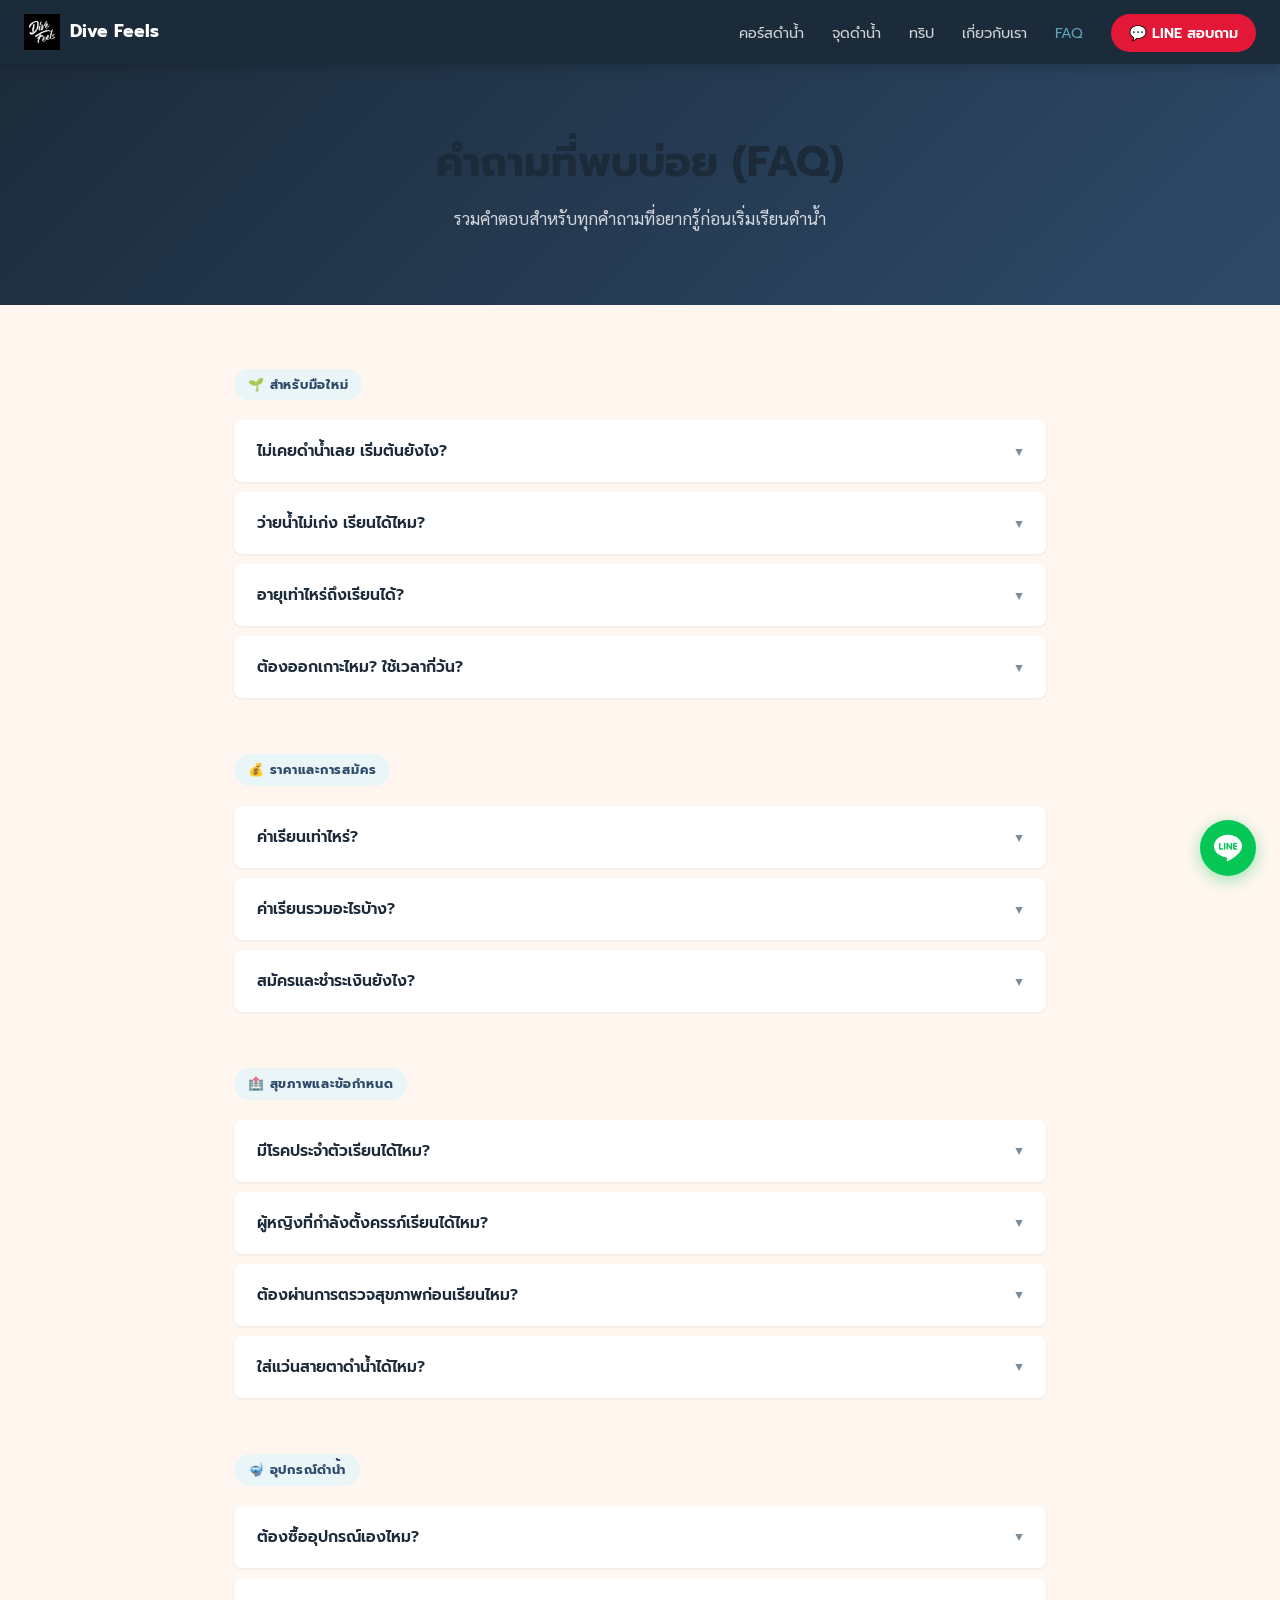
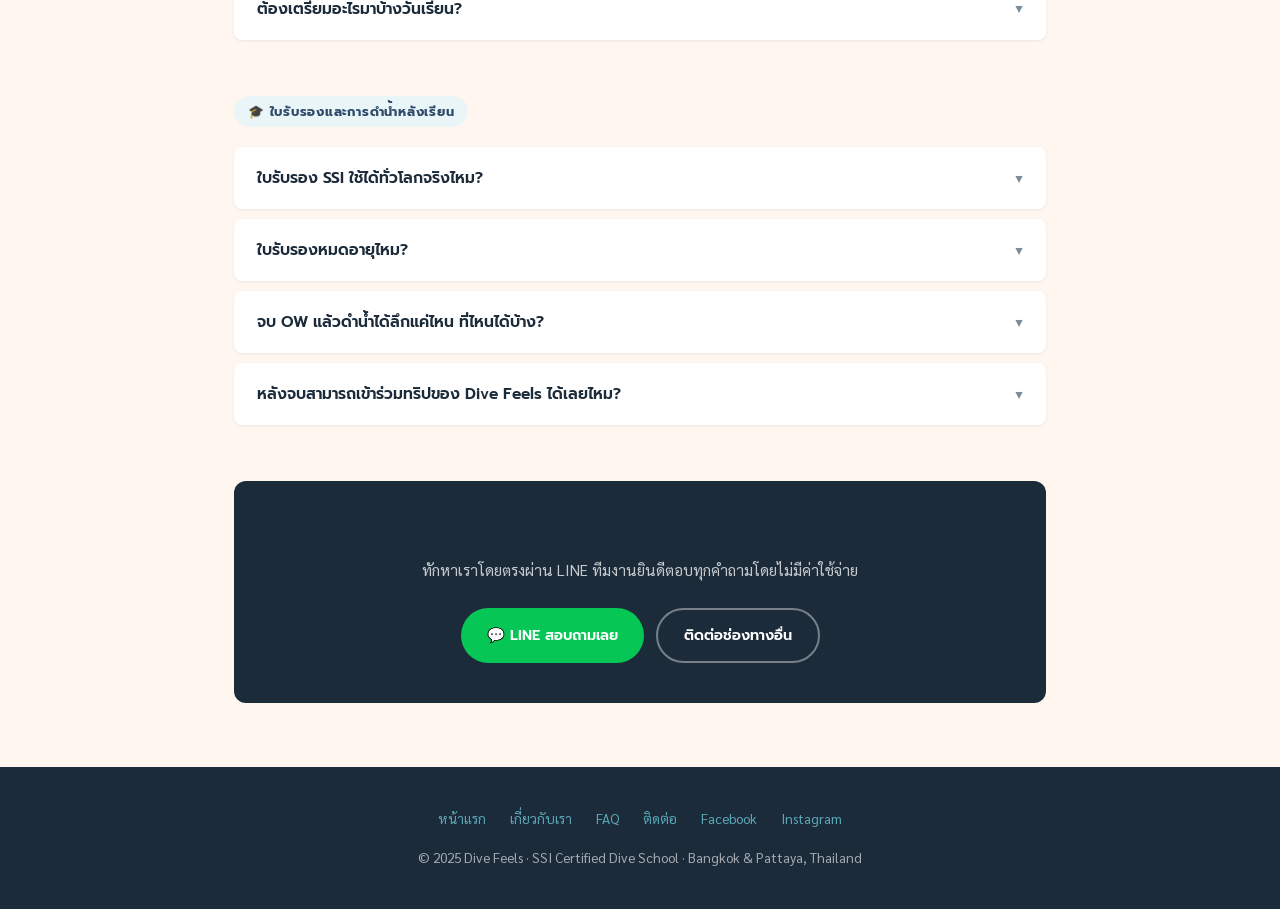
<file: faq.html>
<!DOCTYPE html>
<html lang="th">
<head>
  <meta charset="UTF-8">
  <meta name="viewport" content="width=device-width, initial-scale=1.0">
  <title>FAQ คำถามที่พบบ่อย | Dive Feels โรงเรียนสอนดำน้ำ กรุงเทพ</title>
  <meta name="description" content="คำถามที่พบบ่อยเกี่ยวกับการเรียนดำน้ำที่ Dive Feels ราคา ตาราง สถานที่ สุขภาพ และอุปกรณ์ ตอบทุกข้อสงสัยก่อนเริ่มเรียน">
  <link rel="preconnect" href="https://fonts.googleapis.com">
  <link rel="preconnect" href="https://fonts.gstatic.com" crossorigin>
  <link href="https://fonts.googleapis.com/css2?family=Prompt:wght@400;500;600;700&family=Sarabun:ital,wght@0,300;0,400;0,500;0,600;1,400&display=swap" rel="stylesheet">
  <style>
    :root{--color-navy-deep:#1C2B3A;--color-navy-ocean:#2E4A6A;--color-teal:#5BA8B8;--color-red:#E31837;--color-bg:#FFF6F0;--color-white:#FFFFFF;--color-surface:#F5EDE8;--color-border:#E8DDD8;--color-text-primary:#1C2B3A;--color-text-body:#3D4F5C;--color-text-muted:#7A8C99;--color-teal-tint-1:#EAF5F7;--font-heading:'Prompt',system-ui,sans-serif;--font-body:'Sarabun',system-ui,sans-serif;--shadow-sm:0 1px 3px rgba(28,43,58,.08);--shadow-md:0 4px 12px rgba(28,43,58,.10);--radius-md:8px;--radius-lg:12px;--radius-full:9999px;--transition-base:250ms ease;}
    *,*::before,*::after{box-sizing:border-box;margin:0;padding:0;}
    html{scroll-behavior:smooth;}
    body{font-family:var(--font-body);font-size:1rem;line-height:1.7;color:var(--color-text-body);background:var(--color-bg);}
    a{color:var(--color-teal);text-decoration:none;}
    h1,h2,h3,h4{font-family:var(--font-heading);color:var(--color-text-primary);line-height:1.3;}
    .container{max-width:860px;margin:0 auto;padding:0 24px;}
    .container-wide{max-width:1100px;margin:0 auto;padding:0 24px;}
    nav{position:sticky;top:0;z-index:100;background:var(--color-navy-deep);padding:0 24px;height:64px;display:flex;align-items:center;justify-content:space-between;box-shadow:0 2px 12px rgba(0,0,0,.2);}
    .nav-logo{display:flex;align-items:center;gap:10px;text-decoration:none;}
    .nav-logo img{height:36px;}
    .nav-logo-text{font-family:var(--font-heading);font-size:1.1rem;font-weight:700;color:#fff;}
    .nav-links{display:flex;align-items:center;gap:28px;list-style:none;}
    .nav-links a{color:rgba(255,255,255,.8);font-size:.9rem;font-family:var(--font-heading);}
    .nav-links a:hover{color:var(--color-teal);}
    .nav-cta{background:var(--color-red);color:#fff !important;padding:8px 18px;border-radius:var(--radius-full);font-weight:600 !important;}
    @media(max-width:768px){.nav-links{display:none;}}
    .page-hero{background:linear-gradient(135deg,var(--color-navy-deep),var(--color-navy-ocean));color:#fff;padding:72px 24px;text-align:center;}
    .page-hero h1{font-size:clamp(1.8rem,4vw,2.6rem);font-weight:700;margin-bottom:14px;}
    .page-hero p{font-size:1.05rem;color:rgba(255,255,255,.8);max-width:540px;margin:0 auto;}
    .section{padding:64px 0;}
    .section-alt{background:var(--color-surface);}
    .faq-category{margin-bottom:56px;}
    .category-label{display:inline-flex;align-items:center;gap:8px;background:var(--color-teal-tint-1);color:var(--color-navy-ocean);font-size:.8rem;font-weight:700;font-family:var(--font-heading);letter-spacing:.06em;text-transform:uppercase;padding:5px 14px;border-radius:var(--radius-full);margin-bottom:20px;}
    .category-title{font-size:1.3rem;font-weight:700;margin-bottom:20px;color:var(--color-navy-deep);}
    .faq-list{display:flex;flex-direction:column;gap:10px;}
    .faq-item{background:var(--color-white);border-radius:var(--radius-md);box-shadow:var(--shadow-sm);overflow:hidden;border:1.5px solid transparent;transition:border-color var(--transition-base);}
    .faq-item.open{border-color:var(--color-teal);}
    .faq-q{width:100%;text-align:left;padding:18px 22px;font-family:var(--font-heading);font-size:.97rem;font-weight:600;background:none;border:none;cursor:pointer;display:flex;justify-content:space-between;align-items:center;color:var(--color-text-primary);gap:16px;}
    .faq-q .arrow{transition:transform var(--transition-base);font-size:.8rem;color:var(--color-text-muted);flex-shrink:0;}
    .faq-item.open .faq-q .arrow{transform:rotate(180deg);color:var(--color-teal);}
    .faq-a{display:none;padding:0 22px 18px;font-size:.92rem;color:var(--color-text-body);line-height:1.8;border-top:1px solid var(--color-border);}
    .faq-a p{padding-top:14px;}
    .faq-a ul{padding-top:14px;padding-left:20px;display:flex;flex-direction:column;gap:6px;}
    .faq-a ul li{font-size:.9rem;}
    .faq-item.open .faq-a{display:block;}
    .still-have-q{background:var(--color-navy-deep);color:#fff;border-radius:var(--radius-lg);padding:40px;text-align:center;margin-top:48px;}
    .still-have-q h3{font-size:1.3rem;font-weight:700;margin-bottom:10px;}
    .still-have-q p{color:rgba(255,255,255,.75);margin-bottom:24px;font-size:.95rem;}
    .btn-group{display:flex;gap:12px;justify-content:center;flex-wrap:wrap;}
    .btn{display:inline-flex;align-items:center;gap:8px;padding:13px 26px;border-radius:var(--radius-full);font-family:var(--font-heading);font-weight:600;font-size:.9rem;cursor:pointer;border:none;transition:all var(--transition-base);text-decoration:none;}
    .btn-green{background:#06C755;color:#fff;}
    .btn-green:hover{background:#05A846;}
    .btn-outline-white{background:transparent;color:#fff;border:2px solid rgba(255,255,255,.4);}
    .btn-outline-white:hover{border-color:#fff;background:rgba(255,255,255,.1);}
    footer{background:var(--color-navy-deep);color:rgba(255,255,255,.6);padding:40px 24px;text-align:center;font-size:.85rem;}
    footer a{color:var(--color-teal);}
    .footer-links{display:flex;gap:24px;justify-content:center;margin-bottom:16px;flex-wrap:wrap;}
    .sticky-line-btn{position:fixed;bottom:24px;right:24px;z-index:200;background:#06C755;color:#fff;width:56px;height:56px;border-radius:50%;display:flex;align-items:center;justify-content:center;box-shadow:0 4px 16px rgba(6,199,85,.4);text-decoration:none;transition:transform var(--transition-base);}
    .sticky-line-btn:hover{transform:scale(1.1);}
  </style>
  <!-- FAQPage Schema -->
  <script type="application/ld+json">
  {
    "@context": "https://schema.org",
    "@type": "FAQPage",
    "mainEntity": [
      {"@type":"Question","name":"เรียนดำน้ำที่ Dive Feels ต้องออกเกาะไหม?","acceptedAnswer":{"@type":"Answer","text":"ไม่ต้องออกเกาะเลย เรียนทฤษฎีและฝึกสระในกรุงเทพ แล้วค่อยไป checkout dives ที่พัทยา (ห่างกรุงเทพ 2 ชั่วโมง) แค่ 1 คืน 2 วัน"}},
      {"@type":"Question","name":"ว่ายน้ำไม่เก่งเรียนดำน้ำได้ไหม?","acceptedAnswer":{"@type":"Answer","text":"ได้เลย แค่ว่ายน้ำพื้นฐานได้ (200 เมตร) และลอยตัวได้ 10 นาที ก็เพียงพอ ครูจะสอนทุกอย่างตั้งแต่ต้น"}},
      {"@type":"Question","name":"ใบรับรอง SSI ใช้ได้ทั่วโลกไหม?","acceptedAnswer":{"@type":"Answer","text":"ใช้ได้ทั่วโลก SSI เป็นองค์กรรับรองระดับสากล เทียบเท่า PADI ทุกประการ Dive Center ทั่วโลกรับใบ SSI"}},
      {"@type":"Question","name":"เรียนดำน้ำใช้เวลากี่วัน?","acceptedAnswer":{"@type":"Answer","text":"Open Water Diver ใช้ประมาณ 3-4 วัน ทฤษฎีเรียนออนไลน์ได้ ฝึกสระในกรุงเทพ 1-2 วัน แล้วไปพัทยา 1 คืน 2 วันสำหรับ checkout dives"}}
    ]
  }
  </script>
</head>
<body>
<nav>
  <a class="nav-logo" href="index.html">
    <img src="assets/images/logo.png" alt="Dive Feels" onerror="this.style.display='none'">
    <span class="nav-logo-text">Dive Feels</span>
  </a>
  <ul class="nav-links">
    <li><a href="index.html#courses">คอร์สดำน้ำ</a></li>
    <li><a href="index.html#destinations">จุดดำน้ำ</a></li>
    <li><a href="index.html#trips">ทริป</a></li>
    <li><a href="about.html">เกี่ยวกับเรา</a></li>
    <li><a href="faq.html" style="color:var(--color-teal);">FAQ</a></li>
    <li><a href="https://lin.ee/8X48Hij" class="nav-cta" target="_blank" rel="noopener">💬 LINE สอบถาม</a></li>
  </ul>
</nav>

<div class="page-hero">
  <h1>คำถามที่พบบ่อย (FAQ)</h1>
  <p>รวมคำตอบสำหรับทุกคำถามที่อยากรู้ก่อนเริ่มเรียนดำน้ำ</p>
</div>

<section class="section">
  <div class="container">

    <!-- 1. เริ่มต้น -->
    <div class="faq-category">
      <div class="category-label">🌱 สำหรับมือใหม่</div>
      <div class="faq-list">
        <div class="faq-item">
          <button class="faq-q" onclick="toggle(this)">ไม่เคยดำน้ำเลย เริ่มต้นยังไง? <span class="arrow">▼</span></button>
          <div class="faq-a"><p>เริ่มจากคอร์ส <strong>Open Water Diver</strong> เลยครับ ไม่ต้องมีประสบการณ์มาก่อน ทางเราจะเริ่มสอนตั้งแต่ทฤษฎีพื้นฐาน ฝึกในสระ จนกระทั่ง checkout dives จริงในทะเล ทักหาเราผ่าน LINE แล้วครูจะแนะนำทุกขั้นตอน</p></div>
        </div>
        <div class="faq-item">
          <button class="faq-q" onclick="toggle(this)">ว่ายน้ำไม่เก่ง เรียนได้ไหม? <span class="arrow">▼</span></button>
          <div class="faq-a"><p>ได้เลยครับ ข้อกำหนดขั้นต่ำคือว่ายน้ำได้ 200 เมตร (ไม่กำหนดท่า) และลอยตัวหรือเหยียบน้ำได้ 10 นาที แค่นี้พอ ไม่ต้องว่ายเก่งหรือว่ายเร็ว ครูจะสอนทุกอย่างในสระก่อนลงทะเลจริง</p></div>
        </div>
        <div class="faq-item">
          <button class="faq-q" onclick="toggle(this)">อายุเท่าไหร่ถึงเรียนได้? <span class="arrow">▼</span></button>
          <div class="faq-a"><ul><li>Open Water Diver: อายุ 10 ปีขึ้นไป (ต่ำกว่า 15 ปี ได้ Junior OW Diver ก่อน)</li><li>Advanced Open Water: อายุ 12 ปีขึ้นไป</li><li>ไม่มีข้อกำหนดอายุสูงสุด แต่แนะนำให้ปรึกษาแพทย์ก่อนหากมีอายุมาก</li></ul></div>
        </div>
        <div class="faq-item">
          <button class="faq-q" onclick="toggle(this)">ต้องออกเกาะไหม? ใช้เวลากี่วัน? <span class="arrow">▼</span></button>
          <div class="faq-a"><p>ไม่ต้องออกเกาะเลย! นี่คือจุดเด่นของ Dive Feels — เรียนทฤษฎีออนไลน์ ฝึกสระในกรุงเทพ แล้วไปพัทยาแค่ 1 คืน 2 วันสำหรับ checkout dives รวมทั้งหมดประมาณ 3–4 วัน (ไม่ต้องลาหยุดต่อเนื่อง)</p></div>
        </div>
      </div>
    </div>

    <!-- 2. ราคาและการสมัคร -->
    <div class="faq-category">
      <div class="category-label">💰 ราคาและการสมัคร</div>
      <div class="faq-list">
        <div class="faq-item">
          <button class="faq-q" onclick="toggle(this)">ค่าเรียนเท่าไหร่? <span class="arrow">▼</span></button>
          <div class="faq-a"><p>ทาง Dive Feels ไม่แสดงราคาบนเว็บไซต์ เนื่องจากราคาอาจแตกต่างตามช่วงเวลา โปรโมชัน และแพ็กเกจ กรุณาทักหาเราผ่าน <a href="https://lin.ee/8X48Hij" target="_blank">LINE OA</a> หรือ <a href="https://www.facebook.com/divefeels" target="_blank">Facebook</a> เพื่อรับราคาล่าสุดพร้อมรายละเอียดครับ</p></div>
        </div>
        <div class="faq-item">
          <button class="faq-q" onclick="toggle(this)">ค่าเรียนรวมอะไรบ้าง? <span class="arrow">▼</span></button>
          <div class="faq-a"><ul><li>SSI Digital Learning (เรียนออนไลน์)</li><li>อุปกรณ์ดำน้ำครบชุดระหว่างเรียน (BCD, Regulator, Wetsuit, Mask, Fins)</li><li>ค่าสระสำหรับ confined water training</li><li>เรือและ 4 checkout dives ที่พัทยา</li><li>ครู SSI Instructor ดูแลตลอด</li><li>ใบรับรอง SSI Digital C-Card</li></ul></div>
        </div>
        <div class="faq-item">
          <button class="faq-q" onclick="toggle(this)">สมัครและชำระเงินยังไง? <span class="arrow">▼</span></button>
          <div class="faq-a"><p>ทักหาเราผ่าน LINE หรือ Facebook ก่อน ทีมงานจะนัดคุยรายละเอียด ตาราง และส่งข้อมูลการชำระเงิน ไม่มีค่าใช้จ่ายในการสอบถาม</p></div>
        </div>
      </div>
    </div>

    <!-- 3. สุขภาพ -->
    <div class="faq-category">
      <div class="category-label">🏥 สุขภาพและข้อกำหนด</div>
      <div class="faq-list">
        <div class="faq-item">
          <button class="faq-q" onclick="toggle(this)">มีโรคประจำตัวเรียนได้ไหม? <span class="arrow">▼</span></button>
          <div class="faq-a"><p>ขึ้นอยู่กับโรคครับ โรคที่อาจมีข้อจำกัด ได้แก่ โรคหัวใจ ความดันโลหิตสูงที่ยังไม่ควบคุมได้ โรคปอดบางชนิด โรคลมชัก และโรคหูชั้นกลาง แนะนำให้แจ้งครูก่อนสมัครเสมอ เราจะประเมินร่วมกันและอาจแนะนำให้ขอใบรับรองแพทย์ก่อน</p></div>
        </div>
        <div class="faq-item">
          <button class="faq-q" onclick="toggle(this)">ผู้หญิงที่กำลังตั้งครรภ์เรียนได้ไหม? <span class="arrow">▼</span></button>
          <div class="faq-a"><p>ไม่แนะนำให้ดำน้ำระหว่างตั้งครรภ์ครับ เนื่องจากยังไม่มีข้อมูลที่ชัดเจนเกี่ยวกับความปลอดภัยของทารกในครรภ์ภายใต้แรงดันน้ำ แนะนำให้รอจนคลอดและหยุดนมแล้วก่อน</p></div>
        </div>
        <div class="faq-item">
          <button class="faq-q" onclick="toggle(this)">ต้องผ่านการตรวจสุขภาพก่อนเรียนไหม? <span class="arrow">▼</span></button>
          <div class="faq-a"><p>ก่อนเริ่มเรียนทุกคนต้องกรอก Medical Statement ของ SSI ซึ่งเป็นแบบสอบถามด้านสุขภาพ ถ้าตอบ "ใช่" ในบางข้อ อาจต้องขอใบรับรองแพทย์ก่อน ครูจะแนะนำขั้นตอนให้ตั้งแต่ต้น</p></div>
        </div>
        <div class="faq-item">
          <button class="faq-q" onclick="toggle(this)">ใส่แว่นสายตาดำน้ำได้ไหม? <span class="arrow">▼</span></button>
          <div class="faq-a"><p>ได้ครับ มีหลายทางเลือก คือ 1) Mask ที่ใส่ตามใบสั่งแพทย์ (prescription lens) 2) ใส่ Contact lens ใต้ Mask (ต้องระวังน้ำเข้าตา) 3) Mask ที่มี Optical lens สำเร็จรูปในราคาย่อมเยา ปรึกษาครูเพื่อเลือกแบบที่เหมาะกับคุณ</p></div>
        </div>
      </div>
    </div>

    <!-- 4. อุปกรณ์ -->
    <div class="faq-category">
      <div class="category-label">🤿 อุปกรณ์ดำน้ำ</div>
      <div class="faq-list">
        <div class="faq-item">
          <button class="faq-q" onclick="toggle(this)">ต้องซื้ออุปกรณ์เองไหม? <span class="arrow">▼</span></button>
          <div class="faq-a"><p>ไม่จำเป็นครับ ตลอดการเรียน Dive Feels จัดอุปกรณ์ครบชุดให้ฟรี ได้แก่ BCD, Regulator, Wetsuit, Mask, Fins, Tank ถ้าอยากมีอุปกรณ์เป็นของตัวเอง ครูยินดีแนะนำการเลือกซื้อในราคาคุ้มค่า</p></div>
        </div>
        <div class="faq-item">
          <button class="faq-q" onclick="toggle(this)">ต้องเตรียมอะไรมาบ้างวันเรียน? <span class="arrow">▼</span></button>
          <div class="faq-a"><ul><li>ชุดว่ายน้ำ</li><li>ผ้าเช็ดตัว</li><li>น้ำดื่ม</li><li>ครีมกันแดด (แบบ Reef-safe แนะนำ)</li><li>ยาแก้แพ้ (ถ้าเป็นภูมิแพ้)</li><li>ยาแก้เมาเรือ (สำหรับวันไปพัทยา)</li></ul></div>
        </div>
      </div>
    </div>

    <!-- 5. ใบเซอร์ -->
    <div class="faq-category">
      <div class="category-label">🎓 ใบรับรองและการดำน้ำหลังเรียน</div>
      <div class="faq-list">
        <div class="faq-item">
          <button class="faq-q" onclick="toggle(this)">ใบรับรอง SSI ใช้ได้ทั่วโลกจริงไหม? <span class="arrow">▼</span></button>
          <div class="faq-a"><p>จริงครับ SSI (Scuba Schools International) เป็นองค์กรรับรองการดำน้ำระดับสากล มีสาขาใน 110+ ประเทศ Dive Center ทั่วโลกรับใบ SSI เทียบเท่า PADI ทุกประการ ไม่มีปัญหาในการเช่าอุปกรณ์หรือเข้าร่วม Dive Trip ทั่วโลก</p></div>
        </div>
        <div class="faq-item">
          <button class="faq-q" onclick="toggle(this)">ใบรับรองหมดอายุไหม? <span class="arrow">▼</span></button>
          <div class="faq-a"><p>ไม่หมดอายุครับ ใบ SSI ใช้ได้ตลอดชีวิต แต่ถ้าไม่ได้ดำน้ำมานาน (เกิน 1–2 ปี) แนะนำให้ทำ Refresher Course หรือ Scuba Skills Update ก่อนลงทริปจริง เพื่อให้ทักษะกลับมาสด Dive Feels มีบริการนี้สำหรับสมาชิกที่จะไปทริปด้วย</p></div>
        </div>
        <div class="faq-item">
          <button class="faq-q" onclick="toggle(this)">จบ OW แล้วดำน้ำได้ลึกแค่ไหน ที่ไหนได้บ้าง? <span class="arrow">▼</span></button>
          <div class="faq-a"><p>OW Diver ดำได้ลึกสุด 18 เมตร ดำได้ทุกที่ทั่วโลกที่มี Dive Center รับ SSI รวมถึงพัทยา เกาะเต่า เกาะสมุย สิมิลัน และต่างประเทศ ถ้าอยากดำลึกขึ้น (30 เมตร) หรือเข้าร่วม Liveaboard Trip ระดับสูง แนะนำต่อ Advanced OW Diver</p></div>
        </div>
        <div class="faq-item">
          <button class="faq-q" onclick="toggle(this)">หลังจบสามารถเข้าร่วมทริปของ Dive Feels ได้เลยไหม? <span class="arrow">▼</span></button>
          <div class="faq-a"><p>ได้เลยครับ! Dive Feels จัดทริป Liveaboard ประมาณ 15 ทริปต่อปี ทั้งในประเทศ (สิมิลัน เกาะช้าง อ่าวไทย) และต่างประเทศ (ราชาอัมพัต มาลาปาสกัว มัลดีฟส์) นักเรียนของเราได้รับข้อมูลทริปก่อนใครผ่าน LINE OA</p></div>
        </div>
      </div>
    </div>

    <!-- STILL HAVE Q -->
    <div class="still-have-q">
      <h3>ยังมีคำถามอีก?</h3>
      <p>ทักหาเราโดยตรงผ่าน LINE ทีมงานยินดีตอบทุกคำถามโดยไม่มีค่าใช้จ่าย</p>
      <div class="btn-group">
        <a href="https://lin.ee/8X48Hij" class="btn btn-green" target="_blank" rel="noopener">💬 LINE สอบถามเลย</a>
        <a href="contact.html" class="btn btn-outline-white">ติดต่อช่องทางอื่น</a>
      </div>
    </div>

  </div>
</section>

<footer>
  <div class="footer-links">
    <a href="index.html">หน้าแรก</a>
    <a href="about.html">เกี่ยวกับเรา</a>
    <a href="faq.html">FAQ</a>
    <a href="contact.html">ติดต่อ</a>
    <a href="https://www.facebook.com/divefeels" target="_blank" rel="noopener">Facebook</a>
    <a href="https://www.instagram.com/divefeels" target="_blank" rel="noopener">Instagram</a>
  </div>
  <p>© 2025 Dive Feels · SSI Certified Dive School · Bangkok & Pattaya, Thailand</p>
</footer>
<a href="https://lin.ee/8X48Hij" class="sticky-line-btn" target="_blank" rel="noopener" aria-label="LINE">
  <svg width="28" height="28" viewBox="0 0 24 24" fill="white"><path d="M19.365 9.863c.349 0 .63.285.63.631 0 .345-.281.63-.63.63H17.61v1.125h1.755c.349 0 .63.283.63.63 0 .344-.281.629-.63.629h-2.386c-.345 0-.627-.285-.627-.629V8.108c0-.345.282-.63.63-.63h2.386c.346 0 .627.285.627.63 0 .349-.281.63-.63.63H17.61v1.125h1.755zm-3.855 3.016c0 .27-.174.51-.432.596-.064.021-.133.031-.199.031-.211 0-.391-.09-.51-.25l-2.443-3.317v2.94c0 .344-.279.629-.631.629-.346 0-.626-.285-.626-.629V8.108c0-.27.173-.51.43-.595.06-.023.136-.033.194-.033.195 0 .375.104.495.254l2.462 3.33V8.108c0-.345.282-.63.63-.63.345 0 .63.285.63.63v4.771zm-5.741 0c0 .344-.282.629-.631.629-.345 0-.627-.285-.627-.629V8.108c0-.345.282-.63.63-.63.346 0 .628.285.628.63v4.771zm-2.466.629H4.917c-.345 0-.63-.285-.63-.629V8.108c0-.345.285-.63.63-.63.348 0 .63.285.63.63v4.141h1.756c.348 0 .629.283.629.63 0 .344-.282.629-.629.629M24 10.314C24 4.943 18.615.572 12 .572S0 4.943 0 10.314c0 4.811 4.27 8.842 10.035 9.608.391.082.923.258 1.058.59.12.301.079.766.038 1.08l-.164 1.02c-.045.301-.24 1.186 1.049.645 1.291-.539 6.916-4.078 9.436-6.975C23.176 14.393 24 12.458 24 10.314"/></svg>
</a>
<script>
function toggle(btn) {
  btn.parentElement.classList.toggle('open');
}
</script>
</body>
</html>
</file>
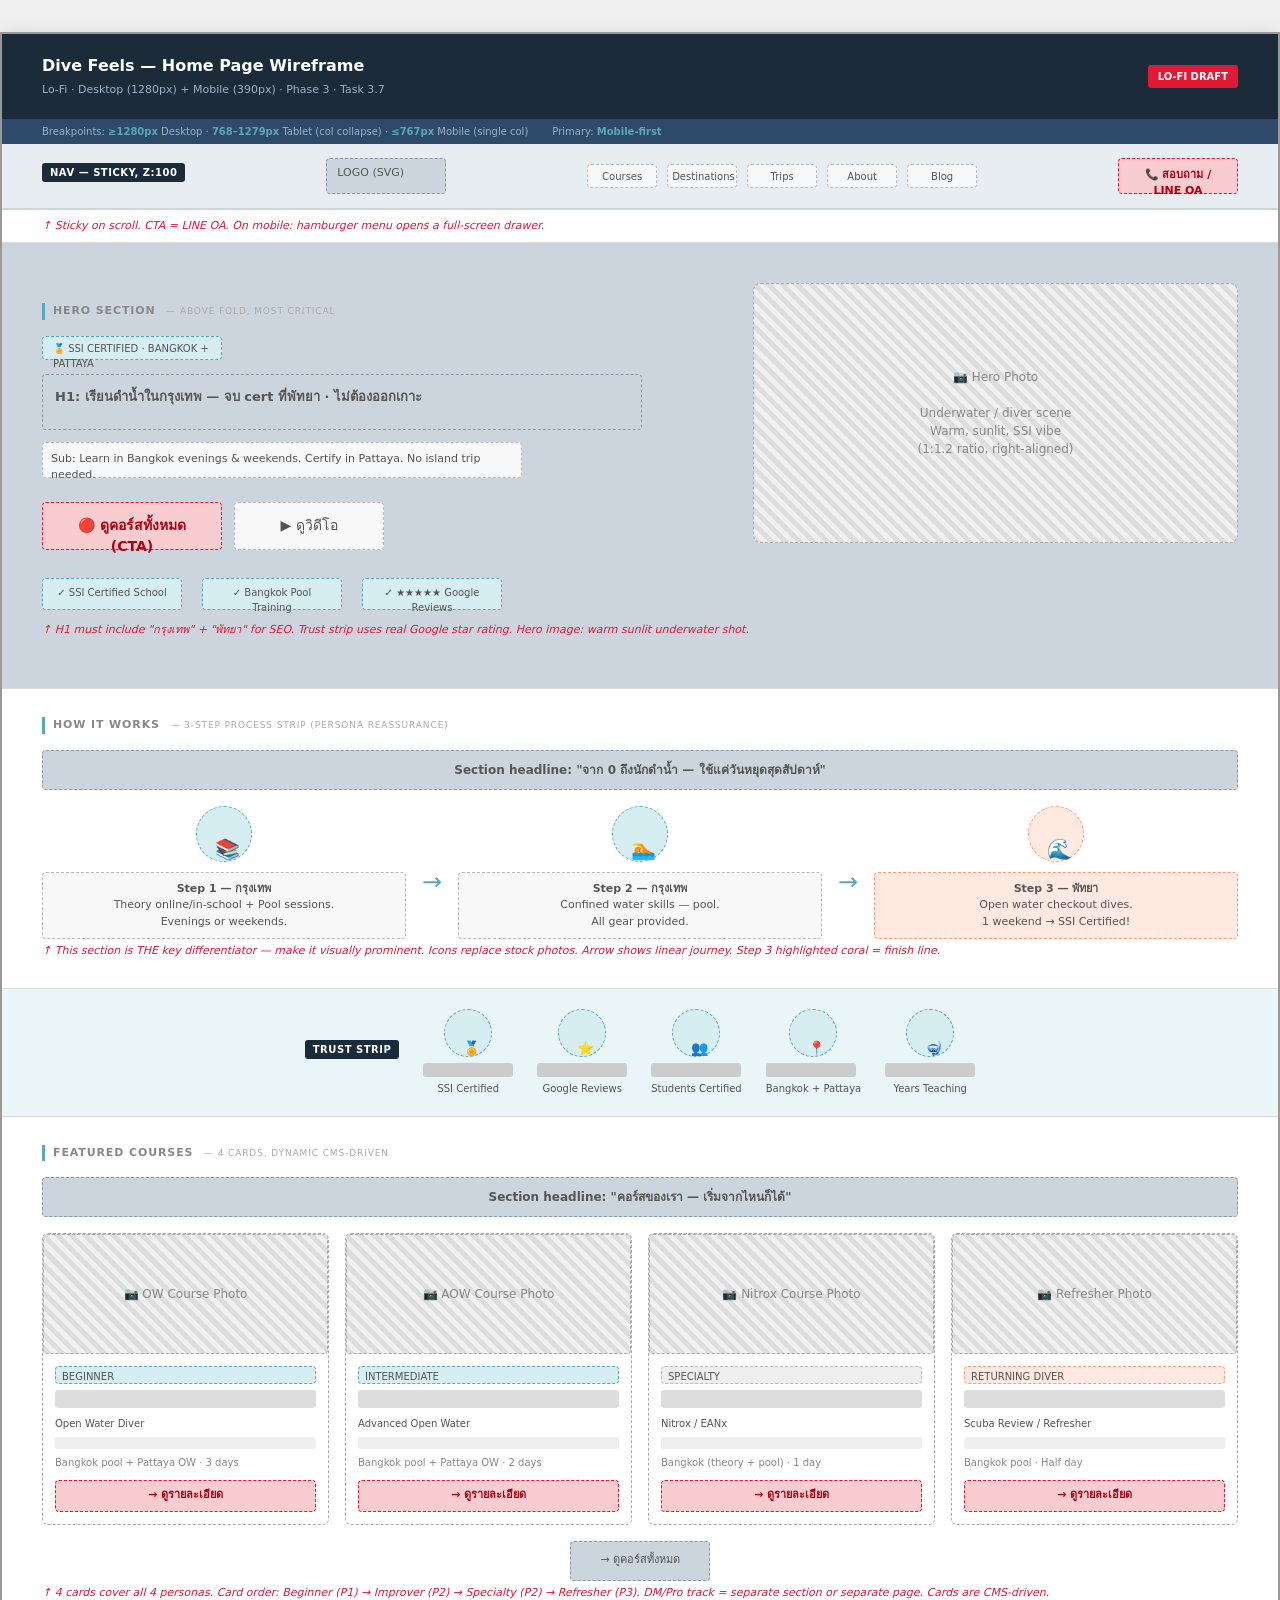
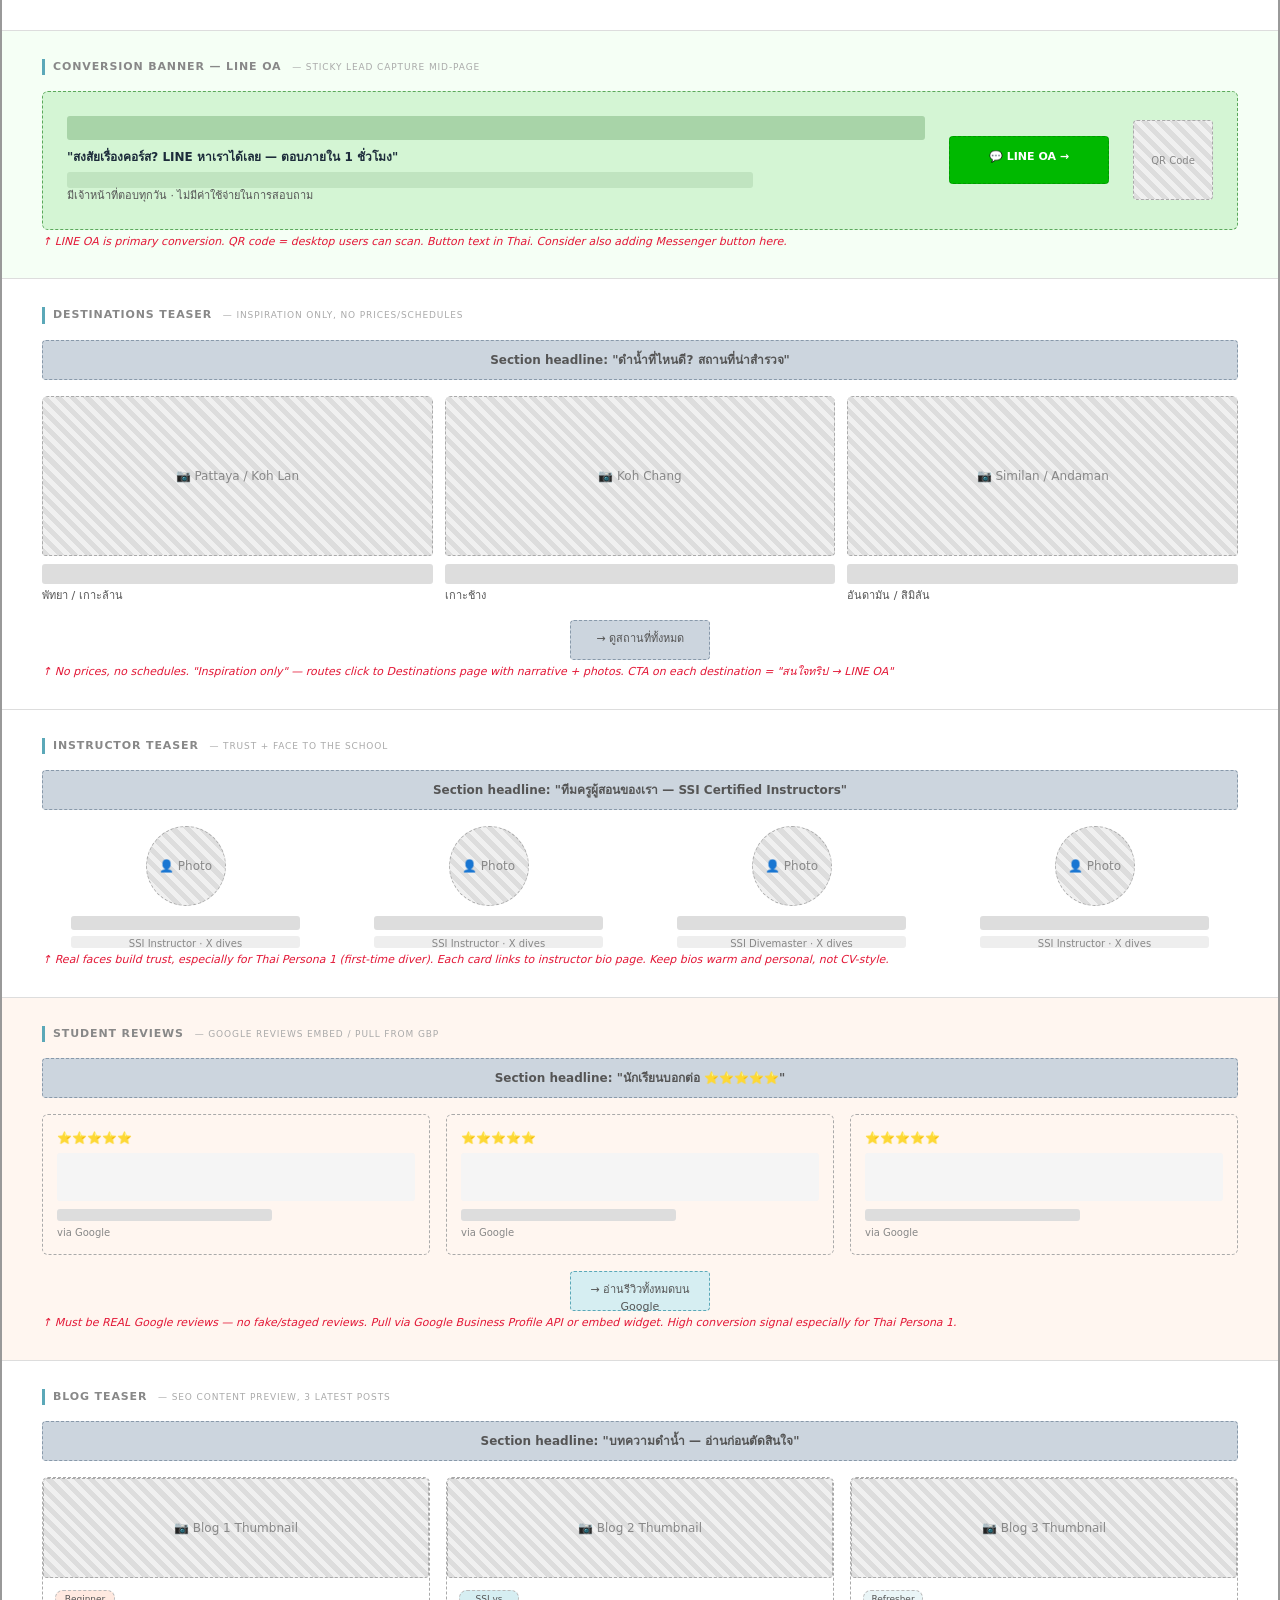
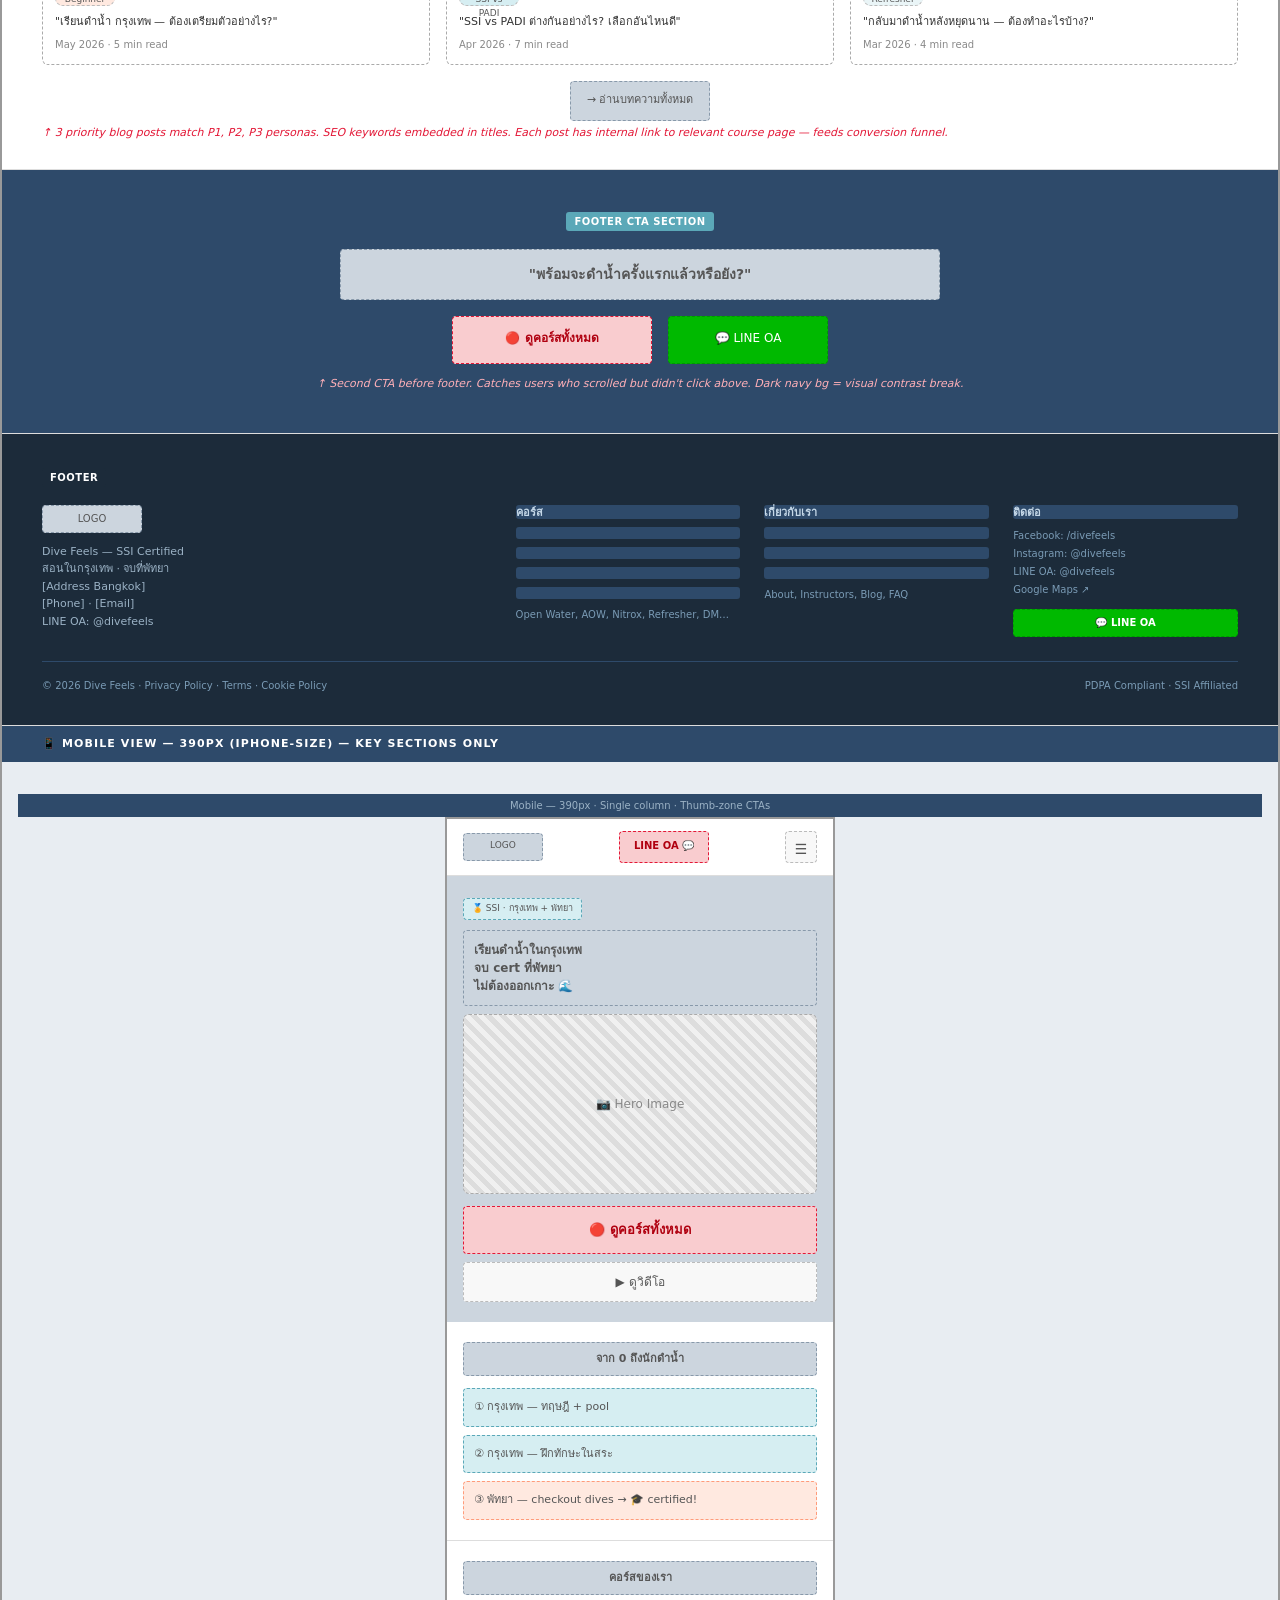
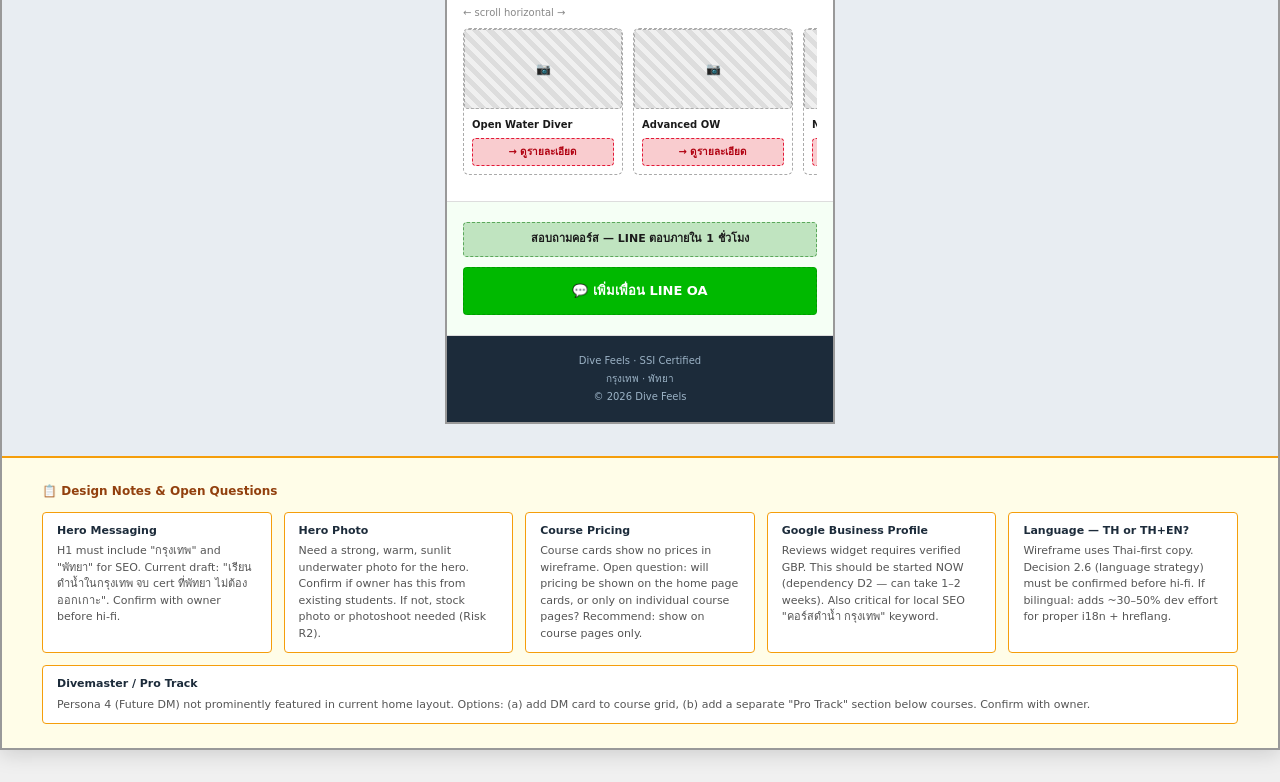
<file: wireframe-home.html>
<!DOCTYPE html>
<html lang="en">
<head>
  <meta charset="UTF-8">
  <meta name="viewport" content="width=device-width, initial-scale=1.0">
  <title>Dive Feels — Home Page Wireframe (Lo-Fi)</title>
  <style>
    /* ── Reset & base ─────────────────────────────── */
    *, *::before, *::after { box-sizing: border-box; margin: 0; padding: 0; }
    body {
      font-family: system-ui, sans-serif;
      background: #F0F0F0;
      color: #1a1a1a;
      font-size: 14px;
      line-height: 1.5;
    }

    /* ── Wireframe chrome ─────────────────────────── */
    .wf-page {
      max-width: 1280px;
      margin: 32px auto;
      background: #fff;
      border: 2px solid #999;
      box-shadow: 0 4px 20px rgba(0,0,0,.15);
    }

    /* Annotation pill */
    .wf-label {
      display: inline-block;
      background: #1C2B3A;
      color: #fff;
      font-size: 10px;
      font-weight: 700;
      letter-spacing: .05em;
      text-transform: uppercase;
      padding: 2px 8px;
      border-radius: 3px;
      margin-bottom: 6px;
    }
    .wf-note {
      font-size: 11px;
      color: #E31837;
      font-style: italic;
      margin-top: 4px;
    }

    /* ── Blocks ───────────────────────────────────── */
    .block {
      border: 1.5px dashed #BBBBBB;
      background: #F8F8F8;
      padding: 14px 18px;
      border-radius: 4px;
      text-align: center;
      color: #555;
    }
    .block-dark {
      background: #CCD5DE;
      border-color: #8899AA;
    }
    .block-accent {
      background: #D6EEF2;
      border-color: #5BA8B8;
    }
    .block-cta {
      background: #F9CCCF;
      border-color: #E31837;
      color: #B00010;
      font-weight: 700;
    }
    .block-coral {
      background: #FFE9E0;
      border-color: #FF9B7A;
    }
    .block-image {
      background: repeating-linear-gradient(
        45deg,
        #ddd,
        #ddd 5px,
        #f0f0f0 5px,
        #f0f0f0 10px
      );
      border: 1.5px dashed #aaa;
      border-radius: 4px;
      text-align: center;
      color: #888;
      font-size: 12px;
      display: flex;
      align-items: center;
      justify-content: center;
    }

    /* ── Layout helpers ───────────────────────────── */
    .row { display: flex; gap: 12px; }
    .col { flex: 1; }
    .col-2 { flex: 2; }
    .col-3 { flex: 3; }

    /* ── Sections ─────────────────────────────────── */
    section {
      padding: 28px 40px;
      border-bottom: 1px solid #DDD;
    }
    section:last-child { border-bottom: none; }

    .section-title {
      font-size: 11px;
      font-weight: 700;
      text-transform: uppercase;
      letter-spacing: .08em;
      color: #888;
      border-left: 3px solid #5BA8B8;
      padding-left: 8px;
      margin-bottom: 16px;
    }
    .section-title span {
      font-size: 9px;
      font-weight: 400;
      color: #AAA;
      margin-left: 6px;
    }

    /* Spacer */
    .gap { margin-bottom: 12px; }
    .gap-lg { margin-bottom: 20px; }

    /* ── Page title ───────────────────────────────── */
    .doc-header {
      background: #1C2B3A;
      color: #fff;
      padding: 20px 40px;
      display: flex;
      align-items: center;
      justify-content: space-between;
    }
    .doc-header h1 { font-size: 16px; font-weight: 700; }
    .doc-header p { font-size: 11px; color: #9BB2C5; margin-top: 4px; }
    .doc-header .badge {
      background: #E31837; color: #fff; font-size: 10px;
      font-weight: 700; padding: 4px 10px; border-radius: 3px;
    }

    /* ── Responsive breakpoint indicator ─────────── */
    .bp-bar {
      background: #2E4A6A;
      color: #9BB2C5;
      font-size: 10px;
      padding: 5px 40px;
      display: flex;
      gap: 24px;
    }
    .bp-bar span { color: #5BA8B8; font-weight: 700; }

    /* ── Sticky nav ───────────────────────────────── */
    .nav-bar {
      display: flex;
      align-items: center;
      justify-content: space-between;
      padding: 14px 40px;
      background: #E8EDF2;
      border-bottom: 2px solid #CCD5DE;
    }
    .nav-logo { width: 120px; height: 36px; }
    .nav-links { display: flex; gap: 10px; }
    .nav-link { width: 70px; height: 24px; }
    .nav-cta { width: 120px; height: 36px; }
    .nav-mobile-icon { display: none; width: 36px; height: 36px; }

    /* ── Hero ─────────────────────────────────────── */
    .hero {
      background: #CCD5DE;
      padding: 60px 40px 50px;
      position: relative;
    }
    .hero-content { max-width: 600px; }
    .hero-badge { width: 180px; height: 24px; margin-bottom: 14px; }
    .hero-h1 { width: 100%; height: 56px; margin-bottom: 12px; }
    .hero-sub { width: 80%; height: 36px; margin-bottom: 24px; }
    .hero-ctas { display: flex; gap: 12px; margin-bottom: 0; }
    .hero-cta-primary { width: 180px; height: 48px; }
    .hero-cta-secondary { width: 150px; height: 48px; }
    .hero-image-overlay {
      position: absolute;
      right: 40px;
      top: 40px;
      width: 38%;
      height: 260px;
      border-radius: 8px;
    }
    .hero-trust { display: flex; gap: 20px; margin-top: 28px; }
    .hero-trust-item { width: 140px; height: 32px; }

    /* ── How it works ─────────────────────────────── */
    .hiw-steps { display: flex; gap: 16px; }
    .hiw-step { flex: 1; text-align: center; }
    .hiw-icon { width: 56px; height: 56px; border-radius: 50%; margin: 0 auto 10px; }
    .hiw-arrow {
      display: flex; align-items: center; font-size: 24px; color: #5BA8B8;
      padding-top: 20px;
    }

    /* ── Courses ──────────────────────────────────── */
    .course-cards { display: flex; gap: 16px; }
    .course-card { flex: 1; border: 1.5px dashed #AAA; border-radius: 6px; overflow: hidden; }
    .course-card-img { height: 120px; }
    .course-card-body { padding: 12px; }
    .course-card-title { height: 18px; background: #ddd; border-radius: 3px; margin-bottom: 8px; }
    .course-card-meta { height: 12px; background: #eee; border-radius: 3px; margin-bottom: 6px; }
    .course-card-cta { height: 32px; }
    .view-all { width: 140px; height: 40px; margin: 16px auto 0; display: block; }

    /* ── Trust strip ──────────────────────────────── */
    .trust-strip {
      display: flex;
      gap: 24px;
      align-items: center;
      justify-content: center;
      padding: 20px 40px;
      background: #EAF5F7;
      border-bottom: 1px solid #DDD;
    }
    .trust-item { text-align: center; }
    .trust-icon { width: 48px; height: 48px; border-radius: 50%; margin: 0 auto 6px; }
    .trust-text { height: 14px; width: 90px; background: #CCC; border-radius: 3px; }

    /* ── Destinations teaser ──────────────────────── */
    .dest-grid { display: grid; grid-template-columns: 1fr 1fr 1fr; gap: 12px; }
    .dest-card { position: relative; border-radius: 6px; overflow: hidden; }
    .dest-card-img { height: 160px; width: 100%; }
    .dest-card-label { height: 20px; margin-top: 8px; background: #ddd; border-radius: 3px; }

    /* ── Instructors ──────────────────────────────── */
    .instructor-cards { display: flex; gap: 16px; }
    .instr-card { flex: 1; text-align: center; }
    .instr-photo { width: 80px; height: 80px; border-radius: 50%; margin: 0 auto 10px; }
    .instr-name { height: 14px; background: #ddd; border-radius: 3px; margin-bottom: 6px; }
    .instr-title { height: 12px; background: #eee; border-radius: 3px; width: 80%; margin: 0 auto; }

    /* ── Reviews ──────────────────────────────────── */
    .review-cards { display: flex; gap: 16px; }
    .review-card {
      flex: 1; border: 1.5px dashed #AAA; border-radius: 6px; padding: 14px;
    }
    .review-stars { height: 16px; background: #FFF0EB; border-radius: 3px; margin-bottom: 8px; }
    .review-text { height: 48px; background: #F5F5F5; border-radius: 3px; margin-bottom: 8px; }
    .review-author { height: 12px; background: #DDD; border-radius: 3px; width: 60%; }

    /* ── Blog teaser ──────────────────────────────── */
    .blog-cards { display: flex; gap: 16px; }
    .blog-card { flex: 1; border: 1.5px dashed #AAA; border-radius: 6px; overflow: hidden; }
    .blog-img { height: 100px; }
    .blog-body { padding: 12px; }
    .blog-tag { height: 16px; width: 60px; border-radius: 10px; margin-bottom: 8px; }
    .blog-title { height: 30px; background: #DDD; border-radius: 3px; margin-bottom: 8px; }
    .blog-meta { height: 12px; background: #EEE; border-radius: 3px; width: 70%; }

    /* ── LINE CTA banner ──────────────────────────── */
    .line-banner {
      background: #D4F5D4;
      border: 1.5px dashed #5BA85B;
      border-radius: 6px;
      padding: 24px;
      display: flex;
      align-items: center;
      justify-content: space-between;
      gap: 24px;
    }
    .line-copy { flex: 2; }
    .line-title { height: 24px; background: #A8D4A8; border-radius: 3px; margin-bottom: 8px; }
    .line-sub { height: 16px; background: #C0E4C0; border-radius: 3px; width: 80%; }
    .line-btn { width: 160px; height: 48px; flex-shrink: 0; }
    .line-qr { width: 80px; height: 80px; flex-shrink: 0; }

    /* ── Footer ───────────────────────────────────── */
    .footer {
      background: #1C2B3A;
      padding: 32px 40px;
      color: #9BB2C5;
    }
    .footer-grid { display: grid; grid-template-columns: 2fr 1fr 1fr 1fr; gap: 24px; margin-bottom: 24px; }
    .footer-col .col-title { height: 14px; background: #2E4A6A; border-radius: 3px; margin-bottom: 12px; }
    .footer-link { height: 12px; background: #2E4A6A; border-radius: 3px; margin-bottom: 8px; }
    .footer-bottom {
      border-top: 1px solid #2E4A6A; padding-top: 16px; font-size: 11px;
      display: flex; justify-content: space-between; align-items: center;
    }

    /* ── Mobile preview ───────────────────────────── */
    .mobile-header {
      background: #2E4A6A;
      color: #9BB2C5;
      font-size: 10px;
      padding: 4px 16px;
      text-align: center;
    }
    .mobile-frame {
      max-width: 390px;
      margin: 0 auto;
      border: 2px solid #999;
      background: #fff;
      overflow: hidden;
    }
    .mobile-section { padding: 20px 16px; border-bottom: 1px solid #DDD; }

    /* ── Divider ──────────────────────────────────── */
    .page-divider {
      background: #2E4A6A;
      color: #fff;
      padding: 10px 40px;
      font-size: 11px;
      font-weight: 700;
      text-transform: uppercase;
      letter-spacing: .1em;
    }

    /* ── Annotations panel ────────────────────────── */
    .annotations {
      padding: 24px 40px;
      background: #FFFDE8;
      border-top: 2px solid #F59E0B;
    }
    .annotations h3 { font-size: 12px; font-weight: 700; color: #92400E; margin-bottom: 12px; }
    .ann-row { display: flex; gap: 12px; flex-wrap: wrap; }
    .ann-item {
      background: #fff;
      border: 1px solid #F59E0B;
      border-radius: 4px;
      padding: 10px 14px;
      flex: 1;
      min-width: 200px;
    }
    .ann-item h4 { font-size: 11px; font-weight: 700; color: #1C2B3A; margin-bottom: 4px; }
    .ann-item p { font-size: 11px; color: #555; line-height: 1.5; }

    /* ── Sticky nav indicator ─────────────────────── */
    .sticky-note {
      background: #E31837; color: #fff; font-size: 10px; font-weight: 700;
      padding: 2px 8px; border-radius: 3px; margin-left: 8px;
    }

    /* ── Breakpoint responsive ────────────────────── */
    @media (max-width: 900px) {
      section { padding: 20px 16px; }
      .hero-image-overlay { display: none; }
      .row, .hiw-steps, .course-cards, .review-cards, .blog-cards { flex-direction: column; }
      .dest-grid { grid-template-columns: 1fr 1fr; }
      .footer-grid { grid-template-columns: 1fr 1fr; }
      .nav-links, .nav-cta { display: none; }
      .nav-mobile-icon { display: block; }
    }
  </style>
</head>
<body>

<!-- ════════════════════════════════════════
     DESKTOP WIREFRAME
════════════════════════════════════════ -->

<div class="wf-page">

  <!-- Doc header -->
  <div class="doc-header">
    <div>
      <h1>Dive Feels — Home Page Wireframe</h1>
      <p>Lo-Fi · Desktop (1280px) + Mobile (390px) · Phase 3 · Task 3.7</p>
    </div>
    <div class="badge">LO-FI DRAFT</div>
  </div>

  <!-- Breakpoint bar -->
  <div class="bp-bar">
    <div>Breakpoints: <span>≥1280px</span> Desktop · <span>768–1279px</span> Tablet (col collapse) · <span>≤767px</span> Mobile (single col)</div>
    <div>Primary: <span>Mobile-first</span></div>
  </div>

  <!-- ── 1. STICKY NAV ────────────────────────── -->
  <section style="padding: 0;">
    <div class="nav-bar">
      <span class="wf-label">Nav — sticky, z:100</span>
      <div class="row" style="align-items:center; gap: 16px;">
        <div class="block block-dark nav-logo" style="text-align:left; padding:6px 10px; font-size:11px;">LOGO (SVG)</div>
      </div>
      <div class="nav-links row">
        <div class="block nav-link" style="font-size:10px; padding:4px;">Courses</div>
        <div class="block nav-link" style="font-size:10px; padding:4px;">Destinations</div>
        <div class="block nav-link" style="font-size:10px; padding:4px;">Trips</div>
        <div class="block nav-link" style="font-size:10px; padding:4px;">About</div>
        <div class="block nav-link" style="font-size:10px; padding:4px;">Blog</div>
      </div>
      <div class="block block-cta nav-cta" style="font-size:11px; padding: 8px 12px;">📞 สอบถาม / LINE OA</div>
      <div class="block nav-mobile-icon" style="font-size:18px; padding:4px;">☰</div>
    </div>
    <p class="wf-note" style="padding: 4px 40px 8px;">↑ Sticky on scroll. CTA = LINE OA. On mobile: hamburger menu opens a full-screen drawer.</p>
  </section>

  <!-- ── 2. HERO ───────────────────────────────── -->
  <section class="hero">
    <div class="section-title">HERO SECTION <span>— above fold, most critical</span></div>

    <div class="hero-content">
      <div class="block block-accent hero-badge" style="font-size:10px; padding: 4px 10px; text-align:left;">
        🏅 SSI CERTIFIED · BANGKOK + PATTAYA
      </div>
      <div class="block block-dark hero-h1" style="font-size:13px; font-weight:700; text-align:left; padding: 12px;">
        H1: เรียนดำน้ำในกรุงเทพ — จบ cert ที่พัทยา · ไม่ต้องออกเกาะ
      </div>
      <div class="block hero-sub" style="font-size:11px; text-align:left; padding: 8px;">
        Sub: Learn in Bangkok evenings & weekends. Certify in Pattaya. No island trip needed.
      </div>
      <div class="hero-ctas">
        <div class="block block-cta hero-cta-primary" style="padding: 12px;">🔴 ดูคอร์สทั้งหมด (CTA)</div>
        <div class="block hero-cta-secondary" style="padding: 12px;">▶ ดูวิดีโอ</div>
      </div>
      <div class="hero-trust">
        <div class="block block-accent hero-trust-item" style="font-size:10px; padding: 6px 10px;">✓ SSI Certified School</div>
        <div class="block block-accent hero-trust-item" style="font-size:10px; padding: 6px 10px;">✓ Bangkok Pool Training</div>
        <div class="block block-accent hero-trust-item" style="font-size:10px; padding: 6px 10px;">✓ ★★★★★ Google Reviews</div>
      </div>
    </div>

    <!-- Hero image -->
    <div class="block-image hero-image-overlay" style="font-size: 12px;">
      📷 Hero Photo<br><br>
      Underwater / diver scene<br>
      Warm, sunlit, SSI vibe<br>
      (1:1.2 ratio, right-aligned)
    </div>

    <p class="wf-note" style="margin-top:12px;">↑ H1 must include "กรุงเทพ" + "พัทยา" for SEO. Trust strip uses real Google star rating. Hero image: warm sunlit underwater shot.</p>
  </section>

  <!-- ── 3. HOW IT WORKS ────────────────────────── -->
  <section>
    <div class="section-title">HOW IT WORKS <span>— 3-step process strip (persona reassurance)</span></div>
    <div class="block block-dark" style="font-size:12px; font-weight:700; text-align:center; padding:10px; margin-bottom:16px;">
      Section headline: "จาก 0 ถึงนักดำน้ำ — ใช้แค่วันหยุดสุดสัปดาห์"
    </div>
    <div class="hiw-steps">
      <div class="hiw-step">
        <div class="block block-accent hiw-icon" style="line-height:56px; font-size:20px;">📚</div>
        <div class="block" style="font-size:11px; padding:8px;">
          <strong>Step 1 — กรุงเทพ</strong><br>
          Theory online/in-school + Pool sessions.<br>
          Evenings or weekends.
        </div>
      </div>
      <div class="hiw-arrow">→</div>
      <div class="hiw-step">
        <div class="block block-accent hiw-icon" style="line-height:56px; font-size:20px;">🏊</div>
        <div class="block" style="font-size:11px; padding:8px;">
          <strong>Step 2 — กรุงเทพ</strong><br>
          Confined water skills — pool.<br>
          All gear provided.
        </div>
      </div>
      <div class="hiw-arrow">→</div>
      <div class="hiw-step">
        <div class="block block-coral hiw-icon" style="line-height:56px; font-size:20px;">🌊</div>
        <div class="block block-coral" style="font-size:11px; padding:8px;">
          <strong>Step 3 — พัทยา</strong><br>
          Open water checkout dives.<br>
          1 weekend → SSI Certified!
        </div>
      </div>
    </div>
    <p class="wf-note">↑ This section is THE key differentiator — make it visually prominent. Icons replace stock photos. Arrow shows linear journey. Step 3 highlighted coral = finish line.</p>
  </section>

  <!-- ── 4. TRUST STRIP ──────────────────────────── -->
  <div class="trust-strip">
    <div class="wf-label">TRUST STRIP</div>
    <div class="trust-item">
      <div class="block block-accent trust-icon" style="line-height:48px;">🏅</div>
      <div class="trust-text"></div>
      <div style="font-size:10px; color:#555; margin-top:4px;">SSI Certified</div>
    </div>
    <div class="trust-item">
      <div class="block block-accent trust-icon" style="line-height:48px;">⭐</div>
      <div class="trust-text"></div>
      <div style="font-size:10px; color:#555; margin-top:4px;">Google Reviews</div>
    </div>
    <div class="trust-item">
      <div class="block block-accent trust-icon" style="line-height:48px;">👥</div>
      <div class="trust-text"></div>
      <div style="font-size:10px; color:#555; margin-top:4px;">Students Certified</div>
    </div>
    <div class="trust-item">
      <div class="block block-accent trust-icon" style="line-height:48px;">📍</div>
      <div class="trust-text"></div>
      <div style="font-size:10px; color:#555; margin-top:4px;">Bangkok + Pattaya</div>
    </div>
    <div class="trust-item">
      <div class="block block-accent trust-icon" style="line-height:48px;">🤿</div>
      <div class="trust-text"></div>
      <div style="font-size:10px; color:#555; margin-top:4px;">Years Teaching</div>
    </div>
  </div>

  <!-- ── 5. FEATURED COURSES ─────────────────────── -->
  <section>
    <div class="section-title">FEATURED COURSES <span>— 4 cards, dynamic CMS-driven</span></div>
    <div class="block block-dark" style="font-size:12px; font-weight:700; text-align:center; padding:10px; margin-bottom:16px;">
      Section headline: "คอร์สของเรา — เริ่มจากไหนก็ได้"
    </div>
    <div class="course-cards">
      <!-- Card 1 -->
      <div class="course-card">
        <div class="block-image course-card-img">📷 OW Course Photo</div>
        <div class="course-card-body">
          <div class="block block-accent" style="font-size:10px; height:18px; padding:2px 6px; margin-bottom:6px; text-align:left;">BEGINNER</div>
          <div class="course-card-title"></div>
          <div style="font-size:10px; color:#555; margin-bottom:6px;">Open Water Diver</div>
          <div class="course-card-meta"></div>
          <div style="font-size:10px; color:#888; margin-bottom:10px;">Bangkok pool + Pattaya OW · 3 days</div>
          <div class="block block-cta course-card-cta" style="font-size:11px; padding:6px;">→ ดูรายละเอียด</div>
        </div>
      </div>
      <!-- Card 2 -->
      <div class="course-card">
        <div class="block-image course-card-img">📷 AOW Course Photo</div>
        <div class="course-card-body">
          <div class="block block-accent" style="font-size:10px; height:18px; padding:2px 6px; margin-bottom:6px; text-align:left;">INTERMEDIATE</div>
          <div class="course-card-title"></div>
          <div style="font-size:10px; color:#555; margin-bottom:6px;">Advanced Open Water</div>
          <div class="course-card-meta"></div>
          <div style="font-size:10px; color:#888; margin-bottom:10px;">Bangkok pool + Pattaya OW · 2 days</div>
          <div class="block block-cta course-card-cta" style="font-size:11px; padding:6px;">→ ดูรายละเอียด</div>
        </div>
      </div>
      <!-- Card 3 -->
      <div class="course-card">
        <div class="block-image course-card-img">📷 Nitrox Course Photo</div>
        <div class="course-card-body">
          <div class="block" style="font-size:10px; height:18px; padding:2px 6px; margin-bottom:6px; text-align:left; background:#EEE;">SPECIALTY</div>
          <div class="course-card-title"></div>
          <div style="font-size:10px; color:#555; margin-bottom:6px;">Nitrox / EANx</div>
          <div class="course-card-meta"></div>
          <div style="font-size:10px; color:#888; margin-bottom:10px;">Bangkok (theory + pool) · 1 day</div>
          <div class="block block-cta course-card-cta" style="font-size:11px; padding:6px;">→ ดูรายละเอียด</div>
        </div>
      </div>
      <!-- Card 4 -->
      <div class="course-card">
        <div class="block-image course-card-img">📷 Refresher Photo</div>
        <div class="course-card-body">
          <div class="block block-coral" style="font-size:10px; height:18px; padding:2px 6px; margin-bottom:6px; text-align:left;">RETURNING DIVER</div>
          <div class="course-card-title"></div>
          <div style="font-size:10px; color:#555; margin-bottom:6px;">Scuba Review / Refresher</div>
          <div class="course-card-meta"></div>
          <div style="font-size:10px; color:#888; margin-bottom:10px;">Bangkok pool · Half day</div>
          <div class="block block-cta course-card-cta" style="font-size:11px; padding:6px;">→ ดูรายละเอียด</div>
        </div>
      </div>
    </div>
    <div class="block block-dark view-all" style="font-size:11px; padding:10px;">→ ดูคอร์สทั้งหมด</div>
    <p class="wf-note">↑ 4 cards cover all 4 personas. Card order: Beginner (P1) → Improver (P2) → Specialty (P2) → Refresher (P3). DM/Pro track = separate section or separate page. Cards are CMS-driven.</p>
  </section>

  <!-- ── 6. LINE CTA BANNER ─────────────────────── -->
  <section style="background: #F5FFF5;">
    <div class="section-title">CONVERSION BANNER — LINE OA <span>— sticky lead capture mid-page</span></div>
    <div class="line-banner">
      <div class="line-copy">
        <div class="line-title"></div>
        <div style="font-size:12px; font-weight:700; color:#1C2B3A; margin-bottom:6px;">
          "สงสัยเรื่องคอร์ส? LINE หาเราได้เลย — ตอบภายใน 1 ชั่วโมง"
        </div>
        <div class="line-sub"></div>
        <div style="font-size:11px; color:#555;">มีเจ้าหน้าที่ตอบทุกวัน · ไม่มีค่าใช้จ่ายในการสอบถาม</div>
      </div>
      <div class="block block-cta line-btn" style="font-size:11px; padding:12px; background:#00B900; border-color:#009900; color:#fff;">
        💬 LINE OA →
      </div>
      <div class="block-image line-qr" style="font-size:10px; border-radius:4px;">QR Code</div>
    </div>
    <p class="wf-note">↑ LINE OA is primary conversion. QR code = desktop users can scan. Button text in Thai. Consider also adding Messenger button here.</p>
  </section>

  <!-- ── 7. DESTINATIONS TEASER ─────────────────── -->
  <section>
    <div class="section-title">DESTINATIONS TEASER <span>— inspiration only, no prices/schedules</span></div>
    <div class="block block-dark" style="font-size:12px; font-weight:700; text-align:center; padding:10px; margin-bottom:16px;">
      Section headline: "ดำน้ำที่ไหนดี? สถานที่น่าสำรวจ"
    </div>
    <div class="dest-grid">
      <div class="dest-card">
        <div class="block-image dest-card-img">📷 Pattaya / Koh Lan</div>
        <div class="dest-card-label"></div>
        <div style="font-size:11px; color:#555; margin-top:4px;">พัทยา / เกาะล้าน</div>
      </div>
      <div class="dest-card">
        <div class="block-image dest-card-img">📷 Koh Chang</div>
        <div class="dest-card-label"></div>
        <div style="font-size:11px; color:#555; margin-top:4px;">เกาะช้าง</div>
      </div>
      <div class="dest-card">
        <div class="block-image dest-card-img">📷 Similan / Andaman</div>
        <div class="dest-card-label"></div>
        <div style="font-size:11px; color:#555; margin-top:4px;">อันดามัน / สิมิลัน</div>
      </div>
    </div>
    <div class="block block-dark view-all" style="font-size:11px; padding:10px;">→ ดูสถานที่ทั้งหมด</div>
    <p class="wf-note">↑ No prices, no schedules. "Inspiration only" — routes click to Destinations page with narrative + photos. CTA on each destination = "สนใจทริป → LINE OA"</p>
  </section>

  <!-- ── 8. INSTRUCTOR / TEAM TEASER ─────────────── -->
  <section>
    <div class="section-title">INSTRUCTOR TEASER <span>— trust + face to the school</span></div>
    <div class="block block-dark" style="font-size:12px; font-weight:700; text-align:center; padding:10px; margin-bottom:16px;">
      Section headline: "ทีมครูผู้สอนของเรา — SSI Certified Instructors"
    </div>
    <div class="instructor-cards">
      <div class="instr-card">
        <div class="block-image instr-photo">👤 Photo</div>
        <div class="instr-name" style="background:#DDD; height:14px; border-radius:3px; margin:0 auto 6px; width:80%;"></div>
        <div class="instr-title" style="font-size:10px; color:#888;">SSI Instructor · X dives</div>
      </div>
      <div class="instr-card">
        <div class="block-image instr-photo">👤 Photo</div>
        <div class="instr-name" style="background:#DDD; height:14px; border-radius:3px; margin:0 auto 6px; width:80%;"></div>
        <div class="instr-title" style="font-size:10px; color:#888;">SSI Instructor · X dives</div>
      </div>
      <div class="instr-card">
        <div class="block-image instr-photo">👤 Photo</div>
        <div class="instr-name" style="background:#DDD; height:14px; border-radius:3px; margin:0 auto 6px; width:80%;"></div>
        <div class="instr-title" style="font-size:10px; color:#888;">SSI Divemaster · X dives</div>
      </div>
      <div class="instr-card">
        <div class="block-image instr-photo">👤 Photo</div>
        <div class="instr-name" style="background:#DDD; height:14px; border-radius:3px; margin:0 auto 6px; width:80%;"></div>
        <div class="instr-title" style="font-size:10px; color:#888;">SSI Instructor · X dives</div>
      </div>
    </div>
    <p class="wf-note">↑ Real faces build trust, especially for Thai Persona 1 (first-time diver). Each card links to instructor bio page. Keep bios warm and personal, not CV-style.</p>
  </section>

  <!-- ── 9. GOOGLE REVIEWS ───────────────────────── -->
  <section style="background: #FFF6F0;">
    <div class="section-title">STUDENT REVIEWS <span>— Google Reviews embed / pull from GBP</span></div>
    <div class="block block-dark" style="font-size:12px; font-weight:700; text-align:center; padding:10px; margin-bottom:16px;">
      Section headline: "นักเรียนบอกต่อ ⭐⭐⭐⭐⭐"
    </div>
    <div class="review-cards">
      <div class="review-card">
        <div class="review-stars" style="font-size:12px; background:none;">⭐⭐⭐⭐⭐</div>
        <div class="review-text"></div>
        <div class="review-author"></div>
        <div style="font-size:10px; color:#888; margin-top:4px;">via Google</div>
      </div>
      <div class="review-card">
        <div class="review-stars" style="font-size:12px; background:none;">⭐⭐⭐⭐⭐</div>
        <div class="review-text"></div>
        <div class="review-author"></div>
        <div style="font-size:10px; color:#888; margin-top:4px;">via Google</div>
      </div>
      <div class="review-card">
        <div class="review-stars" style="font-size:12px; background:none;">⭐⭐⭐⭐⭐</div>
        <div class="review-text"></div>
        <div class="review-author"></div>
        <div style="font-size:10px; color:#888; margin-top:4px;">via Google</div>
      </div>
    </div>
    <div class="block block-accent view-all" style="font-size:11px; padding:10px; margin-top:16px;">→ อ่านรีวิวทั้งหมดบน Google</div>
    <p class="wf-note">↑ Must be REAL Google reviews — no fake/staged reviews. Pull via Google Business Profile API or embed widget. High conversion signal especially for Thai Persona 1.</p>
  </section>

  <!-- ── 10. BLOG TEASER ────────────────────────── -->
  <section>
    <div class="section-title">BLOG TEASER <span>— SEO content preview, 3 latest posts</span></div>
    <div class="block block-dark" style="font-size:12px; font-weight:700; text-align:center; padding:10px; margin-bottom:16px;">
      Section headline: "บทความดำน้ำ — อ่านก่อนตัดสินใจ"
    </div>
    <div class="blog-cards">
      <div class="blog-card">
        <div class="block-image blog-img">📷 Blog 1 Thumbnail</div>
        <div class="blog-body">
          <div class="block blog-tag" style="background: #FFE9E0; font-size:9px; padding:2px 6px; text-align:center;">Beginner</div>
          <div class="blog-title" style="font-size:11px; color:#333; background:none; height:auto; margin:0 0 6px;">
            "เรียนดำน้ำ กรุงเทพ — ต้องเตรียมตัวอย่างไร?"
          </div>
          <div class="blog-meta" style="font-size:10px; color:#888; background:none; height:auto;">May 2026 · 5 min read</div>
        </div>
      </div>
      <div class="blog-card">
        <div class="block-image blog-img">📷 Blog 2 Thumbnail</div>
        <div class="blog-body">
          <div class="block blog-tag" style="background: #D6EEF2; font-size:9px; padding:2px 6px; text-align:center;">SSI vs PADI</div>
          <div class="blog-title" style="font-size:11px; color:#333; background:none; height:auto; margin:0 0 6px;">
            "SSI vs PADI ต่างกันอย่างไร? เลือกอันไหนดี"
          </div>
          <div class="blog-meta" style="font-size:10px; color:#888; background:none; height:auto;">Apr 2026 · 7 min read</div>
        </div>
      </div>
      <div class="blog-card">
        <div class="block-image blog-img">📷 Blog 3 Thumbnail</div>
        <div class="blog-body">
          <div class="block blog-tag" style="background: #EAF5F7; font-size:9px; padding:2px 6px; text-align:center;">Refresher</div>
          <div class="blog-title" style="font-size:11px; color:#333; background:none; height:auto; margin:0 0 6px;">
            "กลับมาดำน้ำหลังหยุดนาน — ต้องทำอะไรบ้าง?"
          </div>
          <div class="blog-meta" style="font-size:10px; color:#888; background:none; height:auto;">Mar 2026 · 4 min read</div>
        </div>
      </div>
    </div>
    <div class="block block-dark view-all" style="font-size:11px; padding:10px;">→ อ่านบทความทั้งหมด</div>
    <p class="wf-note">↑ 3 priority blog posts match P1, P2, P3 personas. SEO keywords embedded in titles. Each post has internal link to relevant course page — feeds conversion funnel.</p>
  </section>

  <!-- ── 11. FINAL CTA SECTION ──────────────────── -->
  <section style="background: #2E4A6A; text-align:center; padding: 40px;">
    <div class="wf-label" style="background: #5BA8B8;">FOOTER CTA SECTION</div>
    <div class="block block-dark" style="font-size:14px; font-weight:700; padding:14px; margin: 12px auto; max-width:600px;">
      "พร้อมจะดำน้ำครั้งแรกแล้วหรือยัง?"
    </div>
    <div style="display:flex; gap:16px; justify-content:center; margin-top:16px;">
      <div class="block block-cta" style="width:200px; height:48px; font-size:12px; padding:12px;">🔴 ดูคอร์สทั้งหมด</div>
      <div class="block" style="width:160px; height:48px; font-size:12px; padding:12px; background:#00B900; border-color:#009900; color:#fff;">💬 LINE OA</div>
    </div>
    <p class="wf-note" style="color: #FFB0B8; margin-top:12px;">↑ Second CTA before footer. Catches users who scrolled but didn't click above. Dark navy bg = visual contrast break.</p>
  </section>

  <!-- ── 12. FOOTER ─────────────────────────────── -->
  <section class="footer">
    <div class="wf-label">FOOTER</div>
    <div class="footer-grid" style="margin-top:12px;">
      <div class="footer-col">
        <div class="block block-dark" style="width:100px; height:28px; margin-bottom:10px; font-size:10px; padding:5px;">LOGO</div>
        <div style="font-size:11px; color:#9BB2C5; line-height:1.6;">
          Dive Feels — SSI Certified<br>
          สอนในกรุงเทพ · จบที่พัทยา<br>
          [Address Bangkok]<br>
          [Phone] · [Email]<br>
          LINE OA: @divefeels
        </div>
      </div>
      <div class="footer-col">
        <div class="col-title" style="font-size:11px; font-weight:700; color:#C5D8E8; margin-bottom:8px;">คอร์ส</div>
        <div class="footer-link"></div>
        <div class="footer-link"></div>
        <div class="footer-link"></div>
        <div class="footer-link"></div>
        <div style="font-size:10px; color:#7A9BB5;">Open Water, AOW, Nitrox, Refresher, DM…</div>
      </div>
      <div class="footer-col">
        <div class="col-title" style="font-size:11px; font-weight:700; color:#C5D8E8; margin-bottom:8px;">เกี่ยวกับเรา</div>
        <div class="footer-link"></div>
        <div class="footer-link"></div>
        <div class="footer-link"></div>
        <div style="font-size:10px; color:#7A9BB5;">About, Instructors, Blog, FAQ</div>
      </div>
      <div class="footer-col">
        <div class="col-title" style="font-size:11px; font-weight:700; color:#C5D8E8; margin-bottom:8px;">ติดต่อ</div>
        <div style="font-size:10px; color:#7A9BB5; line-height:1.8;">
          Facebook: /divefeels<br>
          Instagram: @divefeels<br>
          LINE OA: @divefeels<br>
          Google Maps ↗
        </div>
        <div class="block block-cta" style="font-size:10px; height:28px; padding:5px; margin-top:10px; background:#00B900; border-color:#009900; color:#fff;">💬 LINE OA</div>
      </div>
    </div>
    <div class="footer-bottom">
      <div style="font-size:10px; color:#7A9BB5;">© 2026 Dive Feels · Privacy Policy · Terms · Cookie Policy</div>
      <div style="font-size:10px; color:#7A9BB5;">PDPA Compliant · SSI Affiliated</div>
    </div>
  </section>

  <!-- ── MOBILE WIREFRAME ────────────────────────── -->
  <div class="page-divider">📱 MOBILE VIEW — 390px (iPhone-size) — Key sections only</div>

  <div style="background: #E8EDF2; padding: 32px 16px;">
    <div class="mobile-header">Mobile — 390px · Single column · Thumb-zone CTAs</div>
    <div class="mobile-frame">
      <!-- Mobile Nav -->
      <div class="mobile-section" style="display:flex; justify-content:space-between; align-items:center; padding:12px 16px;">
        <div class="block block-dark" style="width:80px; height:28px; font-size:9px; padding:5px;">LOGO</div>
        <div class="block block-cta" style="width:90px; height:32px; font-size:10px; padding:6px;">LINE OA 💬</div>
        <div class="block" style="width:32px; height:32px; font-size:14px; padding:7px;">☰</div>
      </div>
      <!-- Mobile Hero -->
      <div style="background: #CCD5DE; padding: 20px 16px;">
        <div class="block block-accent" style="font-size:9px; padding:3px 8px; margin-bottom:10px; display:inline-block;">🏅 SSI · กรุงเทพ + พัทยา</div>
        <div class="block block-dark" style="font-size:12px; font-weight:700; padding:10px; margin-bottom:8px; text-align:left;">
          เรียนดำน้ำในกรุงเทพ<br>จบ cert ที่พัทยา<br>ไม่ต้องออกเกาะ 🌊
        </div>
        <div class="block-image" style="height:180px; border-radius:6px; margin-bottom:12px;">📷 Hero Image</div>
        <div class="block block-cta" style="width:100%; height:48px; font-size:13px; padding:13px; margin-bottom:8px;">🔴 ดูคอร์สทั้งหมด</div>
        <div class="block" style="width:100%; height:40px; font-size:12px; padding:10px;">▶ ดูวิดีโอ</div>
      </div>
      <!-- Mobile How it works -->
      <div class="mobile-section">
        <div class="block block-dark" style="font-size:11px; font-weight:700; padding:8px; margin-bottom:12px;">จาก 0 ถึงนักดำน้ำ</div>
        <div style="display:flex; flex-direction:column; gap:8px;">
          <div class="block block-accent" style="font-size:11px; padding:10px; text-align:left;">① กรุงเทพ — ทฤษฎี + pool</div>
          <div class="block block-accent" style="font-size:11px; padding:10px; text-align:left;">② กรุงเทพ — ฝึกทักษะในสระ</div>
          <div class="block block-coral" style="font-size:11px; padding:10px; text-align:left;">③ พัทยา — checkout dives → 🎓 certified!</div>
        </div>
      </div>
      <!-- Mobile Course cards (scroll horizontal) -->
      <div class="mobile-section">
        <div class="block block-dark" style="font-size:11px; font-weight:700; padding:8px; margin-bottom:10px;">คอร์สของเรา</div>
        <div style="font-size:10px; color:#888; margin-bottom:8px;">← scroll horizontal →</div>
        <div style="display:flex; gap:10px; overflow-x:auto; padding-bottom:6px;">
          <div style="min-width:160px; border:1.5px dashed #AAA; border-radius:6px; overflow:hidden;">
            <div class="block-image" style="height:80px;">📷</div>
            <div style="padding:8px;">
              <div style="font-size:10px; font-weight:700;">Open Water Diver</div>
              <div class="block block-cta" style="height:28px; font-size:10px; padding:5px; margin-top:6px;">→ ดูรายละเอียด</div>
            </div>
          </div>
          <div style="min-width:160px; border:1.5px dashed #AAA; border-radius:6px; overflow:hidden;">
            <div class="block-image" style="height:80px;">📷</div>
            <div style="padding:8px;">
              <div style="font-size:10px; font-weight:700;">Advanced OW</div>
              <div class="block block-cta" style="height:28px; font-size:10px; padding:5px; margin-top:6px;">→ ดูรายละเอียด</div>
            </div>
          </div>
          <div style="min-width:160px; border:1.5px dashed #AAA; border-radius:6px; overflow:hidden;">
            <div class="block-image" style="height:80px;">📷</div>
            <div style="padding:8px;">
              <div style="font-size:10px; font-weight:700;">Nitrox</div>
              <div class="block block-cta" style="height:28px; font-size:10px; padding:5px; margin-top:6px;">→ ดูรายละเอียด</div>
            </div>
          </div>
        </div>
      </div>
      <!-- Mobile LINE CTA -->
      <div class="mobile-section" style="background:#F5FFF5;">
        <div class="block" style="font-size:11px; font-weight:700; padding:8px; background:#C0E4C0; border-color:#5BA85B; color:#1a1a1a; margin-bottom:10px;">
          สอบถามคอร์ส — LINE ตอบภายใน 1 ชั่วโมง
        </div>
        <div class="block" style="width:100%; height:48px; font-size:13px; padding:13px; background:#00B900; border-color:#009900; color:#fff; font-weight:700;">
          💬 เพิ่มเพื่อน LINE OA
        </div>
      </div>
      <!-- Mobile footer strip -->
      <div style="background:#1C2B3A; padding:16px; color:#9BB2C5; font-size:10px; text-align:center; line-height:1.8;">
        Dive Feels · SSI Certified<br>
        กรุงเทพ · พัทยา<br>
        © 2026 Dive Feels
      </div>
    </div><!-- end mobile-frame -->
  </div>

  <!-- ── ANNOTATIONS ──────────────────────────── -->
  <div class="annotations">
    <h3>📋 Design Notes & Open Questions</h3>
    <div class="ann-row">
      <div class="ann-item">
        <h4>Hero Messaging</h4>
        <p>H1 must include "กรุงเทพ" and "พัทยา" for SEO. Current draft: "เรียนดำน้ำในกรุงเทพ จบ cert ที่พัทยา ไม่ต้องออกเกาะ". Confirm with owner before hi-fi.</p>
      </div>
      <div class="ann-item">
        <h4>Hero Photo</h4>
        <p>Need a strong, warm, sunlit underwater photo for the hero. Confirm if owner has this from existing students. If not, stock photo or photoshoot needed (Risk R2).</p>
      </div>
      <div class="ann-item">
        <h4>Course Pricing</h4>
        <p>Course cards show no prices in wireframe. Open question: will pricing be shown on the home page cards, or only on individual course pages? Recommend: show on course pages only.</p>
      </div>
      <div class="ann-item">
        <h4>Google Business Profile</h4>
        <p>Reviews widget requires verified GBP. This should be started NOW (dependency D2 — can take 1–2 weeks). Also critical for local SEO "คอร์สดำน้ำ กรุงเทพ" keyword.</p>
      </div>
      <div class="ann-item">
        <h4>Language — TH or TH+EN?</h4>
        <p>Wireframe uses Thai-first copy. Decision 2.6 (language strategy) must be confirmed before hi-fi. If bilingual: adds ~30–50% dev effort for proper i18n + hreflang.</p>
      </div>
      <div class="ann-item">
        <h4>Divemaster / Pro Track</h4>
        <p>Persona 4 (Future DM) not prominently featured in current home layout. Options: (a) add DM card to course grid, (b) add a separate "Pro Track" section below courses. Confirm with owner.</p>
      </div>
    </div>
  </div>

</div><!-- end wf-page -->

</body>
</html>
</file>
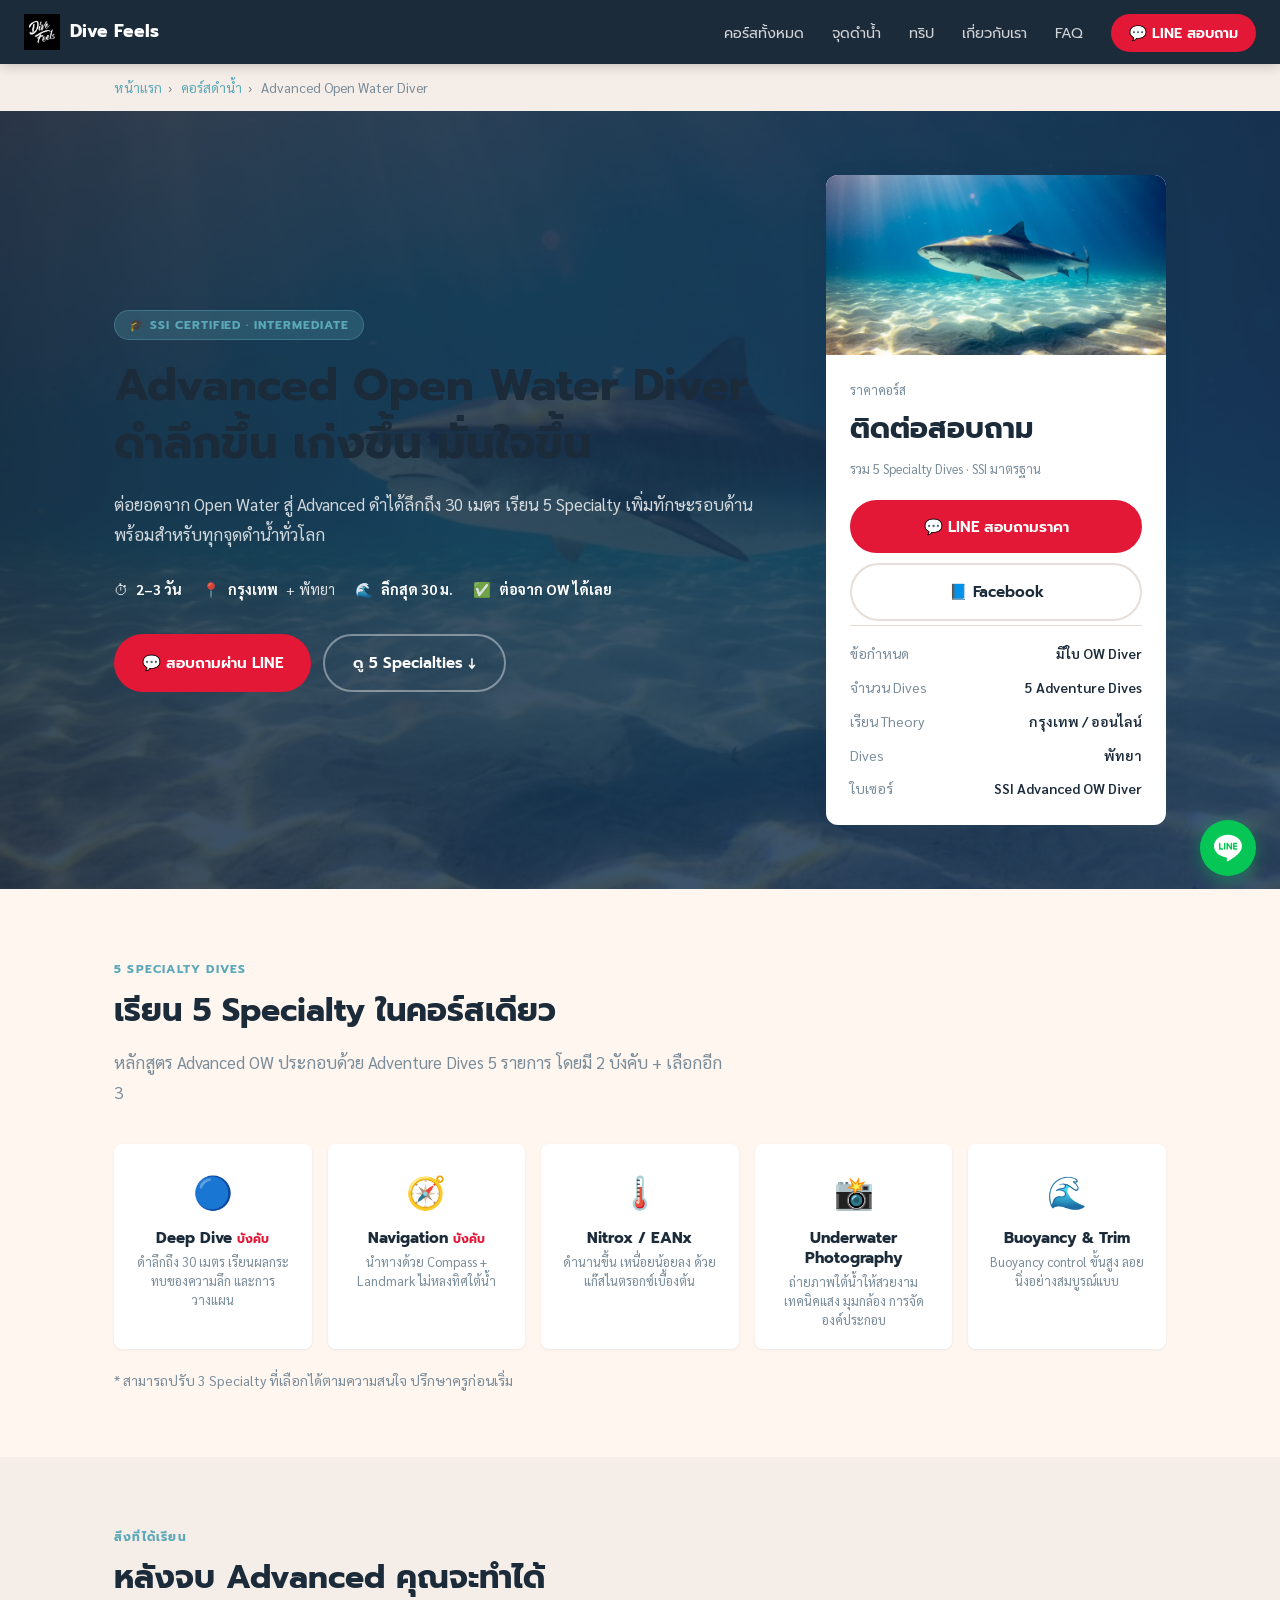
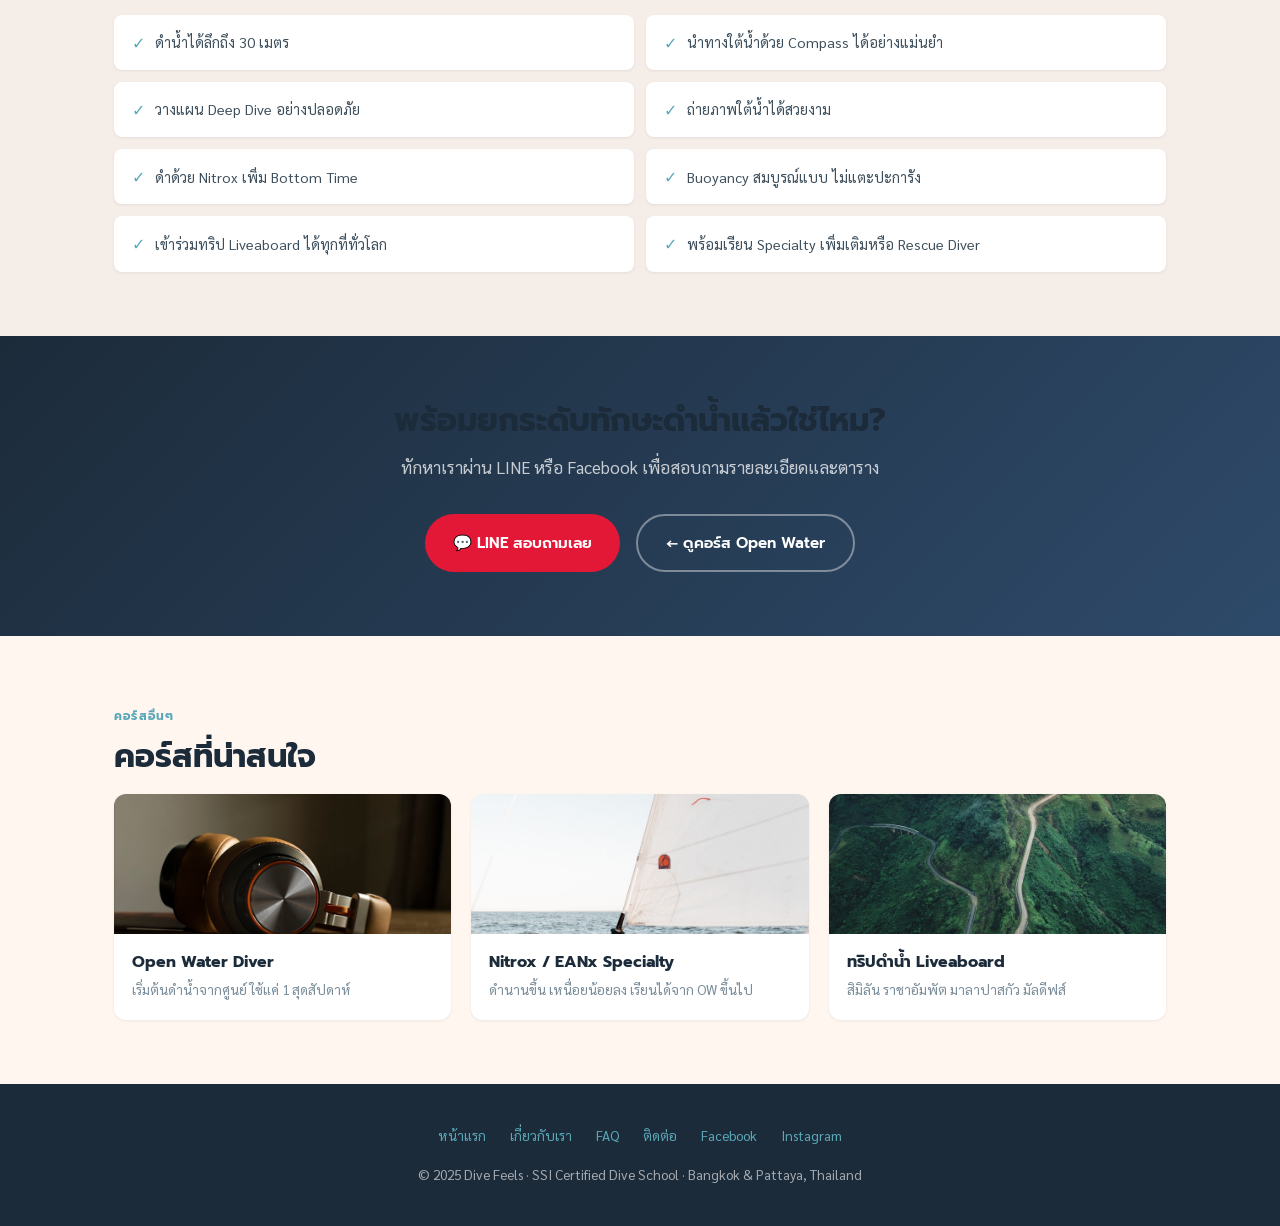
<file: courses/advanced.html>
<!DOCTYPE html>
<html lang="th">
<head>
  <meta charset="UTF-8">
  <meta name="viewport" content="width=device-width, initial-scale=1.0">
  <title>คอร์ส Advanced Open Water Diver กรุงเทพ | Dive Feels SSI</title>
  <meta name="description" content="เรียน Advanced Open Water Diver กรุงเทพ ดำลึกได้ถึง 30 เมตร เรียน Deep Dive, Navigation, Nitrox เบื้องต้น SSI Certified สอบถาม LINE ได้เลย">
  <link rel="preconnect" href="https://fonts.googleapis.com">
  <link rel="preconnect" href="https://fonts.gstatic.com" crossorigin>
  <link href="https://fonts.googleapis.com/css2?family=Prompt:wght@400;500;600;700&family=Sarabun:ital,wght@0,300;0,400;0,500;0,600;1,400&display=swap" rel="stylesheet">
  <link rel="stylesheet" href="../design-tokens.css" onerror="true">
  <style>
    :root {
      --color-navy-deep:#1C2B3A;--color-navy-ocean:#2E4A6A;--color-teal:#5BA8B8;
      --color-red:#E31837;--color-coral:#FF9B7A;--color-bg:#FFF6F0;
      --color-white:#FFFFFF;--color-surface:#F5EDE8;--color-border:#E8DDD8;
      --color-text-primary:#1C2B3A;--color-text-body:#3D4F5C;--color-text-muted:#7A8C99;
      --color-teal-tint-1:#EAF5F7;
      --font-heading:'Prompt',system-ui,sans-serif;--font-body:'Sarabun',system-ui,sans-serif;
      --shadow-sm:0 1px 3px rgba(28,43,58,.08);--shadow-md:0 4px 12px rgba(28,43,58,.10);--shadow-lg:0 8px 24px rgba(28,43,58,.12);
      --radius-md:8px;--radius-lg:12px;--radius-full:9999px;--transition-base:250ms ease;
    }
    *,*::before,*::after{box-sizing:border-box;margin:0;padding:0;}
    html{scroll-behavior:smooth;}
    body{font-family:var(--font-body);font-size:1rem;line-height:1.7;color:var(--color-text-body);background:var(--color-bg);}
    img{max-width:100%;height:auto;display:block;}
    a{color:var(--color-teal);text-decoration:none;}
    h1,h2,h3,h4{font-family:var(--font-heading);color:var(--color-text-primary);line-height:1.3;}
    .container{max-width:1100px;margin:0 auto;padding:0 24px;}
    nav{position:sticky;top:0;z-index:100;background:var(--color-navy-deep);padding:0 24px;height:64px;display:flex;align-items:center;justify-content:space-between;box-shadow:0 2px 12px rgba(0,0,0,.2);}
    .nav-logo{display:flex;align-items:center;gap:10px;text-decoration:none;}
    .nav-logo img{height:36px;}
    .nav-logo-text{font-family:var(--font-heading);font-size:1.1rem;font-weight:700;color:#fff;}
    .nav-links{display:flex;align-items:center;gap:28px;list-style:none;}
    .nav-links a{color:rgba(255,255,255,.8);font-size:.9rem;font-family:var(--font-heading);transition:color var(--transition-base);}
    .nav-links a:hover{color:var(--color-teal);}
    .nav-cta{background:var(--color-red);color:#fff !important;padding:8px 18px;border-radius:var(--radius-full);font-weight:600 !important;}
    @media(max-width:768px){.nav-links{display:none;}}
    .breadcrumb{background:var(--color-surface);padding:12px 0;font-size:.85rem;color:var(--color-text-muted);}
    .breadcrumb a{color:var(--color-teal);}
    .breadcrumb span{margin:0 6px;}
    .course-hero{background:linear-gradient(135deg,var(--color-navy-deep) 0%,#1A3A5C 100%);color:#fff;padding:64px 0;position:relative;overflow:hidden;}
    .course-hero::before{content:'';position:absolute;inset:0;background:url('../assets/images/coral-reef.jpg') center/cover no-repeat;opacity:.15;}
    .course-hero-inner{position:relative;z-index:1;display:grid;grid-template-columns:1fr 340px;gap:48px;align-items:center;}
    @media(max-width:900px){.course-hero-inner{grid-template-columns:1fr;}}
    .course-badge{display:inline-flex;align-items:center;gap:6px;background:rgba(91,168,184,.25);color:var(--color-teal);font-size:.75rem;font-weight:700;font-family:var(--font-heading);letter-spacing:.08em;text-transform:uppercase;padding:4px 14px;border-radius:var(--radius-full);border:1px solid rgba(91,168,184,.4);margin-bottom:16px;}
    .course-hero h1{font-size:clamp(1.8rem,4vw,2.8rem);font-weight:700;margin-bottom:16px;}
    .course-hero-sub{font-size:1.05rem;color:rgba(255,255,255,.8);margin-bottom:28px;line-height:1.8;}
    .hero-meta{display:flex;flex-wrap:wrap;gap:20px;margin-bottom:32px;}
    .hero-meta-item{display:flex;align-items:center;gap:8px;font-size:.9rem;color:rgba(255,255,255,.85);}
    .hero-meta-item strong{color:#fff;}
    .hero-cta-group{display:flex;gap:12px;flex-wrap:wrap;}
    .btn{display:inline-flex;align-items:center;gap:8px;padding:14px 28px;border-radius:var(--radius-full);font-family:var(--font-heading);font-weight:600;font-size:.95rem;cursor:pointer;border:none;transition:all var(--transition-base);text-decoration:none;}
    .btn-red{background:var(--color-red);color:#fff;}
    .btn-red:hover{background:#C4142E;transform:translateY(-1px);}
    .btn-outline-white{background:transparent;color:#fff;border:2px solid rgba(255,255,255,.4);}
    .btn-outline-white:hover{border-color:#fff;background:rgba(255,255,255,.1);}
    .btn-teal{background:var(--color-teal);color:#fff;}
    .btn-teal:hover{background:#4A97A8;transform:translateY(-1px);}
    .course-card-sticky{background:var(--color-white);border-radius:var(--radius-lg);box-shadow:var(--shadow-lg);overflow:hidden;}
    .course-card-img{height:180px;background:url('../assets/images/coral-reef.jpg') center/cover no-repeat;}
    .course-card-body{padding:24px;}
    .price-label{font-size:.8rem;color:var(--color-text-muted);margin-bottom:4px;}
    .price-value{font-family:var(--font-heading);font-size:1.8rem;font-weight:700;color:var(--color-navy-deep);margin-bottom:4px;}
    .price-note{font-size:.8rem;color:var(--color-text-muted);margin-bottom:20px;}
    .course-card-meta{border-top:1px solid var(--color-border);padding-top:16px;margin-top:4px;display:flex;flex-direction:column;gap:10px;}
    .course-card-meta-row{display:flex;justify-content:space-between;font-size:.875rem;}
    .course-card-meta-row span:first-child{color:var(--color-text-muted);}
    .course-card-meta-row strong{color:var(--color-text-primary);font-weight:600;}
    .section{padding:64px 0;}
    .section-alt{background:var(--color-surface);}
    .section-label{display:inline-block;font-size:.75rem;font-weight:700;font-family:var(--font-heading);letter-spacing:.1em;text-transform:uppercase;color:var(--color-teal);margin-bottom:10px;}
    .section-title{font-size:clamp(1.4rem,3vw,2rem);font-weight:700;margin-bottom:16px;}
    .section-intro{color:var(--color-text-muted);font-size:1.05rem;max-width:620px;line-height:1.8;margin-bottom:36px;}
    .skills-grid{display:grid;grid-template-columns:1fr 1fr;gap:12px;}
    @media(max-width:600px){.skills-grid{grid-template-columns:1fr;}}
    .skill-item{display:flex;align-items:center;gap:10px;background:var(--color-white);padding:14px 18px;border-radius:var(--radius-md);box-shadow:var(--shadow-sm);font-size:.9rem;}
    .skill-item::before{content:'✓';color:var(--color-teal);font-weight:700;font-size:1rem;flex-shrink:0;}
    .specialty-grid{display:grid;grid-template-columns:repeat(auto-fit,minmax(180px,1fr));gap:16px;margin-top:8px;}
    .specialty-card{background:var(--color-white);border-radius:var(--radius-md);padding:20px;box-shadow:var(--shadow-sm);text-align:center;}
    .specialty-card .icon{font-size:2rem;margin-bottom:10px;}
    .specialty-card h4{font-size:.95rem;font-weight:700;margin-bottom:4px;}
    .specialty-card p{font-size:.8rem;color:var(--color-text-muted);line-height:1.5;}
    .cta-banner{background:linear-gradient(135deg,var(--color-navy-deep),var(--color-navy-ocean));color:#fff;text-align:center;padding:64px 24px;}
    .cta-banner h2{font-size:clamp(1.4rem,3vw,2rem);margin-bottom:12px;}
    .cta-banner p{color:rgba(255,255,255,.75);margin-bottom:32px;font-size:1.05rem;}
    .cta-group{display:flex;gap:16px;justify-content:center;flex-wrap:wrap;}
    footer{background:var(--color-navy-deep);color:rgba(255,255,255,.6);padding:40px 24px;text-align:center;font-size:.85rem;}
    footer a{color:var(--color-teal);}
    .footer-links{display:flex;gap:24px;justify-content:center;margin-bottom:16px;flex-wrap:wrap;}
    .sticky-line-btn{position:fixed;bottom:24px;right:24px;z-index:200;background:#06C755;color:#fff;width:56px;height:56px;border-radius:50%;display:flex;align-items:center;justify-content:center;box-shadow:0 4px 16px rgba(6,199,85,.4);font-size:1.5rem;text-decoration:none;transition:transform var(--transition-base);}
    .sticky-line-btn:hover{transform:scale(1.1);}
    .related-grid{display:grid;grid-template-columns:repeat(auto-fit,minmax(240px,1fr));gap:20px;}
    .related-card{background:var(--color-white);border-radius:var(--radius-lg);box-shadow:var(--shadow-sm);overflow:hidden;transition:transform var(--transition-base),box-shadow var(--transition-base);text-decoration:none;color:inherit;display:block;}
    .related-card:hover{transform:translateY(-4px);box-shadow:var(--shadow-md);}
    .related-card-img{height:140px;background-size:cover;background-position:center;}
    .related-card-body{padding:18px;}
    .related-card-body h3{font-size:1rem;font-weight:700;margin-bottom:6px;}
    .related-card-body p{font-size:.85rem;color:var(--color-text-muted);}
  </style>
</head>
<body>

<nav>
  <a class="nav-logo" href="../index.html">
    <img src="../assets/images/logo.png" alt="Dive Feels" onerror="this.style.display='none'">
    <span class="nav-logo-text">Dive Feels</span>
  </a>
  <ul class="nav-links">
    <li><a href="../index.html#courses">คอร์สทั้งหมด</a></li>
    <li><a href="../index.html#destinations">จุดดำน้ำ</a></li>
    <li><a href="../index.html#trips">ทริป</a></li>
    <li><a href="../about.html">เกี่ยวกับเรา</a></li>
    <li><a href="../faq.html">FAQ</a></li>
    <li><a href="https://lin.ee/8X48Hij" class="nav-cta" target="_blank" rel="noopener">💬 LINE สอบถาม</a></li>
  </ul>
</nav>

<div class="breadcrumb">
  <div class="container">
    <a href="../index.html">หน้าแรก</a><span>›</span>
    <a href="../index.html#courses">คอร์สดำน้ำ</a><span>›</span>
    Advanced Open Water Diver
  </div>
</div>

<section class="course-hero">
  <div class="container">
    <div class="course-hero-inner">
      <div>
        <div class="course-badge">🎓 SSI Certified · Intermediate</div>
        <h1>Advanced Open Water Diver<br>ดำลึกขึ้น เก่งขึ้น มั่นใจขึ้น</h1>
        <p class="course-hero-sub">
          ต่อยอดจาก Open Water สู่ Advanced ดำได้ลึกถึง 30 เมตร
          เรียน 5 Specialty เพิ่มทักษะรอบด้าน พร้อมสำหรับทุกจุดดำน้ำทั่วโลก
        </p>
        <div class="hero-meta">
          <div class="hero-meta-item">⏱ <strong>2–3 วัน</strong></div>
          <div class="hero-meta-item">📍 <strong>กรุงเทพ</strong> + พัทยา</div>
          <div class="hero-meta-item">🌊 <strong>ลึกสุด 30 ม.</strong></div>
          <div class="hero-meta-item">✅ <strong>ต่อจาก OW ได้เลย</strong></div>
        </div>
        <div class="hero-cta-group">
          <a href="https://lin.ee/8X48Hij" class="btn btn-red" target="_blank" rel="noopener">💬 สอบถามผ่าน LINE</a>
          <a href="#specialties" class="btn btn-outline-white">ดู 5 Specialties ↓</a>
        </div>
      </div>
      <div class="course-card-sticky">
        <div class="course-card-img"></div>
        <div class="course-card-body">
          <div class="price-label">ราคาคอร์ส</div>
          <div class="price-value">ติดต่อสอบถาม</div>
          <div class="price-note">รวม 5 Specialty Dives · SSI มาตรฐาน</div>
          <a href="https://lin.ee/8X48Hij" class="btn btn-red" style="width:100%;justify-content:center;margin-bottom:10px;" target="_blank" rel="noopener">💬 LINE สอบถามราคา</a>
          <a href="https://www.facebook.com/divefeels" class="btn btn-outline-white" style="width:100%;justify-content:center;border-color:var(--color-border);color:var(--color-text-primary);" target="_blank" rel="noopener">📘 Facebook</a>
          <div class="course-card-meta">
            <div class="course-card-meta-row"><span>ข้อกำหนด</span><strong>มีใบ OW Diver</strong></div>
            <div class="course-card-meta-row"><span>จำนวน Dives</span><strong>5 Adventure Dives</strong></div>
            <div class="course-card-meta-row"><span>เรียน Theory</span><strong>กรุงเทพ / ออนไลน์</strong></div>
            <div class="course-card-meta-row"><span>Dives</span><strong>พัทยา</strong></div>
            <div class="course-card-meta-row"><span>ใบเซอร์</span><strong>SSI Advanced OW Diver</strong></div>
          </div>
        </div>
      </div>
    </div>
  </div>
</section>

<!-- 5 SPECIALTIES -->
<section class="section" id="specialties">
  <div class="container">
    <span class="section-label">5 Specialty Dives</span>
    <h2 class="section-title">เรียน 5 Specialty ในคอร์สเดียว</h2>
    <p class="section-intro">หลักสูตร Advanced OW ประกอบด้วย Adventure Dives 5 รายการ โดยมี 2 บังคับ + เลือกอีก 3</p>
    <div class="specialty-grid">
      <div class="specialty-card">
        <div class="icon">🔵</div>
        <h4>Deep Dive <span style="color:var(--color-red);font-size:.75rem;">บังคับ</span></h4>
        <p>ดำลึกถึง 30 เมตร เรียนผลกระทบของความลึก และการวางแผน</p>
      </div>
      <div class="specialty-card">
        <div class="icon">🧭</div>
        <h4>Navigation <span style="color:var(--color-red);font-size:.75rem;">บังคับ</span></h4>
        <p>นำทางด้วย Compass + Landmark ไม่หลงทิศใต้น้ำ</p>
      </div>
      <div class="specialty-card">
        <div class="icon">🌡️</div>
        <h4>Nitrox / EANx</h4>
        <p>ดำนานขึ้น เหนื่อยน้อยลง ด้วยแก๊สไนตรอกซ์เบื้องต้น</p>
      </div>
      <div class="specialty-card">
        <div class="icon">📸</div>
        <h4>Underwater Photography</h4>
        <p>ถ่ายภาพใต้น้ำให้สวยงาม เทคนิคแสง มุมกล้อง การจัดองค์ประกอบ</p>
      </div>
      <div class="specialty-card">
        <div class="icon">🌊</div>
        <h4>Buoyancy & Trim</h4>
        <p>Buoyancy control ขั้นสูง ลอยนิ่งอย่างสมบูรณ์แบบ</p>
      </div>
    </div>
    <p style="margin-top:20px;font-size:.875rem;color:var(--color-text-muted);">* สามารถปรับ 3 Specialty ที่เลือกได้ตามความสนใจ ปรึกษาครูก่อนเริ่ม</p>
  </div>
</section>

<!-- SKILLS -->
<section class="section section-alt">
  <div class="container">
    <span class="section-label">สิ่งที่ได้เรียน</span>
    <h2 class="section-title">หลังจบ Advanced คุณจะทำได้</h2>
    <div class="skills-grid">
      <div class="skill-item">ดำน้ำได้ลึกถึง 30 เมตร</div>
      <div class="skill-item">นำทางใต้น้ำด้วย Compass ได้อย่างแม่นยำ</div>
      <div class="skill-item">วางแผน Deep Dive อย่างปลอดภัย</div>
      <div class="skill-item">ถ่ายภาพใต้น้ำได้สวยงาม</div>
      <div class="skill-item">ดำด้วย Nitrox เพิ่ม Bottom Time</div>
      <div class="skill-item">Buoyancy สมบูรณ์แบบ ไม่แตะปะการัง</div>
      <div class="skill-item">เข้าร่วมทริป Liveaboard ได้ทุกที่ทั่วโลก</div>
      <div class="skill-item">พร้อมเรียน Specialty เพิ่มเติมหรือ Rescue Diver</div>
    </div>
  </div>
</section>

<!-- CTA -->
<div class="cta-banner">
  <h2>พร้อมยกระดับทักษะดำน้ำแล้วใช่ไหม?</h2>
  <p>ทักหาเราผ่าน LINE หรือ Facebook เพื่อสอบถามรายละเอียดและตาราง</p>
  <div class="cta-group">
    <a href="https://lin.ee/8X48Hij" class="btn btn-red" target="_blank" rel="noopener">💬 LINE สอบถามเลย</a>
    <a href="open-water.html" class="btn btn-outline-white">← ดูคอร์ส Open Water</a>
  </div>
</div>

<!-- RELATED -->
<section class="section">
  <div class="container">
    <span class="section-label">คอร์สอื่นๆ</span>
    <h2 class="section-title">คอร์สที่น่าสนใจ</h2>
    <div class="related-grid">
      <a href="open-water.html" class="related-card">
        <div class="related-card-img" style="background-image:url('../assets/images/diver-silhouette.jpg');"></div>
        <div class="related-card-body"><h3>Open Water Diver</h3><p>เริ่มต้นดำน้ำจากศูนย์ ใช้แค่ 1 สุดสัปดาห์</p></div>
      </a>
      <a href="nitrox.html" class="related-card">
        <div class="related-card-img" style="background-image:url('../assets/images/fish-school.jpg');"></div>
        <div class="related-card-body"><h3>Nitrox / EANx Specialty</h3><p>ดำนานขึ้น เหนื่อยน้อยลง เรียนได้จาก OW ขึ้นไป</p></div>
      </a>
      <a href="../index.html#trips" class="related-card">
        <div class="related-card-img" style="background-image:url('../assets/images/tropical-beach.jpg');"></div>
        <div class="related-card-body"><h3>ทริปดำน้ำ Liveaboard</h3><p>สิมิลัน ราชาอัมพัต มาลาปาสกัว มัลดีฟส์</p></div>
      </a>
    </div>
  </div>
</section>

<footer>
  <div class="footer-links">
    <a href="../index.html">หน้าแรก</a>
    <a href="../about.html">เกี่ยวกับเรา</a>
    <a href="../faq.html">FAQ</a>
    <a href="../contact.html">ติดต่อ</a>
    <a href="https://www.facebook.com/divefeels" target="_blank" rel="noopener">Facebook</a>
    <a href="https://www.instagram.com/divefeels" target="_blank" rel="noopener">Instagram</a>
  </div>
  <p>© 2025 Dive Feels · SSI Certified Dive School · Bangkok & Pattaya, Thailand</p>
</footer>

<a href="https://lin.ee/8X48Hij" class="sticky-line-btn" target="_blank" rel="noopener" aria-label="LINE">
  <svg width="28" height="28" viewBox="0 0 24 24" fill="white"><path d="M19.365 9.863c.349 0 .63.285.63.631 0 .345-.281.63-.63.63H17.61v1.125h1.755c.349 0 .63.283.63.63 0 .344-.281.629-.63.629h-2.386c-.345 0-.627-.285-.627-.629V8.108c0-.345.282-.63.63-.63h2.386c.346 0 .627.285.627.63 0 .349-.281.63-.63.63H17.61v1.125h1.755zm-3.855 3.016c0 .27-.174.51-.432.596-.064.021-.133.031-.199.031-.211 0-.391-.09-.51-.25l-2.443-3.317v2.94c0 .344-.279.629-.631.629-.346 0-.626-.285-.626-.629V8.108c0-.27.173-.51.43-.595.06-.023.136-.033.194-.033.195 0 .375.104.495.254l2.462 3.33V8.108c0-.345.282-.63.63-.63.345 0 .63.285.63.63v4.771zm-5.741 0c0 .344-.282.629-.631.629-.345 0-.627-.285-.627-.629V8.108c0-.345.282-.63.63-.63.346 0 .628.285.628.63v4.771zm-2.466.629H4.917c-.345 0-.63-.285-.63-.629V8.108c0-.345.285-.63.63-.63.348 0 .63.285.63.63v4.141h1.756c.348 0 .629.283.629.63 0 .344-.282.629-.629.629M24 10.314C24 4.943 18.615.572 12 .572S0 4.943 0 10.314c0 4.811 4.27 8.842 10.035 9.608.391.082.923.258 1.058.59.12.301.079.766.038 1.08l-.164 1.02c-.045.301-.24 1.186 1.049.645 1.291-.539 6.916-4.078 9.436-6.975C23.176 14.393 24 12.458 24 10.314"/></svg>
</a>
</body>
</html>
</file>
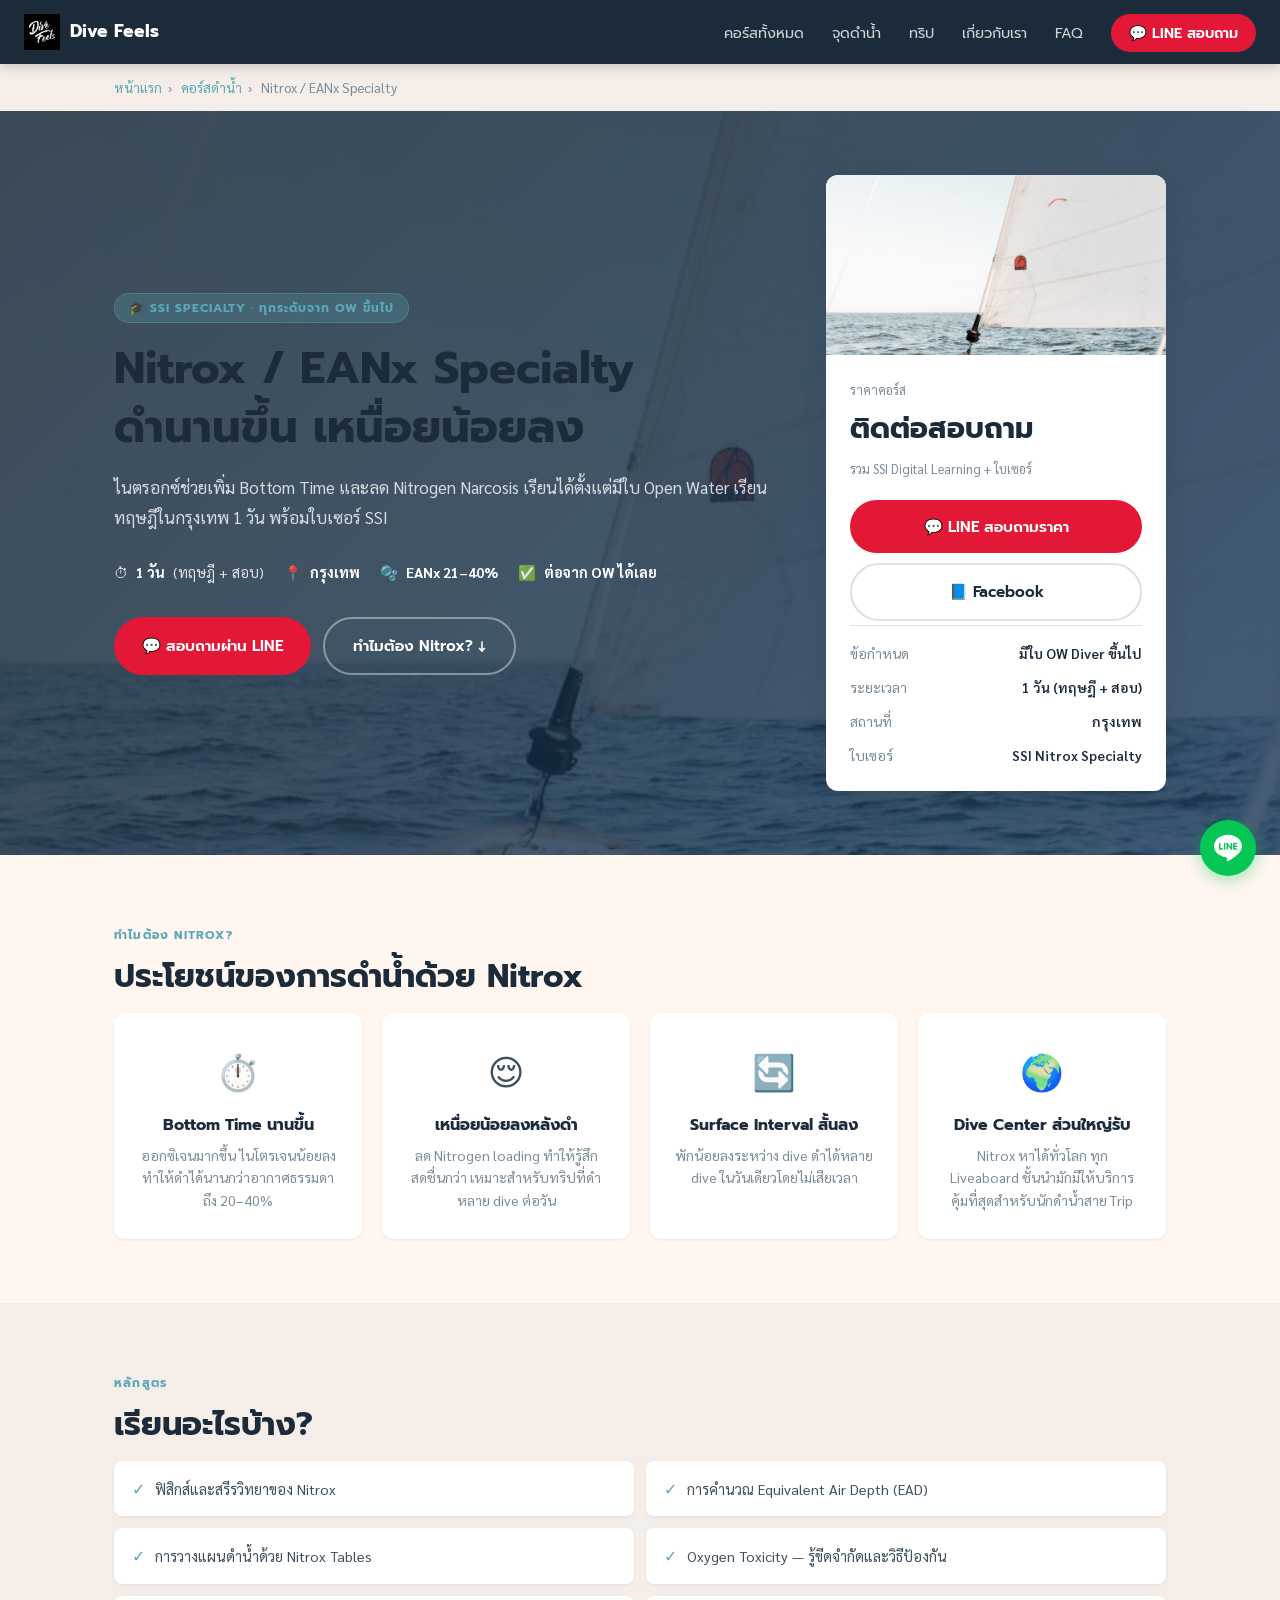
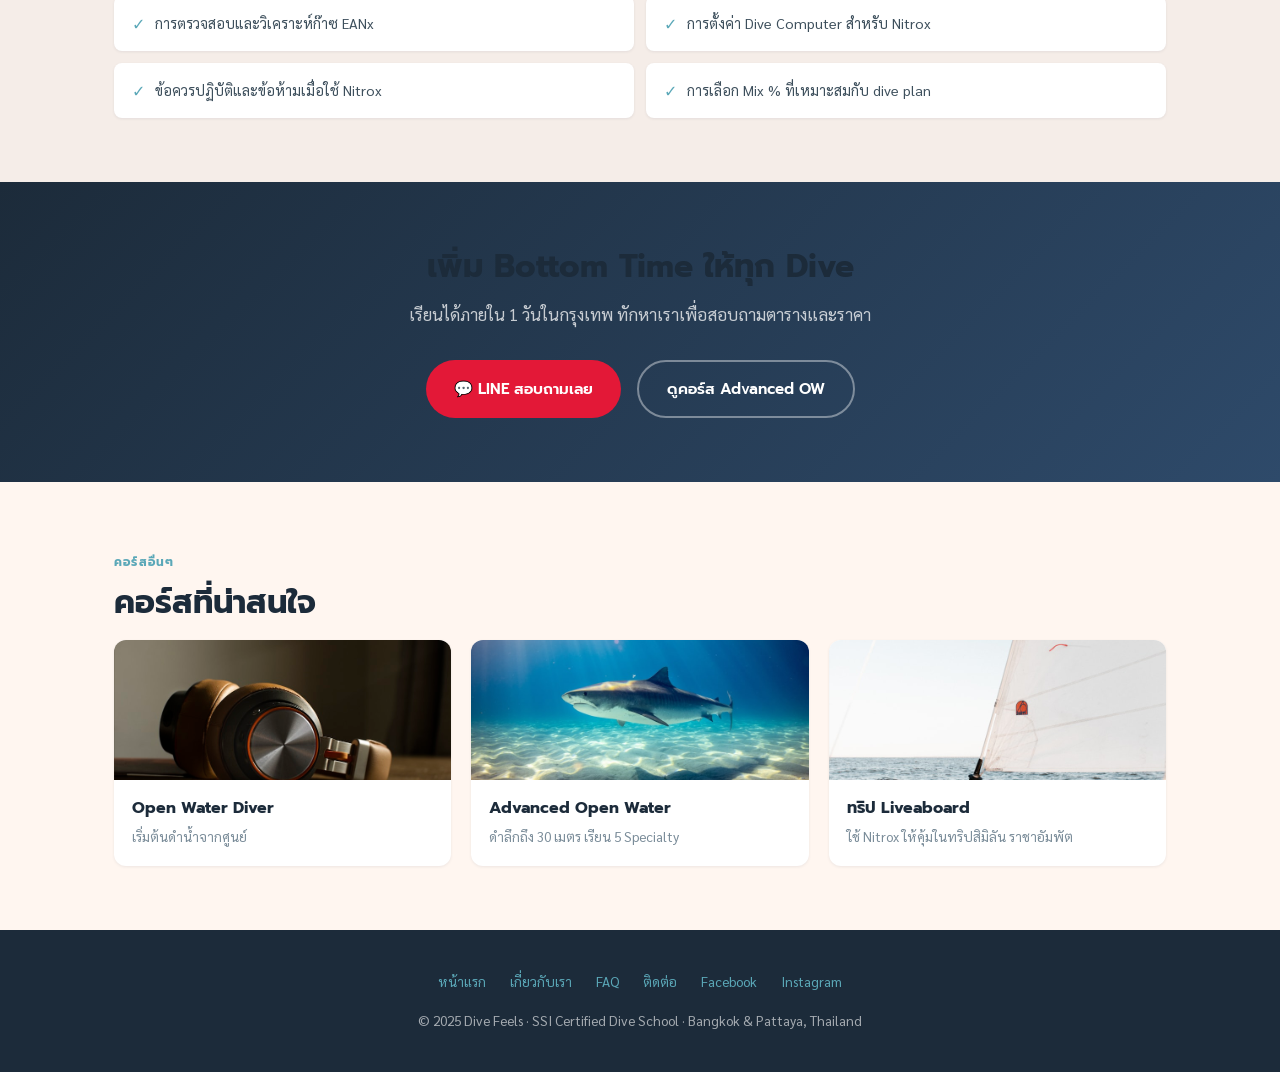
<file: courses/nitrox.html>
<!DOCTYPE html>
<html lang="th">
<head>
  <meta charset="UTF-8">
  <meta name="viewport" content="width=device-width, initial-scale=1.0">
  <title>คอร์ส Nitrox EANx กรุงเทพ | Dive Feels SSI</title>
  <meta name="description" content="เรียน Nitrox EANx Specialty กรุงเทพ ดำนานขึ้น เหนื่อยน้อยลง เรียนได้ตั้งแต่ OW Diver SSI Certified">
  <link rel="preconnect" href="https://fonts.googleapis.com">
  <link rel="preconnect" href="https://fonts.gstatic.com" crossorigin>
  <link href="https://fonts.googleapis.com/css2?family=Prompt:wght@400;500;600;700&family=Sarabun:ital,wght@0,300;0,400;0,500;0,600;1,400&display=swap" rel="stylesheet">
  <style>
    :root{--color-navy-deep:#1C2B3A;--color-navy-ocean:#2E4A6A;--color-teal:#5BA8B8;--color-red:#E31837;--color-bg:#FFF6F0;--color-white:#FFFFFF;--color-surface:#F5EDE8;--color-border:#E8DDD8;--color-text-primary:#1C2B3A;--color-text-body:#3D4F5C;--color-text-muted:#7A8C99;--color-teal-tint-1:#EAF5F7;--font-heading:'Prompt',system-ui,sans-serif;--font-body:'Sarabun',system-ui,sans-serif;--shadow-sm:0 1px 3px rgba(28,43,58,.08);--shadow-md:0 4px 12px rgba(28,43,58,.10);--shadow-lg:0 8px 24px rgba(28,43,58,.12);--radius-md:8px;--radius-lg:12px;--radius-full:9999px;--transition-base:250ms ease;}
    *,*::before,*::after{box-sizing:border-box;margin:0;padding:0;}
    html{scroll-behavior:smooth;}
    body{font-family:var(--font-body);font-size:1rem;line-height:1.7;color:var(--color-text-body);background:var(--color-bg);}
    img{max-width:100%;height:auto;display:block;}
    a{color:var(--color-teal);text-decoration:none;}
    h1,h2,h3,h4{font-family:var(--font-heading);color:var(--color-text-primary);line-height:1.3;}
    .container{max-width:1100px;margin:0 auto;padding:0 24px;}
    nav{position:sticky;top:0;z-index:100;background:var(--color-navy-deep);padding:0 24px;height:64px;display:flex;align-items:center;justify-content:space-between;box-shadow:0 2px 12px rgba(0,0,0,.2);}
    .nav-logo{display:flex;align-items:center;gap:10px;text-decoration:none;}
    .nav-logo img{height:36px;}
    .nav-logo-text{font-family:var(--font-heading);font-size:1.1rem;font-weight:700;color:#fff;}
    .nav-links{display:flex;align-items:center;gap:28px;list-style:none;}
    .nav-links a{color:rgba(255,255,255,.8);font-size:.9rem;font-family:var(--font-heading);}
    .nav-links a:hover{color:var(--color-teal);}
    .nav-cta{background:var(--color-red);color:#fff !important;padding:8px 18px;border-radius:var(--radius-full);font-weight:600 !important;}
    @media(max-width:768px){.nav-links{display:none;}}
    .breadcrumb{background:var(--color-surface);padding:12px 0;font-size:.85rem;color:var(--color-text-muted);}
    .breadcrumb a{color:var(--color-teal);}
    .breadcrumb span{margin:0 6px;}
    .course-hero{background:linear-gradient(135deg,#0D1F2D 0%,#1A3A5C 100%);color:#fff;padding:64px 0;position:relative;overflow:hidden;}
    .course-hero::before{content:'';position:absolute;inset:0;background:url('../assets/images/fish-school.jpg') center/cover no-repeat;opacity:.2;}
    .course-hero-inner{position:relative;z-index:1;display:grid;grid-template-columns:1fr 340px;gap:48px;align-items:center;}
    @media(max-width:900px){.course-hero-inner{grid-template-columns:1fr;}}
    .course-badge{display:inline-flex;align-items:center;gap:6px;background:rgba(91,168,184,.25);color:var(--color-teal);font-size:.75rem;font-weight:700;font-family:var(--font-heading);letter-spacing:.08em;text-transform:uppercase;padding:4px 14px;border-radius:var(--radius-full);border:1px solid rgba(91,168,184,.4);margin-bottom:16px;}
    .course-hero h1{font-size:clamp(1.8rem,4vw,2.8rem);font-weight:700;margin-bottom:16px;}
    .course-hero-sub{font-size:1.05rem;color:rgba(255,255,255,.8);margin-bottom:28px;line-height:1.8;}
    .hero-meta{display:flex;flex-wrap:wrap;gap:20px;margin-bottom:32px;}
    .hero-meta-item{display:flex;align-items:center;gap:8px;font-size:.9rem;color:rgba(255,255,255,.85);}
    .hero-meta-item strong{color:#fff;}
    .hero-cta-group{display:flex;gap:12px;flex-wrap:wrap;}
    .btn{display:inline-flex;align-items:center;gap:8px;padding:14px 28px;border-radius:var(--radius-full);font-family:var(--font-heading);font-weight:600;font-size:.95rem;cursor:pointer;border:none;transition:all var(--transition-base);text-decoration:none;}
    .btn-red{background:var(--color-red);color:#fff;}
    .btn-red:hover{background:#C4142E;transform:translateY(-1px);}
    .btn-outline-white{background:transparent;color:#fff;border:2px solid rgba(255,255,255,.4);}
    .btn-outline-white:hover{border-color:#fff;background:rgba(255,255,255,.1);}
    .btn-teal{background:var(--color-teal);color:#fff;}
    .btn-teal:hover{background:#4A97A8;transform:translateY(-1px);}
    .course-card-sticky{background:var(--color-white);border-radius:var(--radius-lg);box-shadow:var(--shadow-lg);overflow:hidden;}
    .course-card-img{height:180px;background:url('../assets/images/fish-school.jpg') center/cover no-repeat;}
    .course-card-body{padding:24px;}
    .price-label{font-size:.8rem;color:var(--color-text-muted);margin-bottom:4px;}
    .price-value{font-family:var(--font-heading);font-size:1.8rem;font-weight:700;color:var(--color-navy-deep);margin-bottom:4px;}
    .price-note{font-size:.8rem;color:var(--color-text-muted);margin-bottom:20px;}
    .course-card-meta{border-top:1px solid var(--color-border);padding-top:16px;margin-top:4px;display:flex;flex-direction:column;gap:10px;}
    .course-card-meta-row{display:flex;justify-content:space-between;font-size:.875rem;}
    .course-card-meta-row span:first-child{color:var(--color-text-muted);}
    .course-card-meta-row strong{color:var(--color-text-primary);font-weight:600;}
    .section{padding:64px 0;}
    .section-alt{background:var(--color-surface);}
    .section-label{display:inline-block;font-size:.75rem;font-weight:700;font-family:var(--font-heading);letter-spacing:.1em;text-transform:uppercase;color:var(--color-teal);margin-bottom:10px;}
    .section-title{font-size:clamp(1.4rem,3vw,2rem);font-weight:700;margin-bottom:16px;}
    .section-intro{color:var(--color-text-muted);font-size:1.05rem;max-width:620px;line-height:1.8;margin-bottom:36px;}
    .benefit-grid{display:grid;grid-template-columns:repeat(auto-fit,minmax(220px,1fr));gap:20px;}
    .benefit-card{background:var(--color-white);border-radius:var(--radius-lg);padding:28px 24px;box-shadow:var(--shadow-sm);text-align:center;}
    .benefit-card .icon{font-size:2.2rem;margin-bottom:14px;}
    .benefit-card h3{font-size:1rem;font-weight:700;margin-bottom:8px;}
    .benefit-card p{font-size:.875rem;color:var(--color-text-muted);line-height:1.6;}
    .skills-grid{display:grid;grid-template-columns:1fr 1fr;gap:12px;}
    @media(max-width:600px){.skills-grid{grid-template-columns:1fr;}}
    .skill-item{display:flex;align-items:center;gap:10px;background:var(--color-white);padding:14px 18px;border-radius:var(--radius-md);box-shadow:var(--shadow-sm);font-size:.9rem;}
    .skill-item::before{content:'✓';color:var(--color-teal);font-weight:700;font-size:1rem;flex-shrink:0;}
    .cta-banner{background:linear-gradient(135deg,var(--color-navy-deep),var(--color-navy-ocean));color:#fff;text-align:center;padding:64px 24px;}
    .cta-banner h2{font-size:clamp(1.4rem,3vw,2rem);margin-bottom:12px;}
    .cta-banner p{color:rgba(255,255,255,.75);margin-bottom:32px;font-size:1.05rem;}
    .cta-group{display:flex;gap:16px;justify-content:center;flex-wrap:wrap;}
    footer{background:var(--color-navy-deep);color:rgba(255,255,255,.6);padding:40px 24px;text-align:center;font-size:.85rem;}
    footer a{color:var(--color-teal);}
    .footer-links{display:flex;gap:24px;justify-content:center;margin-bottom:16px;flex-wrap:wrap;}
    .sticky-line-btn{position:fixed;bottom:24px;right:24px;z-index:200;background:#06C755;color:#fff;width:56px;height:56px;border-radius:50%;display:flex;align-items:center;justify-content:center;box-shadow:0 4px 16px rgba(6,199,85,.4);font-size:1.5rem;text-decoration:none;transition:transform var(--transition-base);}
    .sticky-line-btn:hover{transform:scale(1.1);}
    .related-grid{display:grid;grid-template-columns:repeat(auto-fit,minmax(240px,1fr));gap:20px;}
    .related-card{background:var(--color-white);border-radius:var(--radius-lg);box-shadow:var(--shadow-sm);overflow:hidden;transition:transform var(--transition-base),box-shadow var(--transition-base);text-decoration:none;color:inherit;display:block;}
    .related-card:hover{transform:translateY(-4px);box-shadow:var(--shadow-md);}
    .related-card-img{height:140px;background-size:cover;background-position:center;}
    .related-card-body{padding:18px;}
    .related-card-body h3{font-size:1rem;font-weight:700;margin-bottom:6px;}
    .related-card-body p{font-size:.85rem;color:var(--color-text-muted);}
  </style>
</head>
<body>
<nav>
  <a class="nav-logo" href="../index.html">
    <img src="../assets/images/logo.png" alt="Dive Feels" onerror="this.style.display='none'">
    <span class="nav-logo-text">Dive Feels</span>
  </a>
  <ul class="nav-links">
    <li><a href="../index.html#courses">คอร์สทั้งหมด</a></li>
    <li><a href="../index.html#destinations">จุดดำน้ำ</a></li>
    <li><a href="../index.html#trips">ทริป</a></li>
    <li><a href="../about.html">เกี่ยวกับเรา</a></li>
    <li><a href="../faq.html">FAQ</a></li>
    <li><a href="https://lin.ee/8X48Hij" class="nav-cta" target="_blank" rel="noopener">💬 LINE สอบถาม</a></li>
  </ul>
</nav>
<div class="breadcrumb">
  <div class="container">
    <a href="../index.html">หน้าแรก</a><span>›</span>
    <a href="../index.html#courses">คอร์สดำน้ำ</a><span>›</span>
    Nitrox / EANx Specialty
  </div>
</div>

<section class="course-hero">
  <div class="container">
    <div class="course-hero-inner">
      <div>
        <div class="course-badge">🎓 SSI Specialty · ทุกระดับจาก OW ขึ้นไป</div>
        <h1>Nitrox / EANx Specialty<br>ดำนานขึ้น เหนื่อยน้อยลง</h1>
        <p class="course-hero-sub">
          ไนตรอกซ์ช่วยเพิ่ม Bottom Time และลด Nitrogen Narcosis
          เรียนได้ตั้งแต่มีใบ Open Water เรียนทฤษฎีในกรุงเทพ 1 วัน พร้อมใบเซอร์ SSI
        </p>
        <div class="hero-meta">
          <div class="hero-meta-item">⏱ <strong>1 วัน</strong> (ทฤษฎี + สอบ)</div>
          <div class="hero-meta-item">📍 <strong>กรุงเทพ</strong></div>
          <div class="hero-meta-item">🫧 <strong>EANx 21–40%</strong></div>
          <div class="hero-meta-item">✅ <strong>ต่อจาก OW ได้เลย</strong></div>
        </div>
        <div class="hero-cta-group">
          <a href="https://lin.ee/8X48Hij" class="btn btn-red" target="_blank" rel="noopener">💬 สอบถามผ่าน LINE</a>
          <a href="#benefits" class="btn btn-outline-white">ทำไมต้อง Nitrox? ↓</a>
        </div>
      </div>
      <div class="course-card-sticky">
        <div class="course-card-img"></div>
        <div class="course-card-body">
          <div class="price-label">ราคาคอร์ส</div>
          <div class="price-value">ติดต่อสอบถาม</div>
          <div class="price-note">รวม SSI Digital Learning + ใบเซอร์</div>
          <a href="https://lin.ee/8X48Hij" class="btn btn-red" style="width:100%;justify-content:center;margin-bottom:10px;" target="_blank" rel="noopener">💬 LINE สอบถามราคา</a>
          <a href="https://www.facebook.com/divefeels" class="btn btn-outline-white" style="width:100%;justify-content:center;border-color:var(--color-border);color:var(--color-text-primary);" target="_blank" rel="noopener">📘 Facebook</a>
          <div class="course-card-meta">
            <div class="course-card-meta-row"><span>ข้อกำหนด</span><strong>มีใบ OW Diver ขึ้นไป</strong></div>
            <div class="course-card-meta-row"><span>ระยะเวลา</span><strong>1 วัน (ทฤษฎี + สอบ)</strong></div>
            <div class="course-card-meta-row"><span>สถานที่</span><strong>กรุงเทพ</strong></div>
            <div class="course-card-meta-row"><span>ใบเซอร์</span><strong>SSI Nitrox Specialty</strong></div>
          </div>
        </div>
      </div>
    </div>
  </div>
</section>

<section class="section" id="benefits">
  <div class="container">
    <span class="section-label">ทำไมต้อง Nitrox?</span>
    <h2 class="section-title">ประโยชน์ของการดำน้ำด้วย Nitrox</h2>
    <div class="benefit-grid">
      <div class="benefit-card">
        <div class="icon">⏱️</div>
        <h3>Bottom Time นานขึ้น</h3>
        <p>ออกซิเจนมากขึ้น ไนโตรเจนน้อยลง ทำให้ดำได้นานกว่าอากาศธรรมดาถึง 20–40%</p>
      </div>
      <div class="benefit-card">
        <div class="icon">😌</div>
        <h3>เหนื่อยน้อยลงหลังดำ</h3>
        <p>ลด Nitrogen loading ทำให้รู้สึกสดชื่นกว่า เหมาะสำหรับทริปที่ดำหลาย dive ต่อวัน</p>
      </div>
      <div class="benefit-card">
        <div class="icon">🔄</div>
        <h3>Surface Interval สั้นลง</h3>
        <p>พักน้อยลงระหว่าง dive ดำได้หลาย dive ในวันเดียวโดยไม่เสียเวลา</p>
      </div>
      <div class="benefit-card">
        <div class="icon">🌍</div>
        <h3>Dive Center ส่วนใหญ่รับ</h3>
        <p>Nitrox หาได้ทั่วโลก ทุก Liveaboard ชั้นนำมักมีให้บริการ คุ้มที่สุดสำหรับนักดำน้ำสาย Trip</p>
      </div>
    </div>
  </div>
</section>

<section class="section section-alt">
  <div class="container">
    <span class="section-label">หลักสูตร</span>
    <h2 class="section-title">เรียนอะไรบ้าง?</h2>
    <div class="skills-grid">
      <div class="skill-item">ฟิสิกส์และสรีรวิทยาของ Nitrox</div>
      <div class="skill-item">การคำนวณ Equivalent Air Depth (EAD)</div>
      <div class="skill-item">การวางแผนดำน้ำด้วย Nitrox Tables</div>
      <div class="skill-item">Oxygen Toxicity — รู้ขีดจำกัดและวิธีป้องกัน</div>
      <div class="skill-item">การตรวจสอบและวิเคราะห์ก๊าซ EANx</div>
      <div class="skill-item">การตั้งค่า Dive Computer สำหรับ Nitrox</div>
      <div class="skill-item">ข้อควรปฏิบัติและข้อห้ามเมื่อใช้ Nitrox</div>
      <div class="skill-item">การเลือก Mix % ที่เหมาะสมกับ dive plan</div>
    </div>
  </div>
</section>

<div class="cta-banner">
  <h2>เพิ่ม Bottom Time ให้ทุก Dive</h2>
  <p>เรียนได้ภายใน 1 วันในกรุงเทพ ทักหาเราเพื่อสอบถามตารางและราคา</p>
  <div class="cta-group">
    <a href="https://lin.ee/8X48Hij" class="btn btn-red" target="_blank" rel="noopener">💬 LINE สอบถามเลย</a>
    <a href="advanced.html" class="btn btn-outline-white">ดูคอร์ส Advanced OW</a>
  </div>
</div>

<section class="section">
  <div class="container">
    <span class="section-label">คอร์สอื่นๆ</span>
    <h2 class="section-title">คอร์สที่น่าสนใจ</h2>
    <div class="related-grid">
      <a href="open-water.html" class="related-card">
        <div class="related-card-img" style="background-image:url('../assets/images/diver-silhouette.jpg');"></div>
        <div class="related-card-body"><h3>Open Water Diver</h3><p>เริ่มต้นดำน้ำจากศูนย์</p></div>
      </a>
      <a href="advanced.html" class="related-card">
        <div class="related-card-img" style="background-image:url('../assets/images/coral-reef.jpg');"></div>
        <div class="related-card-body"><h3>Advanced Open Water</h3><p>ดำลึกถึง 30 เมตร เรียน 5 Specialty</p></div>
      </a>
      <a href="../index.html#trips" class="related-card">
        <div class="related-card-img" style="background-image:url('../assets/images/fish-school.jpg');"></div>
        <div class="related-card-body"><h3>ทริป Liveaboard</h3><p>ใช้ Nitrox ให้คุ้มในทริปสิมิลัน ราชาอัมพัต</p></div>
      </a>
    </div>
  </div>
</section>

<footer>
  <div class="footer-links">
    <a href="../index.html">หน้าแรก</a>
    <a href="../about.html">เกี่ยวกับเรา</a>
    <a href="../faq.html">FAQ</a>
    <a href="../contact.html">ติดต่อ</a>
    <a href="https://www.facebook.com/divefeels" target="_blank" rel="noopener">Facebook</a>
    <a href="https://www.instagram.com/divefeels" target="_blank" rel="noopener">Instagram</a>
  </div>
  <p>© 2025 Dive Feels · SSI Certified Dive School · Bangkok & Pattaya, Thailand</p>
</footer>
<a href="https://lin.ee/8X48Hij" class="sticky-line-btn" target="_blank" rel="noopener" aria-label="LINE">
  <svg width="28" height="28" viewBox="0 0 24 24" fill="white"><path d="M19.365 9.863c.349 0 .63.285.63.631 0 .345-.281.63-.63.63H17.61v1.125h1.755c.349 0 .63.283.63.63 0 .344-.281.629-.63.629h-2.386c-.345 0-.627-.285-.627-.629V8.108c0-.345.282-.63.63-.63h2.386c.346 0 .627.285.627.63 0 .349-.281.63-.63.63H17.61v1.125h1.755zm-3.855 3.016c0 .27-.174.51-.432.596-.064.021-.133.031-.199.031-.211 0-.391-.09-.51-.25l-2.443-3.317v2.94c0 .344-.279.629-.631.629-.346 0-.626-.285-.626-.629V8.108c0-.27.173-.51.43-.595.06-.023.136-.033.194-.033.195 0 .375.104.495.254l2.462 3.33V8.108c0-.345.282-.63.63-.63.345 0 .63.285.63.63v4.771zm-5.741 0c0 .344-.282.629-.631.629-.345 0-.627-.285-.627-.629V8.108c0-.345.282-.63.63-.63.346 0 .628.285.628.63v4.771zm-2.466.629H4.917c-.345 0-.63-.285-.63-.629V8.108c0-.345.285-.63.63-.63.348 0 .63.285.63.63v4.141h1.756c.348 0 .629.283.629.63 0 .344-.282.629-.629.629M24 10.314C24 4.943 18.615.572 12 .572S0 4.943 0 10.314c0 4.811 4.27 8.842 10.035 9.608.391.082.923.258 1.058.59.12.301.079.766.038 1.08l-.164 1.02c-.045.301-.24 1.186 1.049.645 1.291-.539 6.916-4.078 9.436-6.975C23.176 14.393 24 12.458 24 10.314"/></svg>
</a>
</body>
</html>
</file>
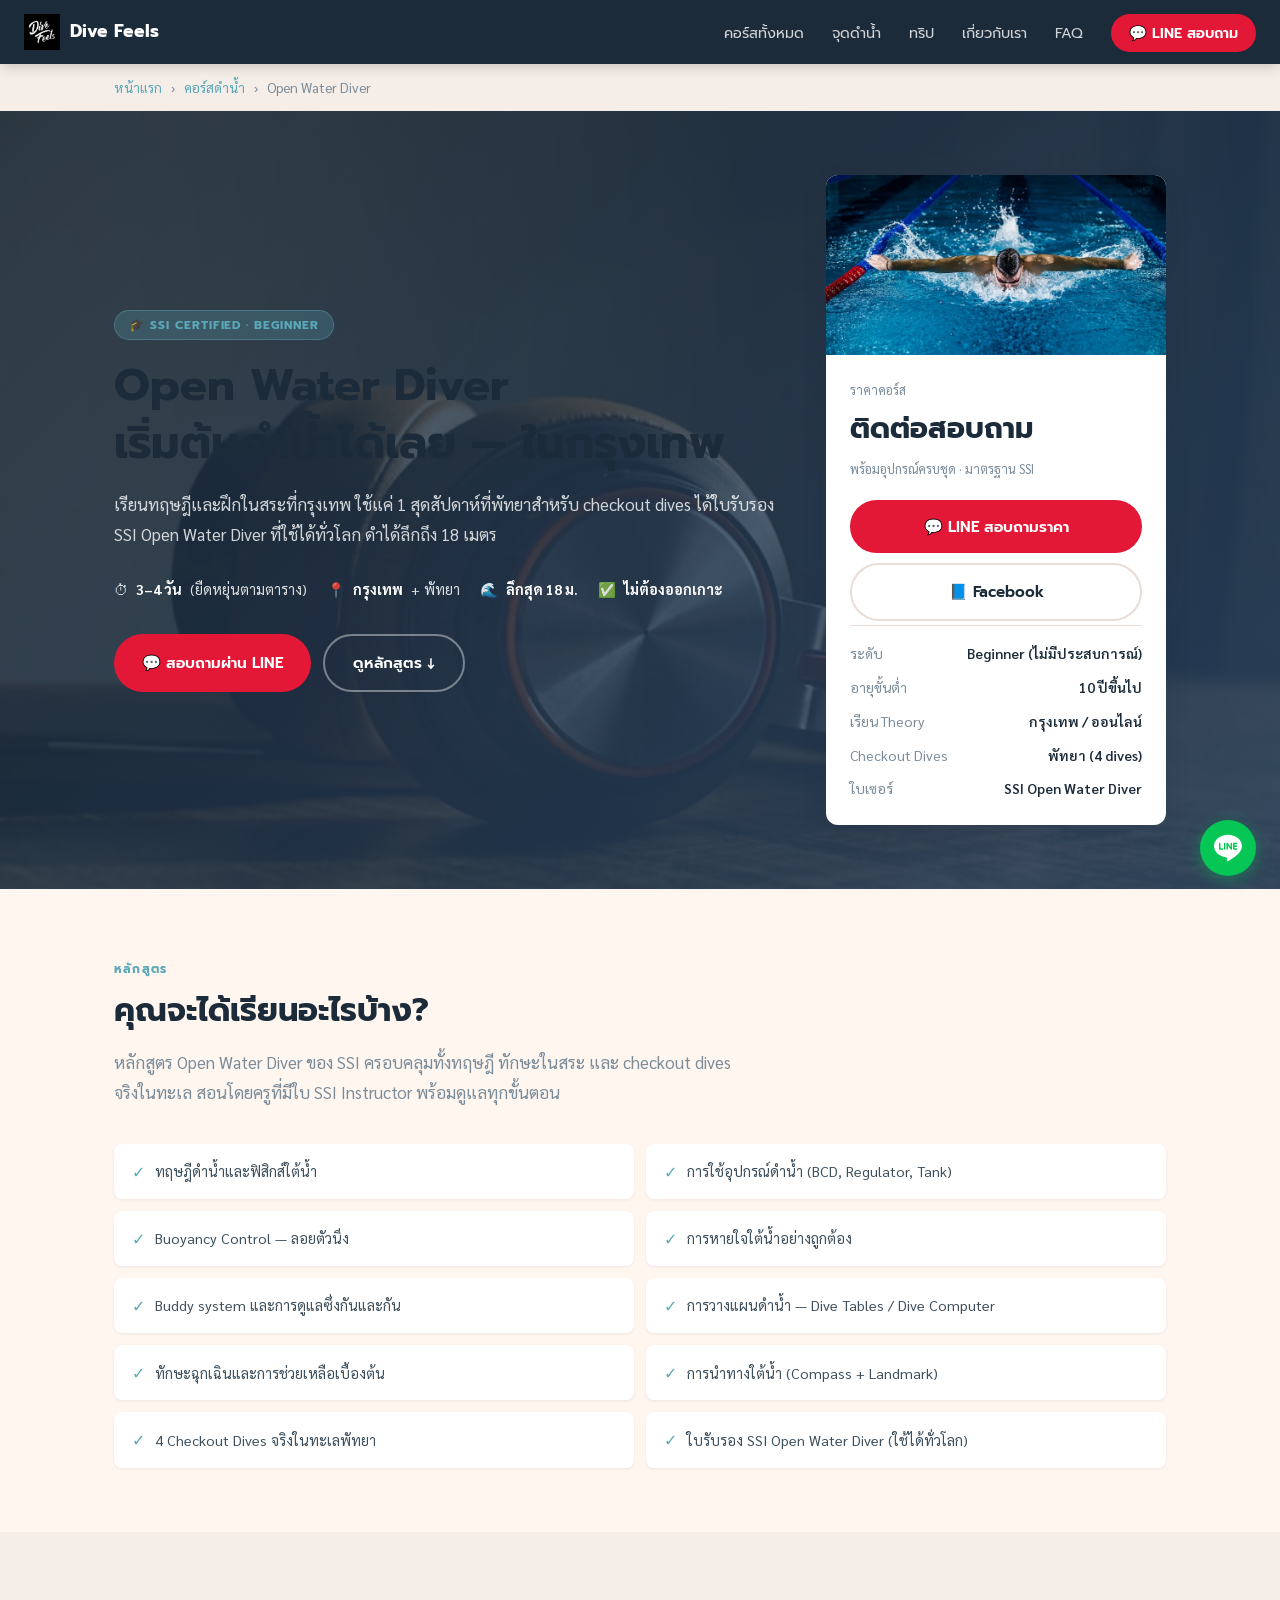
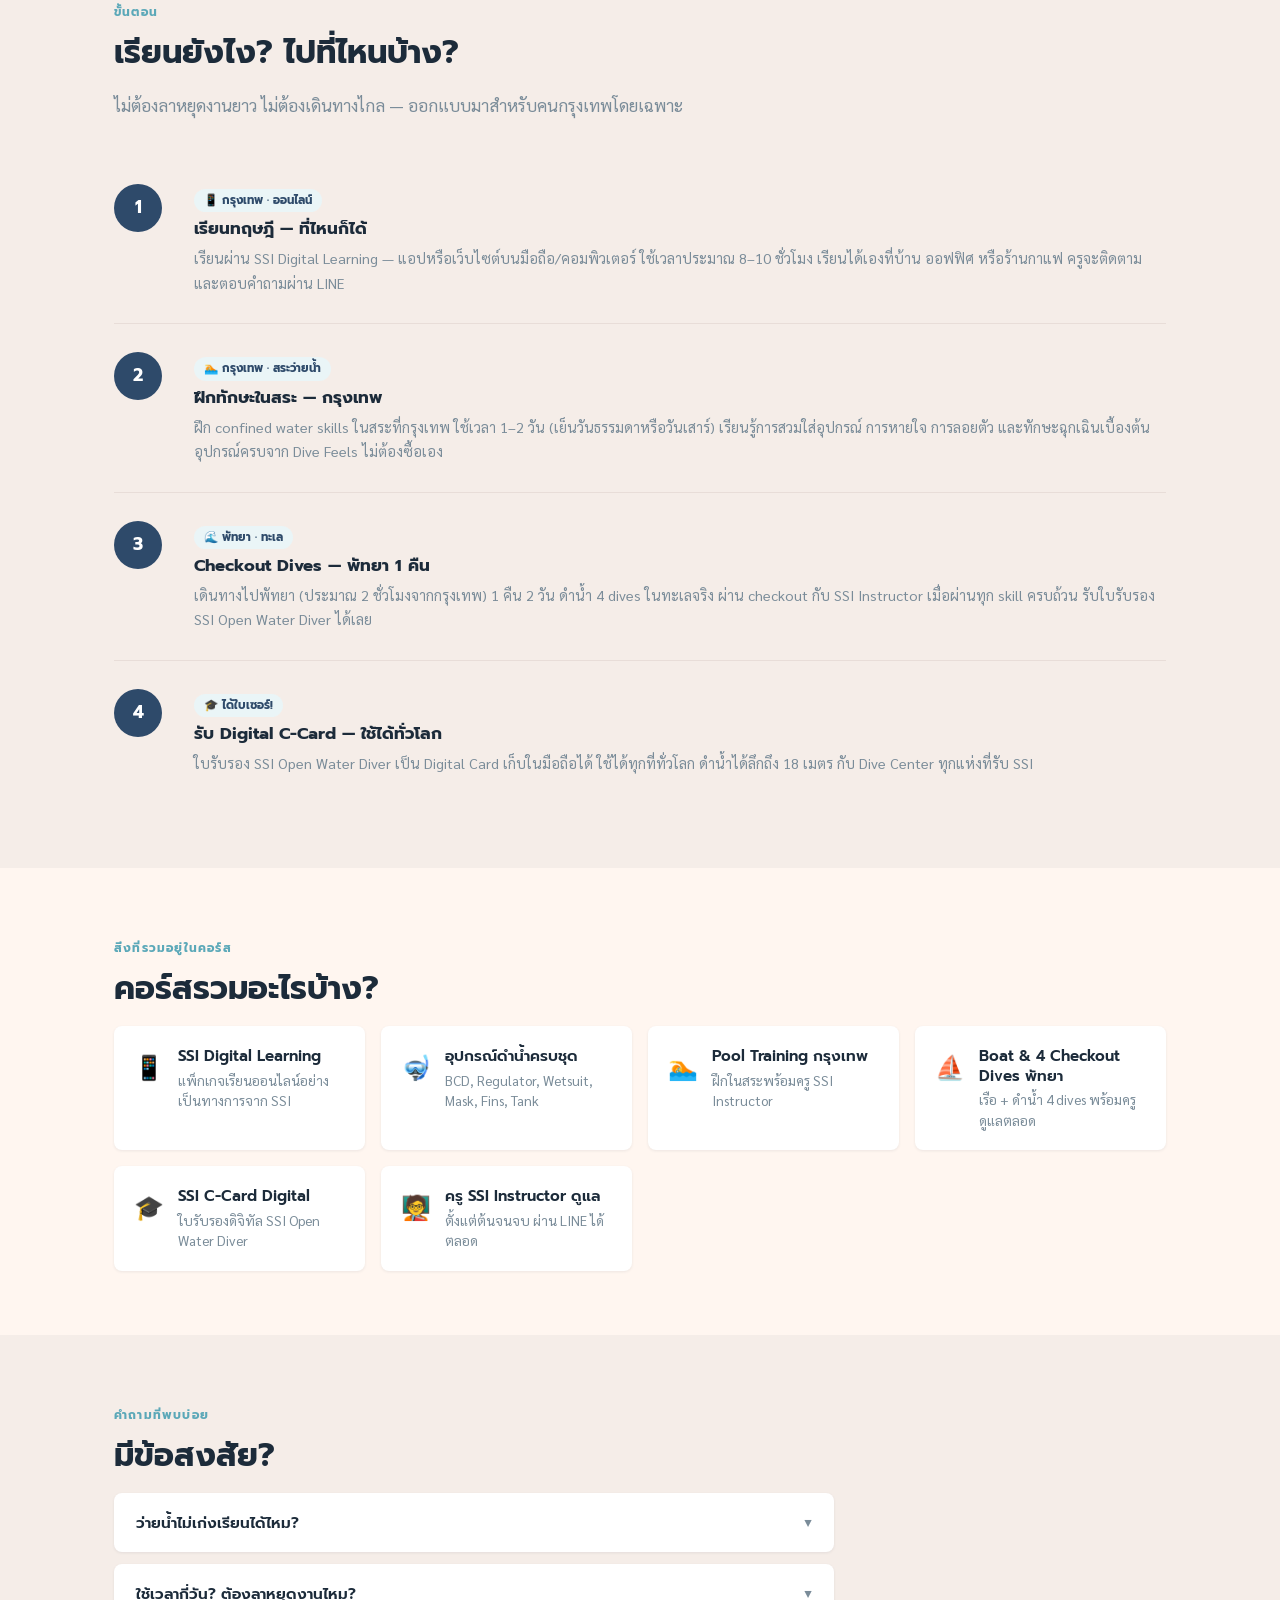
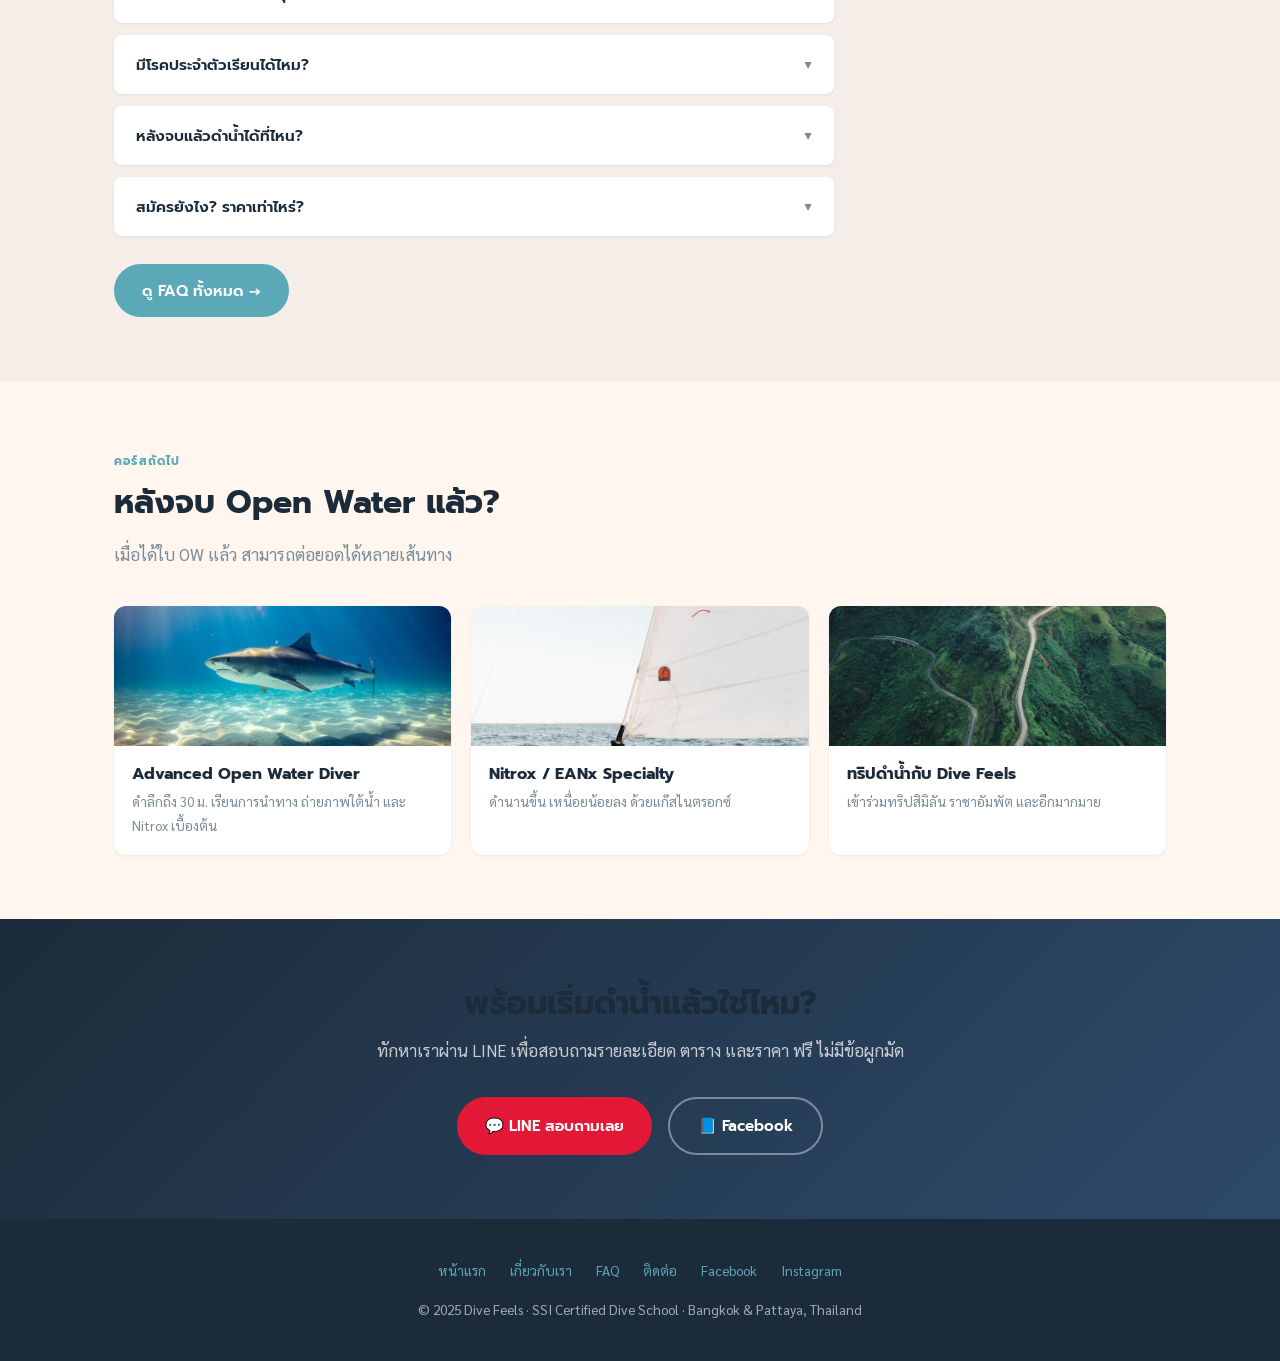
<file: courses/open-water.html>
<!DOCTYPE html>
<html lang="th">
<head>
  <meta charset="UTF-8">
  <meta name="viewport" content="width=device-width, initial-scale=1.0">
  <title>คอร์สดำน้ำ Open Water Diver กรุงเทพ | Dive Feels SSI</title>
  <meta name="description" content="เรียน Open Water Diver ในกรุงเทพ ฝึกสระ จบ cert ที่พัทยา ไม่ต้องออกเกาะ ตารางยืดหยุ่น SSI Certified สอบถาม LINE ได้เลย">
  <link rel="preconnect" href="https://fonts.googleapis.com">
  <link rel="preconnect" href="https://fonts.gstatic.com" crossorigin>
  <link href="https://fonts.googleapis.com/css2?family=Prompt:wght@400;500;600;700&family=Sarabun:ital,wght@0,300;0,400;0,500;0,600;1,400&display=swap" rel="stylesheet">
  <style>
    :root {
      --color-navy-deep:    #1C2B3A;
      --color-navy-ocean:   #2E4A6A;
      --color-teal:         #5BA8B8;
      --color-red:          #E31837;
      --color-coral:        #FF9B7A;
      --color-bg:           #FFF6F0;
      --color-white:        #FFFFFF;
      --color-surface:      #F5EDE8;
      --color-border:       #E8DDD8;
      --color-text-primary: #1C2B3A;
      --color-text-body:    #3D4F5C;
      --color-text-muted:   #7A8C99;
      --color-teal-tint-1:  #EAF5F7;
      --font-heading: 'Prompt', system-ui, sans-serif;
      --font-body:    'Sarabun', system-ui, sans-serif;
      --shadow-sm: 0 1px 3px rgba(28,43,58,.08);
      --shadow-md: 0 4px 12px rgba(28,43,58,.10);
      --shadow-lg: 0 8px 24px rgba(28,43,58,.12);
      --radius-md: 8px;
      --radius-lg: 12px;
      --radius-full: 9999px;
      --transition-base: 250ms ease;
    }
    *, *::before, *::after { box-sizing: border-box; margin: 0; padding: 0; }
    html { scroll-behavior: smooth; }
    body { font-family: var(--font-body); font-size: 1rem; line-height: 1.7; color: var(--color-text-body); background: var(--color-bg); }
    img { max-width: 100%; height: auto; display: block; }
    a { color: var(--color-teal); text-decoration: none; }
    h1,h2,h3,h4 { font-family: var(--font-heading); color: var(--color-text-primary); line-height: 1.3; }
    .container { max-width: 1100px; margin: 0 auto; padding: 0 24px; }

    /* NAV */
    nav {
      position: sticky; top: 0; z-index: 100;
      background: var(--color-navy-deep);
      padding: 0 24px; height: 64px;
      display: flex; align-items: center; justify-content: space-between;
      box-shadow: 0 2px 12px rgba(0,0,0,.2);
    }
    .nav-logo { display: flex; align-items: center; gap: 10px; text-decoration: none; }
    .nav-logo img { height: 36px; }
    .nav-logo-text { font-family: var(--font-heading); font-size: 1.1rem; font-weight: 700; color: #fff; }
    .nav-links { display: flex; align-items: center; gap: 28px; list-style: none; }
    .nav-links a { color: rgba(255,255,255,.8); font-size: .9rem; font-family: var(--font-heading); transition: color var(--transition-base); }
    .nav-links a:hover { color: var(--color-teal); }
    .nav-cta { background: var(--color-red); color: #fff !important; padding: 8px 18px; border-radius: var(--radius-full); font-weight: 600 !important; }
    .nav-cta:hover { background: #C4142E; color: #fff !important; }
    @media (max-width: 768px) {
      .nav-links { display: none; }
    }

    /* BREADCRUMB */
    .breadcrumb {
      background: var(--color-surface);
      padding: 12px 0;
      font-size: .85rem;
      color: var(--color-text-muted);
    }
    .breadcrumb a { color: var(--color-teal); }
    .breadcrumb span { margin: 0 6px; }

    /* HERO */
    .course-hero {
      background: linear-gradient(135deg, var(--color-navy-deep) 0%, var(--color-navy-ocean) 100%);
      color: #fff;
      padding: 64px 0;
      position: relative;
      overflow: hidden;
    }
    .course-hero::before {
      content: '';
      position: absolute; inset: 0;
      background: url('../assets/images/diver-silhouette.jpg') center/cover no-repeat;
      opacity: .18;
    }
    .course-hero-inner {
      position: relative; z-index: 1;
      display: grid; grid-template-columns: 1fr 340px; gap: 48px; align-items: center;
    }
    .course-badge {
      display: inline-flex; align-items: center; gap: 6px;
      background: rgba(91,168,184,.25); color: var(--color-teal);
      font-size: .75rem; font-weight: 700; font-family: var(--font-heading);
      letter-spacing: .08em; text-transform: uppercase;
      padding: 4px 14px; border-radius: var(--radius-full);
      border: 1px solid rgba(91,168,184,.4);
      margin-bottom: 16px;
    }
    .course-hero h1 { font-size: clamp(1.8rem, 4vw, 2.8rem); font-weight: 700; margin-bottom: 16px; }
    .course-hero-sub { font-size: 1.05rem; color: rgba(255,255,255,.8); margin-bottom: 28px; line-height: 1.8; }
    .hero-meta { display: flex; flex-wrap: wrap; gap: 20px; margin-bottom: 32px; }
    .hero-meta-item { display: flex; align-items: center; gap: 8px; font-size: .9rem; color: rgba(255,255,255,.85); }
    .hero-meta-item strong { color: #fff; }
    .hero-cta-group { display: flex; gap: 12px; flex-wrap: wrap; }
    .btn { display: inline-flex; align-items: center; gap: 8px; padding: 14px 28px; border-radius: var(--radius-full); font-family: var(--font-heading); font-weight: 600; font-size: .95rem; cursor: pointer; border: none; transition: all var(--transition-base); text-decoration: none; }
    .btn-red { background: var(--color-red); color: #fff; }
    .btn-red:hover { background: #C4142E; transform: translateY(-1px); }
    .btn-outline-white { background: transparent; color: #fff; border: 2px solid rgba(255,255,255,.4); }
    .btn-outline-white:hover { border-color: #fff; background: rgba(255,255,255,.1); }
    .btn-teal { background: var(--color-teal); color: #fff; }
    .btn-teal:hover { background: #4A97A8; transform: translateY(-1px); }

    /* COURSE CARD (sticky sidebar) */
    .course-card-sticky {
      background: var(--color-white);
      border-radius: var(--radius-lg);
      box-shadow: var(--shadow-lg);
      overflow: hidden;
    }
    .course-card-img {
      height: 180px;
      background: url('../assets/images/pool-training.jpg') center/cover no-repeat;
    }
    .course-card-body { padding: 24px; }
    .price-label { font-size: .8rem; color: var(--color-text-muted); margin-bottom: 4px; }
    .price-value { font-family: var(--font-heading); font-size: 1.8rem; font-weight: 700; color: var(--color-navy-deep); margin-bottom: 4px; }
    .price-note { font-size: .8rem; color: var(--color-text-muted); margin-bottom: 20px; }
    .course-card-meta { border-top: 1px solid var(--color-border); padding-top: 16px; margin-top: 4px; display: flex; flex-direction: column; gap: 10px; }
    .course-card-meta-row { display: flex; justify-content: space-between; font-size: .875rem; }
    .course-card-meta-row span:first-child { color: var(--color-text-muted); }
    .course-card-meta-row strong { color: var(--color-text-primary); font-weight: 600; }
    @media (max-width: 900px) {
      .course-hero-inner { grid-template-columns: 1fr; }
      .course-card-sticky { max-width: 400px; }
    }

    /* CONTENT SECTIONS */
    .section { padding: 64px 0; }
    .section-alt { background: var(--color-surface); }
    .section-label {
      display: inline-block;
      font-size: .75rem; font-weight: 700; font-family: var(--font-heading);
      letter-spacing: .1em; text-transform: uppercase;
      color: var(--color-teal); margin-bottom: 10px;
    }
    .section-title { font-size: clamp(1.4rem, 3vw, 2rem); font-weight: 700; margin-bottom: 16px; }
    .section-intro { color: var(--color-text-muted); font-size: 1.05rem; max-width: 620px; line-height: 1.8; margin-bottom: 36px; }

    /* INCLUDES GRID */
    .includes-grid { display: grid; grid-template-columns: repeat(auto-fit, minmax(200px, 1fr)); gap: 16px; }
    .include-item {
      background: var(--color-white);
      border-radius: var(--radius-md);
      padding: 20px;
      display: flex; gap: 14px; align-items: flex-start;
      box-shadow: var(--shadow-sm);
    }
    .include-icon { font-size: 1.5rem; flex-shrink: 0; }
    .include-text h4 { font-size: .95rem; font-weight: 600; margin-bottom: 4px; }
    .include-text p { font-size: .85rem; color: var(--color-text-muted); line-height: 1.5; }

    /* STEPS */
    .steps { display: flex; flex-direction: column; gap: 0; }
    .step {
      display: grid; grid-template-columns: 56px 1fr; gap: 24px;
      padding: 28px 0; border-bottom: 1px solid var(--color-border);
      align-items: flex-start;
    }
    .step:last-child { border-bottom: none; }
    .step-num {
      width: 48px; height: 48px; border-radius: 50%;
      background: var(--color-navy-ocean); color: #fff;
      font-family: var(--font-heading); font-size: 1.1rem; font-weight: 700;
      display: flex; align-items: center; justify-content: center; flex-shrink: 0;
    }
    .step-content h3 { font-size: 1.05rem; font-weight: 700; margin-bottom: 6px; }
    .step-content p { color: var(--color-text-muted); font-size: .9rem; line-height: 1.7; }
    .step-badge {
      display: inline-flex; align-items: center; gap: 4px;
      background: var(--color-teal-tint-1); color: var(--color-navy-ocean);
      font-size: .72rem; font-weight: 700; font-family: var(--font-heading);
      padding: 2px 10px; border-radius: var(--radius-full);
      margin-bottom: 6px;
    }

    /* SKILLS TABLE */
    .skills-grid { display: grid; grid-template-columns: 1fr 1fr; gap: 12px; }
    @media (max-width: 600px) { .skills-grid { grid-template-columns: 1fr; } }
    .skill-item {
      display: flex; align-items: center; gap: 10px;
      background: var(--color-white); padding: 14px 18px;
      border-radius: var(--radius-md); box-shadow: var(--shadow-sm);
      font-size: .9rem;
    }
    .skill-item::before { content: '✓'; color: var(--color-teal); font-weight: 700; font-size: 1rem; flex-shrink: 0; }

    /* FAQ MINI */
    .faq-list { display: flex; flex-direction: column; gap: 12px; }
    .faq-item {
      background: var(--color-white);
      border-radius: var(--radius-md);
      box-shadow: var(--shadow-sm);
      overflow: hidden;
    }
    .faq-q {
      width: 100%; text-align: left;
      padding: 18px 22px;
      font-family: var(--font-heading); font-size: .95rem; font-weight: 600;
      background: none; border: none; cursor: pointer;
      display: flex; justify-content: space-between; align-items: center;
      color: var(--color-text-primary);
    }
    .faq-q .arrow { transition: transform var(--transition-base); font-size: .8rem; color: var(--color-text-muted); }
    .faq-item.open .faq-q .arrow { transform: rotate(180deg); }
    .faq-a { display: none; padding: 0 22px 18px; font-size: .9rem; color: var(--color-text-muted); line-height: 1.7; border-top: 1px solid var(--color-border); padding-top: 14px; }
    .faq-item.open .faq-a { display: block; }

    /* CTA BANNER */
    .cta-banner {
      background: linear-gradient(135deg, var(--color-navy-deep), var(--color-navy-ocean));
      color: #fff; text-align: center; padding: 64px 24px;
    }
    .cta-banner h2 { font-size: clamp(1.4rem, 3vw, 2rem); margin-bottom: 12px; }
    .cta-banner p { color: rgba(255,255,255,.75); margin-bottom: 32px; font-size: 1.05rem; }
    .cta-group { display: flex; gap: 16px; justify-content: center; flex-wrap: wrap; }

    /* FOOTER */
    footer {
      background: var(--color-navy-deep);
      color: rgba(255,255,255,.6);
      padding: 40px 24px;
      text-align: center;
      font-size: .85rem;
    }
    footer a { color: var(--color-teal); }
    .footer-links { display: flex; gap: 24px; justify-content: center; margin-bottom: 16px; flex-wrap: wrap; }

    /* STICKY LINE BTN */
    .sticky-line-btn {
      position: fixed; bottom: 24px; right: 24px; z-index: 200;
      background: #06C755; color: #fff;
      width: 56px; height: 56px; border-radius: 50%;
      display: flex; align-items: center; justify-content: center;
      box-shadow: 0 4px 16px rgba(6,199,85,.4);
      font-size: 1.5rem; text-decoration: none;
      transition: transform var(--transition-base);
    }
    .sticky-line-btn:hover { transform: scale(1.1); }

    /* RELATED COURSES */
    .related-grid { display: grid; grid-template-columns: repeat(auto-fit, minmax(240px, 1fr)); gap: 20px; }
    .related-card {
      background: var(--color-white);
      border-radius: var(--radius-lg);
      box-shadow: var(--shadow-sm);
      overflow: hidden;
      transition: transform var(--transition-base), box-shadow var(--transition-base);
      text-decoration: none; color: inherit;
      display: block;
    }
    .related-card:hover { transform: translateY(-4px); box-shadow: var(--shadow-md); }
    .related-card-img { height: 140px; background-size: cover; background-position: center; }
    .related-card-body { padding: 18px; }
    .related-card-body h3 { font-size: 1rem; font-weight: 700; margin-bottom: 6px; }
    .related-card-body p { font-size: .85rem; color: var(--color-text-muted); }
  </style>

  <!-- FAQPage + Course Schema -->
  <script type="application/ld+json">
  {
    "@context": "https://schema.org",
    "@type": "Course",
    "name": "Open Water Diver — SSI",
    "description": "คอร์สดำน้ำเปิดตัว Open Water Diver มาตรฐาน SSI เรียนในกรุงเทพ ฝึกสระ จบ cert ที่พัทยา",
    "provider": {
      "@type": "Organization",
      "name": "Dive Feels",
      "url": "https://kongbhopr.github.io/divefeelsweb/"
    },
    "educationalLevel": "Beginner",
    "courseMode": "blended",
    "locationCreated": {
      "@type": "Place",
      "name": "Bangkok & Pattaya, Thailand"
    }
  }
  </script>
</head>
<body>

<!-- NAV -->
<nav>
  <a class="nav-logo" href="../index.html">
    <img src="../assets/images/logo.png" alt="Dive Feels" onerror="this.style.display='none'">
    <span class="nav-logo-text">Dive Feels</span>
  </a>
  <ul class="nav-links">
    <li><a href="../index.html#courses">คอร์สทั้งหมด</a></li>
    <li><a href="../index.html#destinations">จุดดำน้ำ</a></li>
    <li><a href="../index.html#trips">ทริป</a></li>
    <li><a href="../about.html">เกี่ยวกับเรา</a></li>
    <li><a href="../faq.html">FAQ</a></li>
    <li><a href="https://lin.ee/8X48Hij" class="nav-cta" target="_blank" rel="noopener">💬 LINE สอบถาม</a></li>
  </ul>
</nav>

<!-- BREADCRUMB -->
<div class="breadcrumb">
  <div class="container">
    <a href="../index.html">หน้าแรก</a>
    <span>›</span>
    <a href="../index.html#courses">คอร์สดำน้ำ</a>
    <span>›</span>
    Open Water Diver
  </div>
</div>

<!-- HERO -->
<section class="course-hero">
  <div class="container">
    <div class="course-hero-inner">
      <div>
        <div class="course-badge">🎓 SSI Certified · Beginner</div>
        <h1>Open Water Diver<br>เริ่มต้นดำน้ำได้เลย — ในกรุงเทพ</h1>
        <p class="course-hero-sub">
          เรียนทฤษฎีและฝึกในสระที่กรุงเทพ ใช้แค่ 1 สุดสัปดาห์ที่พัทยาสำหรับ checkout dives
          ได้ใบรับรอง SSI Open Water Diver ที่ใช้ได้ทั่วโลก ดำได้ลึกถึง 18 เมตร
        </p>
        <div class="hero-meta">
          <div class="hero-meta-item">⏱ <strong>3–4 วัน</strong> (ยืดหยุ่นตามตาราง)</div>
          <div class="hero-meta-item">📍 <strong>กรุงเทพ</strong> + พัทยา</div>
          <div class="hero-meta-item">🌊 <strong>ลึกสุด 18 ม.</strong></div>
          <div class="hero-meta-item">✅ <strong>ไม่ต้องออกเกาะ</strong></div>
        </div>
        <div class="hero-cta-group">
          <a href="https://lin.ee/8X48Hij" class="btn btn-red" target="_blank" rel="noopener">💬 สอบถามผ่าน LINE</a>
          <a href="#curriculum" class="btn btn-outline-white">ดูหลักสูตร ↓</a>
        </div>
      </div>

      <!-- Sticky price card -->
      <div class="course-card-sticky">
        <div class="course-card-img"></div>
        <div class="course-card-body">
          <div class="price-label">ราคาคอร์ส</div>
          <div class="price-value">ติดต่อสอบถาม</div>
          <div class="price-note">พร้อมอุปกรณ์ครบชุด · มาตรฐาน SSI</div>
          <a href="https://lin.ee/8X48Hij" class="btn btn-red" style="width:100%;justify-content:center;margin-bottom:10px;" target="_blank" rel="noopener">💬 LINE สอบถามราคา</a>
          <a href="https://www.facebook.com/divefeels" class="btn btn-outline-white" style="width:100%;justify-content:center;border-color:var(--color-border);color:var(--color-text-primary);" target="_blank" rel="noopener">📘 Facebook</a>
          <div class="course-card-meta">
            <div class="course-card-meta-row"><span>ระดับ</span><strong>Beginner (ไม่มีประสบการณ์)</strong></div>
            <div class="course-card-meta-row"><span>อายุขั้นต่ำ</span><strong>10 ปีขึ้นไป</strong></div>
            <div class="course-card-meta-row"><span>เรียน Theory</span><strong>กรุงเทพ / ออนไลน์</strong></div>
            <div class="course-card-meta-row"><span>Checkout Dives</span><strong>พัทยา (4 dives)</strong></div>
            <div class="course-card-meta-row"><span>ใบเซอร์</span><strong>SSI Open Water Diver</strong></div>
          </div>
        </div>
      </div>
    </div>
  </div>
</section>

<!-- WHAT YOU LEARN -->
<section class="section" id="curriculum">
  <div class="container">
    <span class="section-label">หลักสูตร</span>
    <h2 class="section-title">คุณจะได้เรียนอะไรบ้าง?</h2>
    <p class="section-intro">
      หลักสูตร Open Water Diver ของ SSI ครอบคลุมทั้งทฤษฎี ทักษะในสระ และ checkout dives จริงในทะเล
      สอนโดยครูที่มีใบ SSI Instructor พร้อมดูแลทุกขั้นตอน
    </p>
    <div class="skills-grid">
      <div class="skill-item">ทฤษฎีดำน้ำและฟิสิกส์ใต้น้ำ</div>
      <div class="skill-item">การใช้อุปกรณ์ดำน้ำ (BCD, Regulator, Tank)</div>
      <div class="skill-item">Buoyancy Control — ลอยตัวนิ่ง</div>
      <div class="skill-item">การหายใจใต้น้ำอย่างถูกต้อง</div>
      <div class="skill-item">Buddy system และการดูแลซึ่งกันและกัน</div>
      <div class="skill-item">การวางแผนดำน้ำ — Dive Tables / Dive Computer</div>
      <div class="skill-item">ทักษะฉุกเฉินและการช่วยเหลือเบื้องต้น</div>
      <div class="skill-item">การนำทางใต้น้ำ (Compass + Landmark)</div>
      <div class="skill-item">4 Checkout Dives จริงในทะเลพัทยา</div>
      <div class="skill-item">ใบรับรอง SSI Open Water Diver (ใช้ได้ทั่วโลก)</div>
    </div>
  </div>
</section>

<!-- HOW IT WORKS -->
<section class="section section-alt">
  <div class="container">
    <span class="section-label">ขั้นตอน</span>
    <h2 class="section-title">เรียนยังไง? ไปที่ไหนบ้าง?</h2>
    <p class="section-intro">ไม่ต้องลาหยุดงานยาว ไม่ต้องเดินทางไกล — ออกแบบมาสำหรับคนกรุงเทพโดยเฉพาะ</p>
    <div class="steps">
      <div class="step">
        <div class="step-num">1</div>
        <div class="step-content">
          <div class="step-badge">📱 กรุงเทพ · ออนไลน์</div>
          <h3>เรียนทฤษฎี — ที่ไหนก็ได้</h3>
          <p>เรียนผ่าน SSI Digital Learning — แอปหรือเว็บไซต์บนมือถือ/คอมพิวเตอร์
          ใช้เวลาประมาณ 8–10 ชั่วโมง เรียนได้เองที่บ้าน ออฟฟิศ หรือร้านกาแฟ
          ครูจะติดตามและตอบคำถามผ่าน LINE</p>
        </div>
      </div>
      <div class="step">
        <div class="step-num">2</div>
        <div class="step-content">
          <div class="step-badge">🏊 กรุงเทพ · สระว่ายน้ำ</div>
          <h3>ฝึกทักษะในสระ — กรุงเทพ</h3>
          <p>ฝึก confined water skills ในสระที่กรุงเทพ ใช้เวลา 1–2 วัน (เย็นวันธรรมดาหรือวันเสาร์)
          เรียนรู้การสวมใส่อุปกรณ์ การหายใจ การลอยตัว และทักษะฉุกเฉินเบื้องต้น
          อุปกรณ์ครบจาก Dive Feels ไม่ต้องซื้อเอง</p>
        </div>
      </div>
      <div class="step">
        <div class="step-num">3</div>
        <div class="step-content">
          <div class="step-badge">🌊 พัทยา · ทะเล</div>
          <h3>Checkout Dives — พัทยา 1 คืน</h3>
          <p>เดินทางไปพัทยา (ประมาณ 2 ชั่วโมงจากกรุงเทพ) 1 คืน 2 วัน
          ดำน้ำ 4 dives ในทะเลจริง ผ่าน checkout กับ SSI Instructor
          เมื่อผ่านทุก skill ครบถ้วน รับใบรับรอง SSI Open Water Diver ได้เลย</p>
        </div>
      </div>
      <div class="step">
        <div class="step-num">4</div>
        <div class="step-content">
          <div class="step-badge">🎓 ได้ใบเซอร์!</div>
          <h3>รับ Digital C-Card — ใช้ได้ทั่วโลก</h3>
          <p>ใบรับรอง SSI Open Water Diver เป็น Digital Card เก็บในมือถือได้
          ใช้ได้ทุกที่ทั่วโลก ดำน้ำได้ลึกถึง 18 เมตร กับ Dive Center ทุกแห่งที่รับ SSI</p>
        </div>
      </div>
    </div>
  </div>
</section>

<!-- WHAT'S INCLUDED -->
<section class="section">
  <div class="container">
    <span class="section-label">สิ่งที่รวมอยู่ในคอร์ส</span>
    <h2 class="section-title">คอร์สรวมอะไรบ้าง?</h2>
    <div class="includes-grid">
      <div class="include-item">
        <div class="include-icon">📱</div>
        <div class="include-text">
          <h4>SSI Digital Learning</h4>
          <p>แพ็กเกจเรียนออนไลน์อย่างเป็นทางการจาก SSI</p>
        </div>
      </div>
      <div class="include-item">
        <div class="include-icon">🤿</div>
        <div class="include-text">
          <h4>อุปกรณ์ดำน้ำครบชุด</h4>
          <p>BCD, Regulator, Wetsuit, Mask, Fins, Tank</p>
        </div>
      </div>
      <div class="include-item">
        <div class="include-icon">🏊</div>
        <div class="include-text">
          <h4>Pool Training กรุงเทพ</h4>
          <p>ฝึกในสระพร้อมครู SSI Instructor</p>
        </div>
      </div>
      <div class="include-item">
        <div class="include-icon">⛵</div>
        <div class="include-text">
          <h4>Boat & 4 Checkout Dives พัทยา</h4>
          <p>เรือ + ดำน้ำ 4 dives พร้อมครูดูแลตลอด</p>
        </div>
      </div>
      <div class="include-item">
        <div class="include-icon">🎓</div>
        <div class="include-text">
          <h4>SSI C-Card Digital</h4>
          <p>ใบรับรองดิจิทัล SSI Open Water Diver</p>
        </div>
      </div>
      <div class="include-item">
        <div class="include-icon">🧑‍🏫</div>
        <div class="include-text">
          <h4>ครู SSI Instructor ดูแล</h4>
          <p>ตั้งแต่ต้นจนจบ ผ่าน LINE ได้ตลอด</p>
        </div>
      </div>
    </div>
  </div>
</section>

<!-- FAQ MINI -->
<section class="section section-alt">
  <div class="container">
    <span class="section-label">คำถามที่พบบ่อย</span>
    <h2 class="section-title">มีข้อสงสัย?</h2>
    <div class="faq-list" style="max-width:720px;">
      <div class="faq-item">
        <button class="faq-q" onclick="toggleFaq(this)">ว่ายน้ำไม่เก่งเรียนได้ไหม? <span class="arrow">▼</span></button>
        <div class="faq-a">ได้เลยครับ ไม่จำเป็นต้องว่ายน้ำเก่ง แค่ว่ายน้ำได้พื้นฐาน (ลอยตัวได้ ว่ายน้ำได้ 200 เมตร) ก็พอ ครูจะสอนทุกอย่างตั้งแต่ต้นในสระก่อน</div>
      </div>
      <div class="faq-item">
        <button class="faq-q" onclick="toggleFaq(this)">ใช้เวลากี่วัน? ต้องลาหยุดงานไหม? <span class="arrow">▼</span></button>
        <div class="faq-a">ทฤษฎีเรียนออนไลน์ได้เลย ฝึกสระในกรุงเทพ 1–2 วัน (เย็นวันธรรมดาหรือเสาร์ได้) แล้วค่อยไปพัทยา 1 คืน 2 วัน รวมแล้วใช้แค่ 1 สุดสัปดาห์ก็จบได้</div>
      </div>
      <div class="faq-item">
        <button class="faq-q" onclick="toggleFaq(this)">มีโรคประจำตัวเรียนได้ไหม? <span class="arrow">▼</span></button>
        <div class="faq-a">ขึ้นอยู่กับโรคครับ เช่น โรคหัวใจ ความดันสูง หรือโรคปอดบางชนิดอาจมีข้อจำกัด แนะนำให้ปรึกษาครูก่อนสมัครเพื่อประเมินร่วมกัน</div>
      </div>
      <div class="faq-item">
        <button class="faq-q" onclick="toggleFaq(this)">หลังจบแล้วดำน้ำได้ที่ไหน? <span class="arrow">▼</span></button>
        <div class="faq-a">ใบ SSI Open Water Diver ใช้ได้ทั่วโลก ดำน้ำได้ลึกถึง 18 เมตร ไม่ว่าจะเป็นพัทยา สิมิลัน เกาะเต่า ราชาอัมพัต หรือมัลดีฟส์</div>
      </div>
      <div class="faq-item">
        <button class="faq-q" onclick="toggleFaq(this)">สมัครยังไง? ราคาเท่าไหร่? <span class="arrow">▼</span></button>
        <div class="faq-a">ทักหา Dive Feels ผ่าน LINE หรือ Facebook ได้เลยครับ ทีมงานจะให้ข้อมูลราคา + รายละเอียดตาราง + ตอบทุกคำถาม ไม่มีค่าใช้จ่ายในการสอบถาม</div>
      </div>
    </div>
    <div style="margin-top:28px;">
      <a href="../faq.html" class="btn btn-teal">ดู FAQ ทั้งหมด →</a>
    </div>
  </div>
</section>

<!-- RELATED COURSES -->
<section class="section">
  <div class="container">
    <span class="section-label">คอร์สถัดไป</span>
    <h2 class="section-title">หลังจบ Open Water แล้ว?</h2>
    <p class="section-intro">เมื่อได้ใบ OW แล้ว สามารถต่อยอดได้หลายเส้นทาง</p>
    <div class="related-grid">
      <a href="advanced.html" class="related-card">
        <div class="related-card-img" style="background-image:url('../assets/images/coral-reef.jpg');"></div>
        <div class="related-card-body">
          <h3>Advanced Open Water Diver</h3>
          <p>ดำลึกถึง 30 ม. เรียนการนำทาง ถ่ายภาพใต้น้ำ และ Nitrox เบื้องต้น</p>
        </div>
      </a>
      <a href="nitrox.html" class="related-card">
        <div class="related-card-img" style="background-image:url('../assets/images/fish-school.jpg');"></div>
        <div class="related-card-body">
          <h3>Nitrox / EANx Specialty</h3>
          <p>ดำนานขึ้น เหนื่อยน้อยลง ด้วยแก๊สไนตรอกซ์</p>
        </div>
      </a>
      <a href="../index.html#trips" class="related-card">
        <div class="related-card-img" style="background-image:url('../assets/images/tropical-beach.jpg');"></div>
        <div class="related-card-body">
          <h3>ทริปดำน้ำกับ Dive Feels</h3>
          <p>เข้าร่วมทริปสิมิลัน ราชาอัมพัต และอีกมากมาย</p>
        </div>
      </a>
    </div>
  </div>
</section>

<!-- CTA BANNER -->
<div class="cta-banner">
  <h2>พร้อมเริ่มดำน้ำแล้วใช่ไหม?</h2>
  <p>ทักหาเราผ่าน LINE เพื่อสอบถามรายละเอียด ตาราง และราคา ฟรี ไม่มีข้อผูกมัด</p>
  <div class="cta-group">
    <a href="https://lin.ee/8X48Hij" class="btn btn-red" target="_blank" rel="noopener">💬 LINE สอบถามเลย</a>
    <a href="https://www.facebook.com/divefeels" class="btn btn-outline-white" target="_blank" rel="noopener">📘 Facebook</a>
  </div>
</div>

<!-- FOOTER -->
<footer>
  <div class="footer-links">
    <a href="../index.html">หน้าแรก</a>
    <a href="../about.html">เกี่ยวกับเรา</a>
    <a href="../faq.html">FAQ</a>
    <a href="../contact.html">ติดต่อ</a>
    <a href="https://www.facebook.com/divefeels" target="_blank" rel="noopener">Facebook</a>
    <a href="https://www.instagram.com/divefeels" target="_blank" rel="noopener">Instagram</a>
  </div>
  <p>© 2025 Dive Feels · SSI Certified Dive School · Bangkok & Pattaya, Thailand</p>
</footer>

<!-- STICKY LINE -->
<a href="https://lin.ee/8X48Hij" class="sticky-line-btn" target="_blank" rel="noopener" aria-label="LINE">
  <svg width="28" height="28" viewBox="0 0 24 24" fill="white"><path d="M19.365 9.863c.349 0 .63.285.63.631 0 .345-.281.63-.63.63H17.61v1.125h1.755c.349 0 .63.283.63.63 0 .344-.281.629-.63.629h-2.386c-.345 0-.627-.285-.627-.629V8.108c0-.345.282-.63.63-.63h2.386c.346 0 .627.285.627.63 0 .349-.281.63-.63.63H17.61v1.125h1.755zm-3.855 3.016c0 .27-.174.51-.432.596-.064.021-.133.031-.199.031-.211 0-.391-.09-.51-.25l-2.443-3.317v2.94c0 .344-.279.629-.631.629-.346 0-.626-.285-.626-.629V8.108c0-.27.173-.51.43-.595.06-.023.136-.033.194-.033.195 0 .375.104.495.254l2.462 3.33V8.108c0-.345.282-.63.63-.63.345 0 .63.285.63.63v4.771zm-5.741 0c0 .344-.282.629-.631.629-.345 0-.627-.285-.627-.629V8.108c0-.345.282-.63.63-.63.346 0 .628.285.628.63v4.771zm-2.466.629H4.917c-.345 0-.63-.285-.63-.629V8.108c0-.345.285-.63.63-.63.348 0 .63.285.63.63v4.141h1.756c.348 0 .629.283.629.63 0 .344-.282.629-.629.629M24 10.314C24 4.943 18.615.572 12 .572S0 4.943 0 10.314c0 4.811 4.27 8.842 10.035 9.608.391.082.923.258 1.058.59.12.301.079.766.038 1.08l-.164 1.02c-.045.301-.24 1.186 1.049.645 1.291-.539 6.916-4.078 9.436-6.975C23.176 14.393 24 12.458 24 10.314"/></svg>
</a>

<script>
function toggleFaq(btn) {
  const item = btn.parentElement;
  item.classList.toggle('open');
}
</script>
</body>
</html>
</file>
<file: design-tokens.css>
/* ============================================================
   Dive Feels — Design Tokens
   Final Brand Direction: SSI Heritage, Calm & Friendly
   Generated: 2026-05-28
   ============================================================ */

:root {

  /* ── Primary Palette ─────────────────────────────────── */
  --color-navy-deep:    #1C2B3A;   /* nav, headings, dark text */
  --color-navy-ocean:   #2E4A6A;   /* hero bg, dark sections   */
  --color-teal:         #5BA8B8;   /* accent, badges, links    */
  --color-red:          #E31837;   /* CTA buttons only (SSI)   */
  --color-coral:        #FF9B7A;   /* warm accent, highlights  */

  /* ── Neutrals ────────────────────────────────────────── */
  --color-bg:           #FFF6F0;   /* page background (warm)   */
  --color-white:        #FFFFFF;   /* card background          */
  --color-surface:      #F5EDE8;   /* subtle card tint         */
  --color-border:       #E8DDD8;   /* dividers, card borders   */

  /* ── Text ────────────────────────────────────────────── */
  --color-text-primary:   #1C2B3A; /* headings                 */
  --color-text-body:      #3D4F5C; /* body copy                */
  --color-text-muted:     #7A8C99; /* captions, labels         */
  --color-text-on-dark:   #FFFFFF; /* text on navy/teal bg     */
  --color-text-on-red:    #FFFFFF; /* text on CTA button       */

  /* ── Interactive ─────────────────────────────────────── */
  --color-cta:            #E31837;
  --color-cta-hover:      #C4142E;
  --color-cta-active:     #A81027;
  --color-link:           #5BA8B8;
  --color-link-hover:     #4A8F9E;
  --color-focus-ring:     #5BA8B8;

  /* ── Semantic ────────────────────────────────────────── */
  --color-success:        #22C55E;
  --color-warning:        #F59E0B;
  --color-info:           #5BA8B8;

  /* ── Tints (for backgrounds, badges, hover states) ───── */
  --color-teal-tint-1:    #EAF5F7;  /* very light teal bg     */
  --color-teal-tint-2:    #C5E5EC;  /* light teal badge bg    */
  --color-red-tint-1:     #FEF0F2;  /* very light red bg      */
  --color-navy-tint-1:    #E8EDF2;  /* very light navy bg     */
  --color-coral-tint-1:   #FFF0EB;  /* very light coral bg    */

  /* ── Typography ──────────────────────────────────────── */
  /* Primary: Prompt (Thai + Latin headings) */
  /* Body:    Sarabun (Thai + Latin body)    */
  /* Fallback: system-ui, sans-serif         */
  --font-heading:   'Prompt', system-ui, sans-serif;
  --font-body:      'Sarabun', system-ui, sans-serif;
  --font-mono:      'IBM Plex Mono', monospace;

  /* ── Type Scale ──────────────────────────────────────── */
  --text-xs:    0.75rem;   /*  12px */
  --text-sm:    0.875rem;  /*  14px */
  --text-base:  1rem;      /*  16px */
  --text-lg:    1.125rem;  /*  18px */
  --text-xl:    1.25rem;   /*  20px */
  --text-2xl:   1.5rem;    /*  24px */
  --text-3xl:   1.875rem;  /*  30px */
  --text-4xl:   2.25rem;   /*  36px */
  --text-5xl:   3rem;      /*  48px */

  /* ── Spacing Scale ───────────────────────────────────── */
  --space-1:    0.25rem;   /*  4px  */
  --space-2:    0.5rem;    /*  8px  */
  --space-3:    0.75rem;   /* 12px  */
  --space-4:    1rem;      /* 16px  */
  --space-5:    1.25rem;   /* 20px  */
  --space-6:    1.5rem;    /* 24px  */
  --space-8:    2rem;      /* 32px  */
  --space-10:   2.5rem;    /* 40px  */
  --space-12:   3rem;      /* 48px  */
  --space-16:   4rem;      /* 64px  */
  --space-20:   5rem;      /* 80px  */

  /* ── Border Radius ───────────────────────────────────── */
  --radius-sm:   4px;
  --radius-md:   8px;
  --radius-lg:   12px;
  --radius-xl:   16px;
  --radius-full: 9999px;  /* pill shape */

  /* ── Shadows ─────────────────────────────────────────── */
  --shadow-sm:  0 1px 3px rgba(28, 43, 58, 0.08);
  --shadow-md:  0 4px 12px rgba(28, 43, 58, 0.10);
  --shadow-lg:  0 8px 24px rgba(28, 43, 58, 0.12);

  /* ── Z-index ─────────────────────────────────────────── */
  --z-nav:      100;
  --z-dropdown: 200;
  --z-modal:    300;
  --z-toast:    400;

  /* ── Transitions ─────────────────────────────────────── */
  --transition-fast:   150ms ease;
  --transition-base:   250ms ease;
  --transition-slow:   400ms ease;

}
</file>
